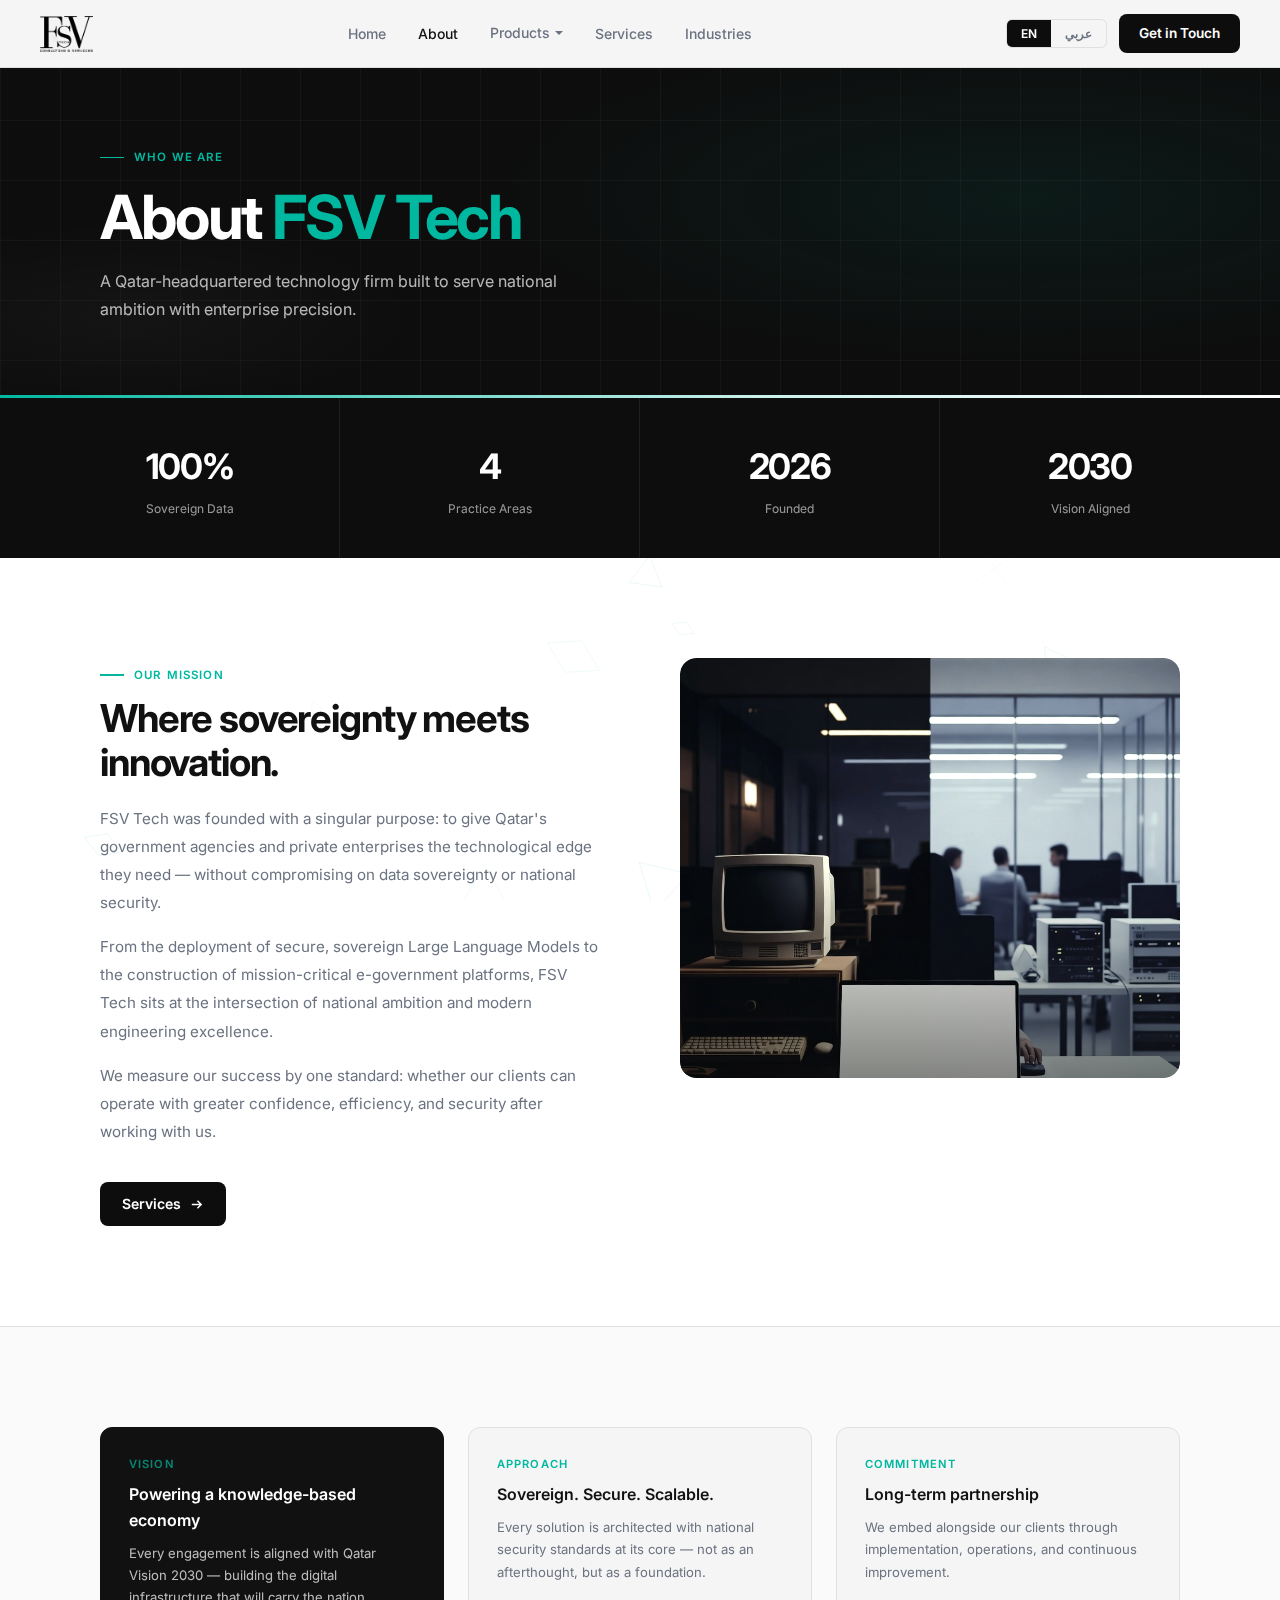
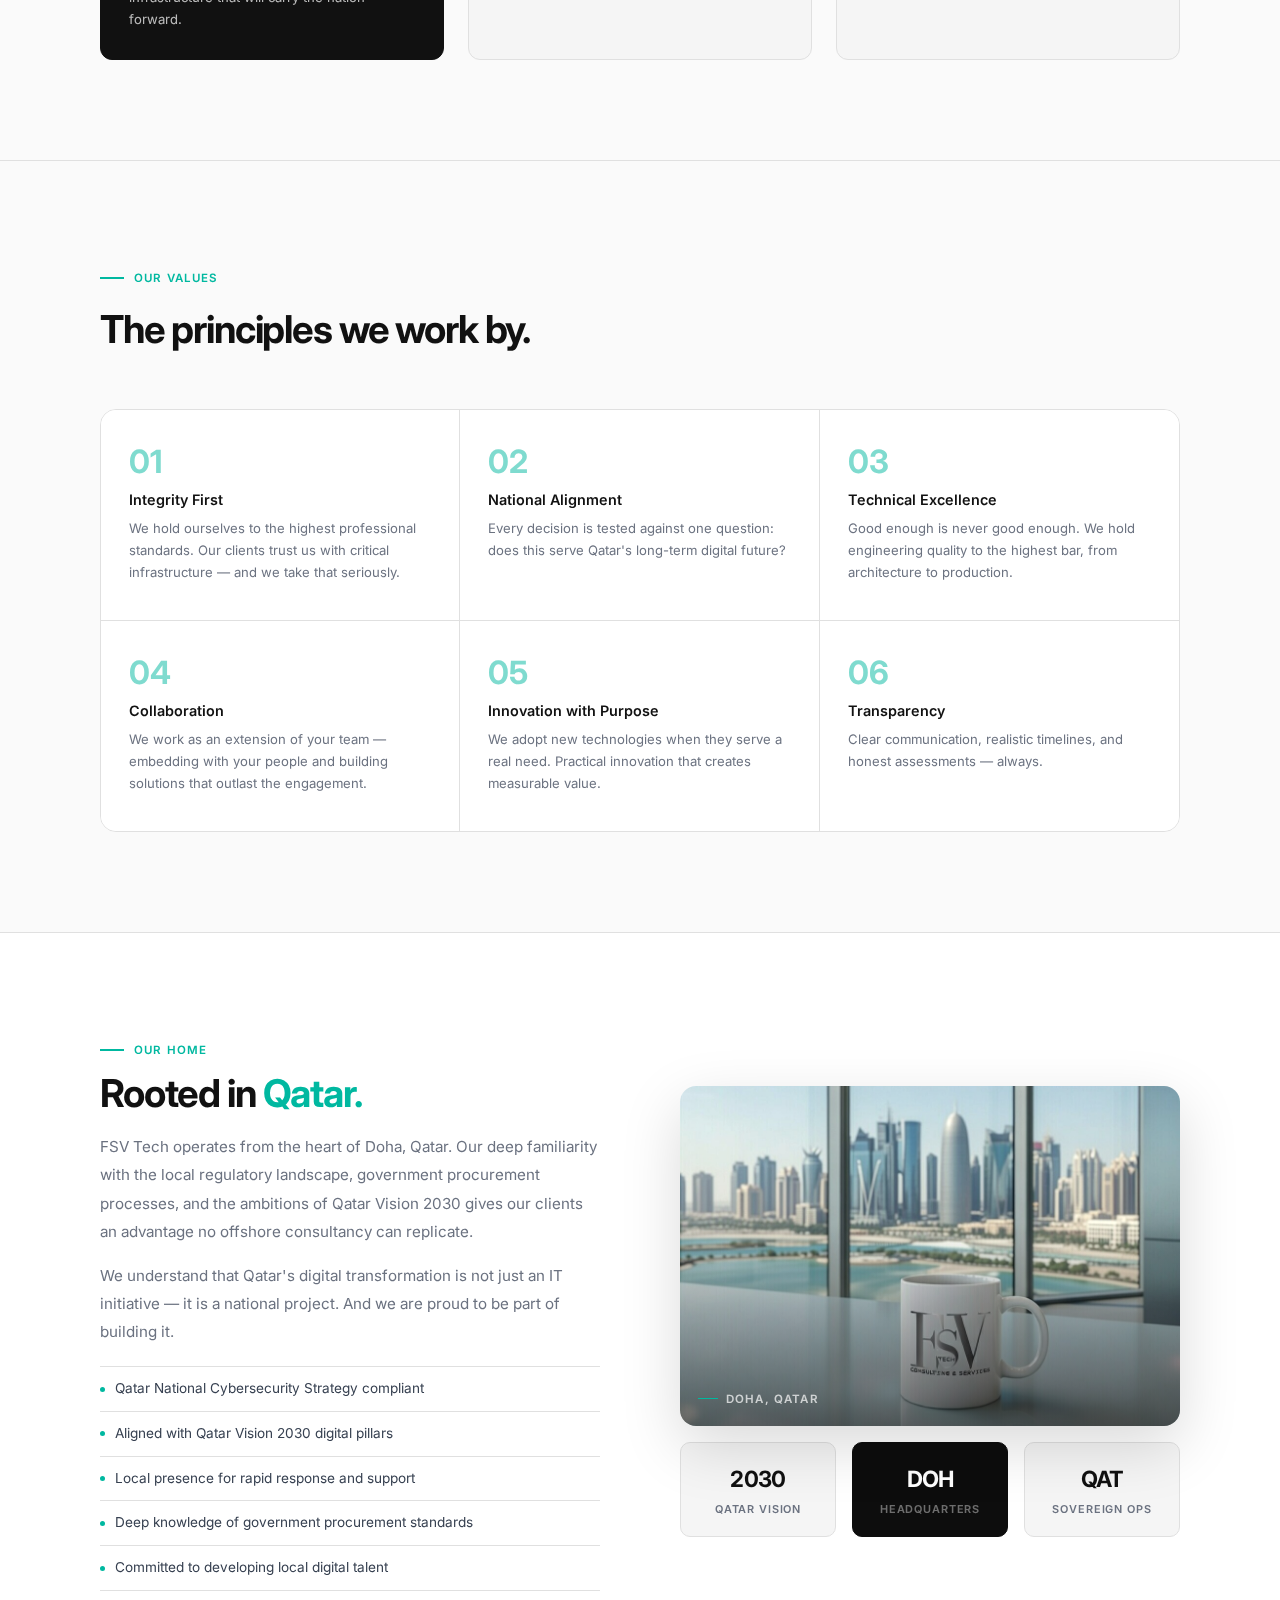
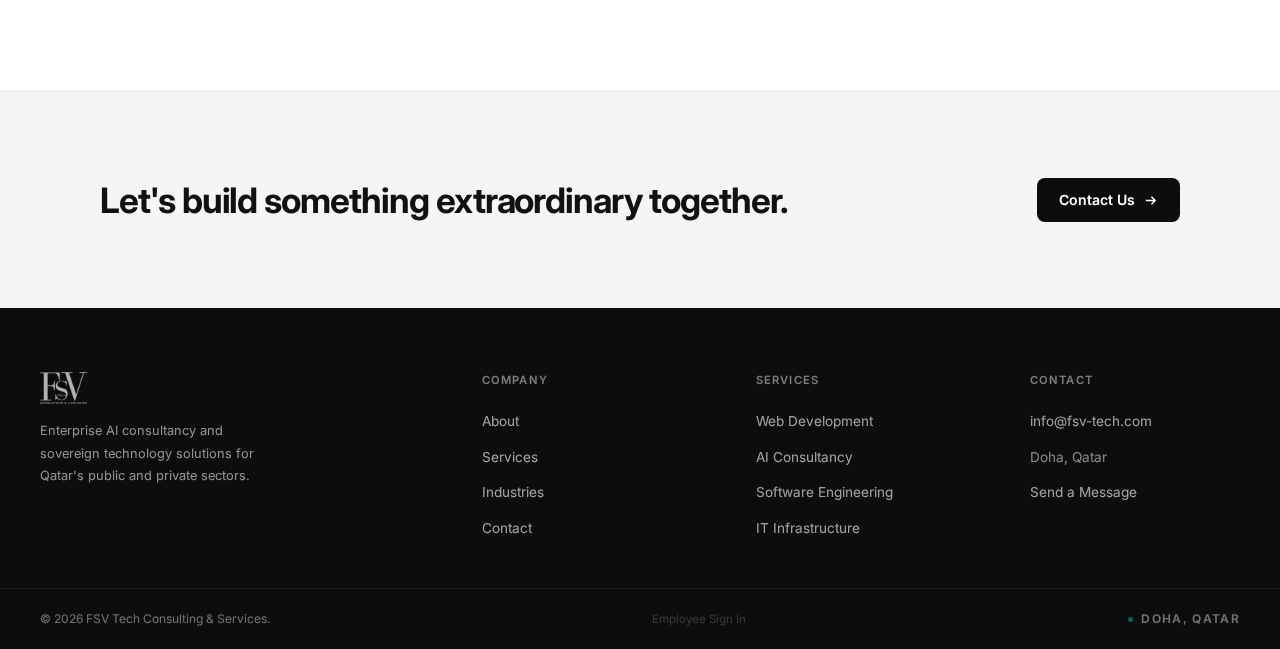
<file: about.html>
<!DOCTYPE html>
<html lang="en">
<head>
<meta charset="UTF-8"/>
<meta name="viewport" content="width=device-width, initial-scale=1.0"/>
<meta name="description" content="Learn about FSV Tech — a Qatar-headquartered technology firm delivering sovereign AI and enterprise solutions aligned with Qatar Vision 2030."/>
<meta name="robots" content="index, follow"/>
<link rel="icon" type="image/svg+xml" href="images/logo.svg"/>
<link rel="alternate icon" href="images/logo.png"/>
<meta property="og:type" content="website"/>
<meta property="og:title" content="About FSV Tech"/>
<meta property="og:description" content="Learn about FSV Tech — a Qatar-headquartered technology firm delivering sovereign AI and enterprise solutions aligned with Qatar Vision 2030."/>
<meta property="og:url" content="https://fsv-tech.github.io/fsv-tech/about.html"/>
<meta property="og:image" content="https://fsv-tech.github.io/fsv-tech/images/doha-skyline.jpg"/>
<meta property="og:site_name" content="FSV Tech"/>
<meta name="twitter:card" content="summary_large_image"/>
<meta name="twitter:title" content="About FSV Tech"/>
<meta name="twitter:description" content="Learn about FSV Tech — a Qatar-headquartered technology firm delivering sovereign AI and enterprise solutions aligned with Qatar Vision 2030."/>
<title>About — FSV Tech</title>
<link rel="stylesheet" href="style.css"/>
<style>
.about-grid { display: grid; grid-template-columns: 1fr 1fr; gap: 80px; align-items: start; }
.about-text p { font-size: 0.95rem; line-height: 1.85; color: var(--muted); margin-bottom: 16px; }
.about-cards { display: flex; flex-direction: column; gap: 8px; position: sticky; top: 88px; }
.a-card { background: var(--light); border: 1px solid var(--border); border-radius: 12px; padding: 28px; transition: background .5s ease, border-color .5s ease, color .5s ease; }

.a-card.accent { background: var(--ink); border-color: var(--ink); }
.a-card-ey { font-size: 0.7rem; font-weight: 600; letter-spacing: 0.1em; text-transform: uppercase; color: var(--teal); margin-bottom: 8px; }
.a-card.accent .a-card-ey { color: rgba(0,184,160,.7); }
.a-card h3 { font-size: 1rem; font-weight: 600; color: var(--ink); margin-bottom: 8px; }
.a-card.accent h3 { color: #fff; }
.a-card p { font-size: 0.82rem; line-height: 1.7; color: var(--muted); }
.a-card.accent p { color: rgba(255,255,255,.72); }

.val-grid { display: grid; grid-template-columns: repeat(3, 1fr); border: 1px solid var(--border); border-radius: 16px; overflow: hidden; margin-top: 3rem; }
.val-card { background: #fff; padding: 36px 28px; border-right: 1px solid var(--border); border-bottom: 1px solid var(--border); transition: background .2s; }

.val-card:nth-child(3n) { border-right: none; }
.val-card:nth-last-child(-n+3) { border-bottom: none; }
.val-n { font-size: 2rem; font-weight: 700; color: rgba(0,184,160,.5); line-height: 1; margin-bottom: 10px; }
.val-card h4 { font-size: 0.9rem; font-weight: 600; color: var(--ink); margin-bottom: 6px; }
.val-card p { font-size: 0.82rem; line-height: 1.7; color: var(--muted); }

.qatar-grid { display: grid; grid-template-columns: 1fr 1fr; gap: 80px; align-items: center; }
.qatar-text p { font-size: 0.95rem; line-height: 1.85; color: var(--muted); margin-bottom: 16px; }
.v-item { display: flex; align-items: center; gap: 10px; padding: 11px 0; border-bottom: 1px solid var(--border); font-size: 0.85rem; color: var(--body); }
.v-item:first-child { border-top: 1px solid var(--border); }
.v-dot { width: 5px; height: 5px; border-radius: 50%; background: var(--teal); flex-shrink: 0; }
.qatar-vis { display: flex; flex-direction: column; gap: 8px; }
.qatar-stats { display: grid; grid-template-columns: repeat(3,1fr); gap: 8px; }
.qs-box { background: var(--light); border: 1px solid var(--border); border-radius: 10px; padding: 22px; text-align: center; }
.qs-box.accent { background: var(--ink); border-color: var(--ink); }
.qs-num { font-size: 1.6rem; font-weight: 700; color: var(--ink); letter-spacing: -0.03em; }
.qs-box.accent .qs-num { color: #fff; }
.qs-lbl { font-size: 0.7rem; font-weight: 600; letter-spacing: 0.08em; text-transform: uppercase; color: var(--subtle); margin-top: 4px; }
.qs-box.accent .qs-lbl { color: rgba(255,255,255,.4); }
.qatar-flag { height: 140px; border-radius: 10px; overflow: hidden; border: 1px solid var(--border); display: flex; }
.qf-white { width: 30%; background: var(--light); }
.qf-maroon { flex: 1; background: var(--ink); display: flex; align-items: center; justify-content: center; }
.qf-ar { font-size: 2.5rem; color: rgba(0,184,160,.2); font-family: var(--sans-ar); }

.cta-row { background: var(--light); border-top: 1px solid var(--border); padding: 80px 0; }
.cta-row-inner { max-width: var(--max); margin: 0 auto; padding: 0 40px; display: flex; align-items: center; justify-content: space-between; gap: 40px; flex-wrap: wrap; }
.cta-row h2 { font-size: clamp(1.6rem,3vw,2.2rem); font-weight: 700; color: var(--ink); letter-spacing: -0.03em; }

@media(max-width: 960px) {
  .about-grid, .qatar-grid { grid-template-columns: 1fr; gap: 40px; }
  .about-cards { position: static; }
  .pillars-grid { grid-template-columns: 1fr !important; }
  .val-grid { grid-template-columns: 1fr 1fr; }
  .cta-row { padding: 56px 0; }
  .cta-row-inner { flex-direction: column; align-items: flex-start; padding: 0 20px; gap: 24px; }
  .cta-row-inner .btn { width: 100%; justify-content: center; }
  .qatar-flag { height: auto; min-height: 100px; }
  .qatar-stats { grid-template-columns: repeat(3,1fr) !important; gap: 6px !important; }
}
@media(max-width: 560px) {
  .val-grid { grid-template-columns: 1fr; }
  .val-card { padding: 24px 20px; }
  .qatar-stats { grid-template-columns: 1fr !important; }
  .a-card { padding: 20px; }
}

/* ABOUT IMAGE STYLES */
.about-hero-img {
  position: relative; overflow: hidden; height: 420px;
  border-radius: 16px; flex-shrink: 0;
}
.about-hero-img img {
  width: 100%; height: 100%; object-fit: cover; object-position: center;
  border-radius: 16px;
  filter: grayscale(20%) contrast(1.05);
  transition: transform .6s ease, filter .6s ease;
}
.about-hero-img:hover img { transform: scale(1.03); filter: grayscale(0%) contrast(1.05); }
.about-hero-img::after {
  content: ''; position: absolute; inset: 0; border-radius: 16px;
  background: linear-gradient(180deg, transparent 50%, rgba(10,10,10,.5) 100%);
  pointer-events: none;
}
.qatar-img-box {
  position: relative; border-radius: 16px; overflow: hidden;
  box-shadow: 0 20px 60px rgba(0,0,0,.15);
}
.qatar-img-box img {
  width: 100%; height: 340px; object-fit: cover; object-position: center 35%;
  display: block;
  filter: grayscale(15%) contrast(1.05);
  transition: transform .6s ease;
}
.qatar-img-box:hover img { transform: scale(1.03); }
.qatar-img-box::after {
  content: ''; position: absolute; inset: 0;
  background: linear-gradient(180deg, transparent 40%, rgba(10,10,10,.6) 100%);
  pointer-events: none;
}
.qatar-img-label {
  position: absolute; bottom: 18px; left: 18px; z-index: 2;
  font-size: 0.72rem; font-weight: 600; letter-spacing: 0.1em; text-transform: uppercase;
  color: rgba(255,255,255,.7);
  display: flex; align-items: center; gap: 8px;
}
.qatar-img-label::before { content: ''; width: 20px; height: 1px; background: var(--teal); }


</style>
<link rel="canonical" href="https://fsv-tech.github.io/fsv-tech/about.html"/>
</head>
<body>
<canvas id="bg-geo"></canvas>
<script>
(function(){
  const cv = document.getElementById('bg-geo');
  const cx = cv.getContext('2d');
  let W, H;

  // Detect if page is dark or light
  const isDark = () => document.body && getComputedStyle(document.body).backgroundColor.includes('13,13,13') || 
    document.body.style.background === '#0d0d0d';

  function resize(){ W = cv.width = window.innerWidth; H = cv.height = window.innerHeight; }
  window.addEventListener('resize', resize); resize();

  // Shape types: triangle, line, diamond, cross
  const SHAPES = 28;
  const shapes = Array.from({length: SHAPES}, (_, i) => ({
    type: i % 4,           // 0=tri, 1=line, 2=diamond, 3=cross
    x: Math.random() * W,
    y: Math.random() * H,
    size: 8 + Math.random() * 22,
    vx: (Math.random() - 0.5) * 0.22,
    vy: (Math.random() - 0.5) * 0.22,
    rot: Math.random() * Math.PI * 2,
    vrot: (Math.random() - 0.5) * 0.004,
    alpha: 0.04 + Math.random() * 0.07
  }));

  function drawTri(x, y, s, a){
    cx.beginPath();
    cx.moveTo(x, y - s);
    cx.lineTo(x + s * 0.866, y + s * 0.5);
    cx.lineTo(x - s * 0.866, y + s * 0.5);
    cx.closePath();
    cx.strokeStyle = `rgba(0,184,160,${a})`;
    cx.lineWidth = 0.8;
    cx.stroke();
  }
  function drawLine(x, y, s, rot, a){
    cx.beginPath();
    cx.moveTo(x - Math.cos(rot)*s*1.4, y - Math.sin(rot)*s*1.4);
    cx.lineTo(x + Math.cos(rot)*s*1.4, y + Math.sin(rot)*s*1.4);
    cx.strokeStyle = `rgba(0,184,160,${a * 0.7})`;
    cx.lineWidth = 0.7;
    cx.stroke();
  }
  function drawDiamond(x, y, s, a){
    cx.beginPath();
    cx.moveTo(x, y - s);
    cx.lineTo(x + s * 0.6, y);
    cx.lineTo(x, y + s);
    cx.lineTo(x - s * 0.6, y);
    cx.closePath();
    cx.strokeStyle = `rgba(0,184,160,${a})`;
    cx.lineWidth = 0.8;
    cx.stroke();
  }
  function drawCross(x, y, s, a){
    cx.strokeStyle = `rgba(0,184,160,${a * 0.6})`;
    cx.lineWidth = 0.7;
    cx.beginPath(); cx.moveTo(x - s, y); cx.lineTo(x + s, y); cx.stroke();
    cx.beginPath(); cx.moveTo(x, y - s); cx.lineTo(x, y + s); cx.stroke();
  }

  function frame(){
    cx.clearRect(0, 0, W, H);
    for(const s of shapes){
      cx.save();
      cx.translate(s.x, s.y);
      cx.rotate(s.rot);
      switch(s.type){
        case 0: drawTri(0, 0, s.size, s.alpha); break;
        case 1: drawLine(0, 0, s.size, 0, s.alpha); break;
        case 2: drawDiamond(0, 0, s.size, s.alpha); break;
        case 3: drawCross(0, 0, s.size, s.alpha); break;
      }
      cx.restore();
      s.x += s.vx; s.y += s.vy; s.rot += s.vrot;
      if(s.x < -40) s.x = W + 40; else if(s.x > W + 40) s.x = -40;
      if(s.y < -40) s.y = H + 40; else if(s.y > H + 40) s.y = -40;
    }
    requestAnimationFrame(frame);
  }
  frame();
})();
</script>


<a href="#main-content" class="skip-link">Skip to main content</a>
<nav id="nav">
  <div class="nav-inner">
    <a href="home.html" class="nav-logo"><img src="images/logo.png" alt="FSV Tech"/></a>
    <ul class="nav-links">
      <li><a href="home.html" data-t="nav_home">Home</a></li>
      <li><a href="about.html" data-t="nav_about">About</a></li>
      <li class="nav-has-dropdown">
        <a href="products.html" data-t="nav_products">Products</a>
        <div class="nav-dropdown">
          <div class="nav-dropdown-inner">
            <a href="products.html"><span class="nav-dropdown-dot"></span><span>Products Overview</span></a>
            <a href="partner-portal.html"><span class="nav-dropdown-dot"></span><span data-t="pp_nav_item">FSV Partner Portal</span></a>
          </div>
        </div>
      </li>
      <li><a href="services.html" data-t="nav_services">Services</a></li>
      <li><a href="industries.html" data-t="nav_industries">Industries</a></li>
    </ul>
    <div class="nav-right">
      <div class="lang-toggle">
        <button class="lang-btn active" data-lang="en">EN</button>
        <button class="lang-btn" data-lang="ar">عربي</button>
      </div>
      <a href="contact.html" class="nav-cta" data-t="nav_cta">Get in Touch</a>
    </div>
    <button class="hamburger" id="hamburger" aria-label="Toggle navigation menu" aria-expanded="false"><span></span><span></span><span></span></button>
  </div>
</nav>
<div class="mobile-menu" id="mobileMenu">
  <a href="home.html" data-t="nav_home">Home</a>
  <a href="about.html" data-t="nav_about">About</a>
  <a href="products.html" data-t="nav_products">Products</a>
  <a href="partner-portal.html" class="mob-sub" data-t="pp_nav_item">FSV Partner Portal</a>
  <a href="services.html" data-t="nav_services">Services</a>
  <a href="industries.html" data-t="nav_industries">Industries</a>
  <a href="contact.html" class="mob-cta" data-t="nav_cta">Get in Touch</a>
  <div class="mobile-lang">
    <button class="mob-lang-btn active" data-lang="en">English</button>
    <button class="mob-lang-btn" data-lang="ar">عربي</button>
  </div>
</div>
</div>

</div>

<div class="page-banner" id="main-content">
  <div class="wrap">
    <div class="eyebrow" style="margin-bottom:18px"><span data-t="about_banner_ey">Who We Are</span></div>
    <h1><span class="h1-prefix" data-t="about_banner_h">About </span><em>FSV Tech</em></h1>
    <p><span data-t="about_banner_p">A Qatar-headquartered technology firm built to serve national ambition with enterprise precision.</span></p>
  </div>
</div>

<!-- TEAL ACCENT LINE -->
<div style="height:3px;background:linear-gradient(90deg,var(--teal) 0%,rgba(0,184,160,.2) 60%,transparent 100%);"></div>

<!-- VISUAL STATS ROW -->
<div class="stat-strip">
  <div class="stat-strip-inner">
    <div class="stat-item"><div class="stat-num" data-t="num_100pct">100<span>%</span></div><div class="stat-lbl" data-t="home_stat1_l">Sovereign Data</div></div>
    <div class="stat-item"><div class="stat-num" data-t="num_4">4</div><div class="stat-lbl" data-t="home_stat2_l">Practice Areas</div></div>
    <div class="stat-item"><div class="stat-num" data-t="num_2026">2026</div><div class="stat-lbl" data-t="home_stat3_l">Founded</div></div>
    <div class="stat-item"><div class="stat-num" data-t="num_2030">2030</div><div class="stat-lbl" data-t="home_stat4_l">Vision Aligned</div></div>
  </div>
</div>

<section class="section">
  <div class="wrap">
    <div class="about-grid">
      <div class="about-text fade">
        <div class="eyebrow" style="margin-bottom:12px"><span data-t="about_s1_ey">Our Mission</span></div>
        <h2 style="font-size:clamp(1.8rem,3vw,2.4rem);font-weight:700;color:var(--ink);letter-spacing:-0.03em;margin-bottom:20px;line-height:1.15;"><span data-t="about_s1_h">Where sovereignty meets innovation.</span></h2>
        <p><span data-t="about_s1_p1">FSV Tech was founded with a singular purpose: to give Qatar's government agencies and private enterprises the technological edge they need — without compromising on data sovereignty or national security.</span></p>
        <p><span data-t="about_s1_p2">From the deployment of secure, sovereign Large Language Models to the construction of mission-critical e-government platforms, FSV Tech sits at the intersection of national ambition and modern engineering excellence.</span></p>
        <p><span data-t="about_s1_p3">We measure our success by one standard: whether our clients can operate with greater confidence, efficiency, and security after working with us.</span></p>
        <a href="services.html" class="btn btn-primary" style="margin-top:20px"><span data-t="nav_services">Services</span><svg viewBox="0 0 16 16" fill="none" stroke="currentColor" stroke-width="1.5"><path d="M3 8h10M9 4l4 4-4 4"/></svg></a>
      </div>
      <div class="about-cards fade d2">
        <div class="about-hero-img">
          <img loading="lazy" src="images/team-office.jpg" alt="FSV Tech Team in Doha"/>
        </div>
      </div>
    </div>
  </div>
</section>

<!-- VISION / APPROACH / COMMITMENT CARDS -->
<section class="section" style="background:var(--lighter);border-top:1px solid var(--border);">
  <div class="wrap">
    <div class="pillars-grid" style="display:grid;grid-template-columns:repeat(3,1fr);gap:24px;">
      <div class="a-card accent fade d1">
        <div class="a-card-ey" data-t="about_c1_ey">Vision</div>
        <h3><span data-t="about_c1_h">Powering a knowledge-based economy</span></h3>
        <p><span data-t="about_c1_p">Every engagement is aligned with Qatar Vision 2030 — building the digital infrastructure that will carry the nation forward.</span></p>
      </div>
      <div class="a-card fade d2">
        <div class="a-card-ey" data-t="about_c2_ey">Approach</div>
        <h3><span data-t="about_c2_h">Sovereign. Secure. Scalable.</span></h3>
        <p><span data-t="about_c2_p">Every solution is architected with national security standards at its core — not as an afterthought, but as a foundation.</span></p>
      </div>
      <div class="a-card fade d3">
        <div class="a-card-ey" data-t="about_c3_ey">Commitment</div>
        <h3><span data-t="about_c3_h">Long-term partnership</span></h3>
        <p><span data-t="about_c3_p">We embed alongside our clients through implementation, operations, and continuous improvement.</span></p>
      </div>
    </div>
  </div>
</section>

<section class="section" style="background:var(--lighter);border-top:1px solid var(--border);">
  <div class="wrap">
    <div class="fade" style="margin-bottom:8px">
      <div class="eyebrow" style="margin-bottom:12px"><span data-t="about_val_ey">Our Values</span></div>
      <h2 style="font-size:clamp(1.8rem,3vw,2.4rem);font-weight:700;color:var(--ink);letter-spacing:-0.03em;"><span data-t="about_val_h">The principles we work by.</span></h2>
    </div>
    <div class="val-grid fade d1">
      <div class="val-card"><div class="val-n" data-t="num_01">01</div><h4><span data-t="about_v1_t">Integrity First</span></h4><p><span data-t="about_v1_d">We hold ourselves to the highest professional standards. Our clients trust us with critical infrastructure — and we take that seriously.</span></p></div>
      <div class="val-card"><div class="val-n" data-t="num_02">02</div><h4><span data-t="about_v2_t">National Alignment</span></h4><p><span data-t="about_v2_d">Every decision is tested against one question: does this serve Qatar's long-term digital future?</span></p></div>
      <div class="val-card"><div class="val-n" data-t="num_03">03</div><h4><span data-t="about_v3_t">Technical Excellence</span></h4><p><span data-t="about_v3_d">Good enough is never good enough. We hold engineering quality to the highest bar, from architecture to production.</span></p></div>
      <div class="val-card"><div class="val-n" data-t="num_04">04</div><h4><span data-t="about_v4_t">Collaboration</span></h4><p><span data-t="about_v4_d">We work as an extension of your team — embedding with your people and building solutions that outlast the engagement.</span></p></div>
      <div class="val-card"><div class="val-n" data-t="num_05">05</div><h4><span data-t="about_v5_t">Innovation with Purpose</span></h4><p><span data-t="about_v5_d">We adopt new technologies when they serve a real need. Practical innovation that creates measurable value.</span></p></div>
      <div class="val-card"><div class="val-n" data-t="num_06">06</div><h4><span data-t="about_v6_t">Transparency</span></h4><p><span data-t="about_v6_d">Clear communication, realistic timelines, and honest assessments — always.</span></p></div>
    </div>
  </div>
</section>

<section class="section" style="border-top:1px solid var(--border);">
  <div class="wrap">
    <div class="qatar-grid">
      <div class="qatar-text fade">
        <div class="eyebrow" style="margin-bottom:12px"><span data-t="about_qatar_ey">Our Home</span></div>
        <h2 style="font-size:clamp(1.8rem,3vw,2.4rem);font-weight:700;color:var(--ink);letter-spacing:-0.03em;margin-bottom:18px;line-height:1.15;"><span data-t="about_qatar_h">Rooted in</span> <em style="font-style:normal;color:var(--teal);" data-t="about_qatar_em">Qatar.</em></h2>
        <p><span data-t="about_qatar_p1">FSV Tech operates from the heart of Doha, Qatar. Our deep familiarity with the local regulatory landscape, government procurement processes, and the ambitions of Qatar Vision 2030 gives our clients an advantage no offshore consultancy can replicate.</span></p>
        <p><span data-t="about_qatar_p2">We understand that Qatar's digital transformation is not just an IT initiative — it is a national project. And we are proud to be part of building it.</span></p>
        <div style="margin-top:20px">
          <div class="v-item"><span class="v-dot"></span><span data-t="about_vl1">Qatar National Cybersecurity Strategy compliant</span></div>
          <div class="v-item"><span class="v-dot"></span><span data-t="about_vl2">Aligned with Qatar Vision 2030 digital pillars</span></div>
          <div class="v-item"><span class="v-dot"></span><span data-t="about_vl3">Local presence for rapid response and support</span></div>
          <div class="v-item"><span class="v-dot"></span><span data-t="about_vl4">Deep knowledge of government procurement standards</span></div>
          <div class="v-item"><span class="v-dot"></span><span data-t="about_vl5">Committed to developing local digital talent</span></div>
        </div>
      </div>
      <div class="fade d2">
        <div class="qatar-img-box">
          <img loading="lazy" src="images/doha-skyline.jpg" alt="Doha, Qatar — FSV Tech Headquarters"/>
          <div class="qatar-img-label">Doha, Qatar</div>
        </div>
        <div class="qatar-stats" style="display:grid;grid-template-columns:repeat(3,1fr);gap:16px;margin-top:16px;">
          <div class="qs-box" style="background:var(--light);border:1px solid var(--border);border-radius:10px;padding:18px;text-align:center;"><div class="qs-num" style="font-size:1.4rem;font-weight:700;color:var(--ink);letter-spacing:-0.03em;" data-t="about_qs1_n">2030</div><div class="qs-lbl" style="font-size:0.68rem;font-weight:600;letter-spacing:0.08em;text-transform:uppercase;color:var(--grey);margin-top:4px;" data-t="about_qs1_l">Qatar Vision</div></div>
          <div class="qs-box" style="background:var(--black);border:1px solid var(--black);border-radius:10px;padding:18px;text-align:center;"><div class="qs-num" style="font-size:1.4rem;font-weight:700;color:#fff;letter-spacing:-0.03em;" data-t="about_qs2_n">DOH</div><div class="qs-lbl" style="font-size:0.68rem;font-weight:600;letter-spacing:0.08em;text-transform:uppercase;color:rgba(255,255,255,.4);margin-top:4px;" data-t="about_qs2_l">Headquarters</div></div>
          <div class="qs-box" style="background:var(--light);border:1px solid var(--border);border-radius:10px;padding:18px;text-align:center;"><div class="qs-num" style="font-size:1.4rem;font-weight:700;color:var(--ink);letter-spacing:-0.03em;" data-t="about_qs3_n">QAT</div><div class="qs-lbl" style="font-size:0.68rem;font-weight:600;letter-spacing:0.08em;text-transform:uppercase;color:var(--grey);margin-top:4px;" data-t="about_qs3_l">Sovereign Ops</div></div>
        </div>
      </div>
    </div>
  </div>
</section>

<div class="cta-row">
  <div class="cta-row-inner fade">
    <h2><span data-t="about_cta_h">Let's build something extraordinary together.</span></h2>
    <a href="contact.html" class="btn btn-primary"><span data-t="about_cta_b">Contact Us</span><svg viewBox="0 0 16 16" fill="none" stroke="currentColor" stroke-width="1.5"><path d="M3 8h10M9 4l4 4-4 4"/></svg></a>
  </div>
</div>

<footer>
  <div class="footer-grid">
    <div class="footer-brand"><img src="images/logo.png" alt="FSV Tech"/><p><span data-t="footer_tagline">Enterprise AI consultancy and sovereign technology solutions for Qatar's public and private sectors.</span></p></div>
    <div class="footer-col"><h5 data-t="footer_col1_h">Company</h5><ul><li><a href="about.html" data-t="nav_about">About</a></li><li><a href="services.html" data-t="nav_services">Services</a></li><li><a href="industries.html" data-t="nav_industries">Industries</a></li><li><a href="contact.html" data-t="nav_contact">Contact</a></li></ul></div>
    <div class="footer-col footer-nav-col"><h5 data-t="footer_col2_h">Services</h5><ul><li><a href="services.html#web" data-t="home_s2_0_title">Web Development</a></li><li><a href="services.html#ai" data-t="home_s2_1_title">AI Consultancy</a></li><li><a href="services.html#software" data-t="home_s2_2_title">Software Engineering</a></li><li><a href="services.html#infra" data-t="home_s2_3_title">IT Infrastructure</a></li></ul></div>
    <div class="footer-col"><h5 data-t="footer_col3_h">Contact</h5><ul><li><a href="/cdn-cgi/l/email-protection#4a23242c250a2c393c673e2f292264292527" data-t="con_mail_v"><span class="__cf_email__" data-cfemail="aac3c4ccc5eaccd9dc87decfc9c284c9c5c7">[email&#160;protected]</span></a></li><li><span data-t="footer_location">Doha, Qatar</span></li><li><a href="contact.html" data-t="footer_msg">Send a Message</a></li></ul></div>
  </div>
  <div class="footer-bottom">
    <span data-t="footer_copy">&#169; 2026 FSV Tech Consulting &amp; Services.</span>
    <a href="signin.html" style="font-size:0.72rem;color:rgba(255,255,255,0.18);text-decoration:none;transition:color .2s;" onmouseover="this.style.color='rgba(255,255,255,0.45)'" onmouseout="this.style.color='rgba(255,255,255,0.18)'">Employee Sign In</a><div class="qatar-mark"><span class="qatar-pip"></span><span data-t="footer_location">Doha, Qatar</span></div>
  </div>
</footer>
<script src="main.js"></script>
<script>
// Auto-cycle Vision/Approach/Commitment cards
(function(){
  const cards = document.querySelectorAll('.pillars-grid .a-card');
  if(!cards.length) return;
  let current = 0;
  function activate(i){
    cards.forEach((c,idx)=>{
      const on = idx === i;
      c.classList.toggle('accent', on);
      const ey = c.querySelector('.a-card-ey');
      const h3 = c.querySelector('h3');
      const p  = c.querySelector('p');
      if(ey) ey.style.color = on ? 'rgba(0,184,160,.7)' : '';
      if(h3) h3.style.color = on ? '#fff' : '';
      if(p)  p.style.color  = on ? 'rgba(255,255,255,.72)' : '';
    });
    current = i;
  }
  setInterval(()=>{ activate((current+1) % cards.length); }, 2800);
})();
</script>
</body>
</html>
</file>
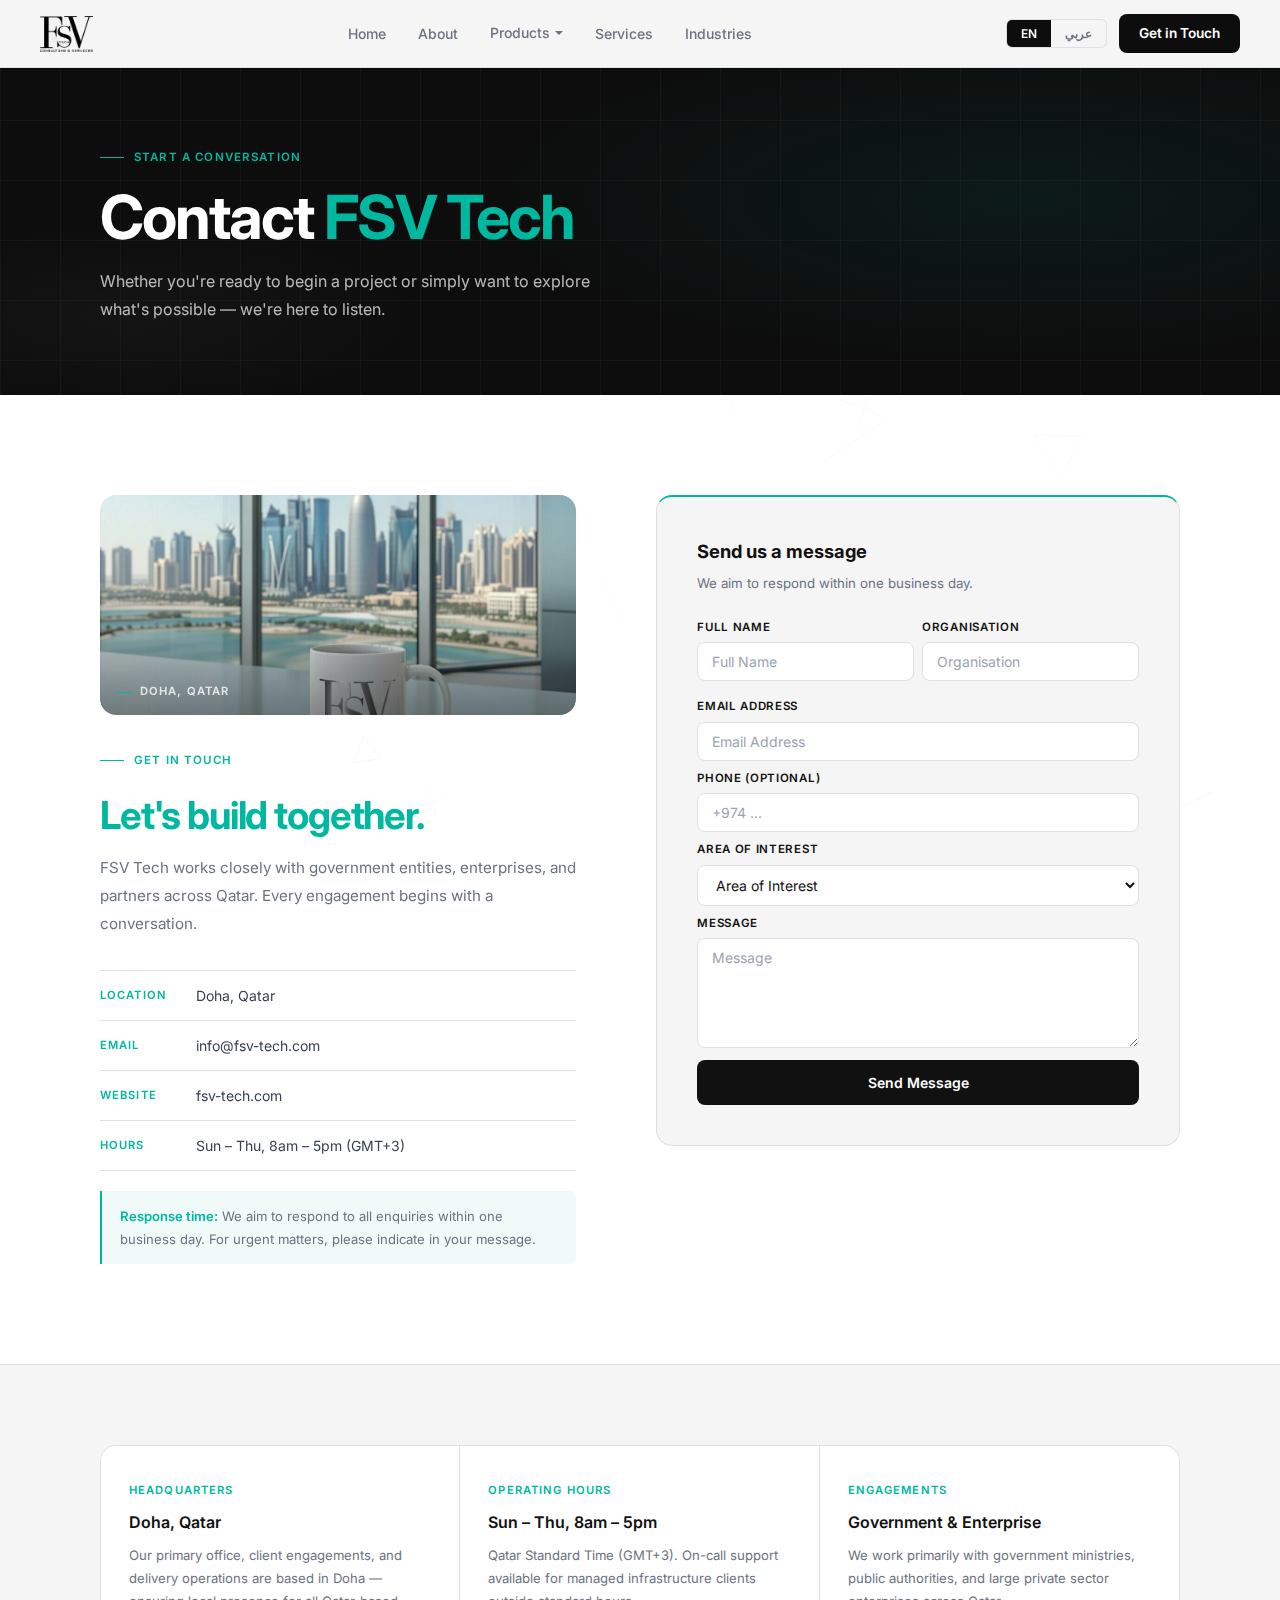
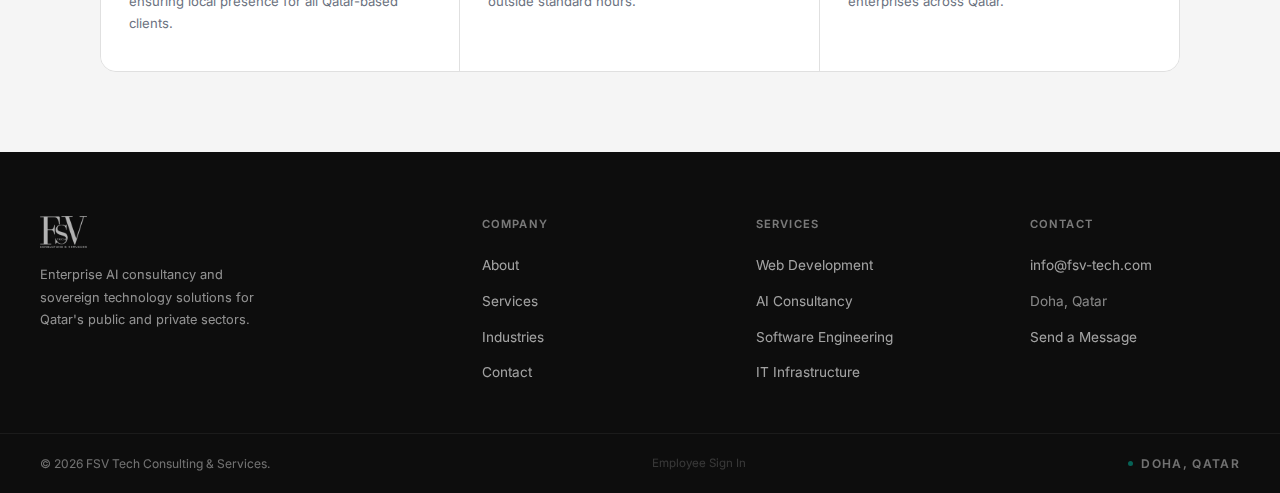
<file: contact.html>
<!DOCTYPE html>
<html lang="en">
<head>
<meta charset="UTF-8"/>
<meta name="viewport" content="width=device-width, initial-scale=1.0"/>
<meta name="description" content="Get in touch with FSV Tech in Doha, Qatar. Contact us for AI consultancy, software engineering, web development, or IT infrastructure inquiries."/>
<meta name="robots" content="index, follow"/>
<link rel="icon" type="image/svg+xml" href="images/logo.svg"/>
<link rel="alternate icon" href="images/logo.png"/>
<meta property="og:type" content="website"/>
<meta property="og:title" content="Contact — FSV Tech"/>
<meta property="og:description" content="Get in touch with FSV Tech in Doha, Qatar. Contact us for AI consultancy, software engineering, web development, or IT infrastructure inquiries."/>
<meta property="og:url" content="https://fsv-tech.github.io/fsv-tech/contact.html"/>
<meta property="og:image" content="https://fsv-tech.github.io/fsv-tech/images/doha-skyline.jpg"/>
<meta property="og:site_name" content="FSV Tech"/>
<meta name="twitter:card" content="summary_large_image"/>
<meta name="twitter:title" content="Contact — FSV Tech"/>
<meta name="twitter:description" content="Get in touch with FSV Tech in Doha, Qatar. Contact us for AI consultancy, software engineering, web development, or IT infrastructure inquiries."/>
<title>Contact — FSV Tech</title>
<link rel="stylesheet" href="style.css"/>
<style>
.con-layout { display: grid; grid-template-columns: 1fr 1.1fr; gap: 80px; align-items: start; }
.con-h { font-size: clamp(1.8rem, 3vw, 2.4rem); font-weight: 700; color: var(--ink); letter-spacing: -0.03em; margin: 12px 0 18px; line-height: 1.1; }
.con-h em { font-style: normal; color: var(--teal); }
.con-p { font-size: 0.95rem; line-height: 1.85; color: var(--muted); margin-bottom: 2rem; }

.detail-row { display: flex; align-items: flex-start; gap: 16px; padding: 14px 0; border-bottom: 1px solid var(--border); }
.detail-row:first-child { border-top: 1px solid var(--border); }
.d-label { font-size: 0.7rem; font-weight: 600; letter-spacing: 0.1em; text-transform: uppercase; color: var(--teal); min-width: 80px; margin-top: 2px; }
.d-val { font-size: 0.875rem; color: var(--body); line-height: 1.5; }
.d-val a { color: var(--body); transition: color .15s; }
.d-val a:hover { color: var(--teal); }

.notice { background: rgba(0,184,160,.06); border-left: 2px solid var(--teal); padding: 14px 18px; margin-top: 20px; border-radius: 0 6px 6px 0; }
body.ar .notice { border-left: none; border-right: 2px solid var(--teal); border-radius: 6px 0 0 6px; }
.notice p { font-size: 0.82rem; line-height: 1.7; color: var(--muted); }
.notice strong { color: var(--teal); font-weight: 600; }

.form-box { background: var(--light); border: 1px solid var(--border); border-radius: 16px; padding: 40px; position: sticky; top: 88px; border-top: 2px solid var(--teal); }
.form-box h3 { font-size: 1.15rem; font-weight: 700; color: var(--ink); margin-bottom: 6px; }
.form-box > p { font-size: 0.83rem; color: var(--muted); margin-bottom: 24px; }
.f-row { display: grid; grid-template-columns: 1fr 1fr; gap: 8px; margin-bottom: 8px; }
.f-group { display: flex; flex-direction: column; margin-bottom: 8px; }
.f-group label { font-size: 0.72rem; font-weight: 600; letter-spacing: 0.06em; text-transform: uppercase; color: var(--ink); margin-bottom: 6px; }
.f-group input, .f-group select, .f-group textarea {
  background: #fff; border: 1px solid var(--border); border-radius: 8px;
  color: var(--ink); font-family: var(--sans); font-size: 0.875rem;
  padding: 10px 14px; outline: none; width: 100%;
  transition: border-color .2s;
}
.f-group input:focus, .f-group select:focus, .f-group textarea:focus { border-color: var(--teal); }
.f-group input::placeholder, .f-group textarea::placeholder { color: var(--subtle); }
.f-group textarea { min-height: 110px; resize: vertical; }
.f-group select option { background: #fff; color: var(--ink); }
.submit-btn {
  width: 100%; background: var(--ink); color: #fff; border: none;
  font-family: var(--sans); font-size: 0.875rem; font-weight: 600;
  padding: 14px; border-radius: 8px; margin-top: 4px;
  cursor: pointer; transition: opacity .2s;
}
.submit-btn:hover { opacity: .8; }

.office-row { background: var(--light); border-top: 1px solid var(--border); }
.office-inner { max-width: var(--max); margin: 0 auto; padding: 80px 40px; }
.o-grid { display: grid; grid-template-columns: repeat(3,1fr); border: 1px solid var(--border); border-radius: 16px; overflow: hidden; }
.o-box { background: #fff; padding: 36px 28px; border-right: 1px solid var(--border); }
.o-box:last-child { border-right: none; }
.o-lbl { font-size: 0.7rem; font-weight: 600; letter-spacing: 0.1em; text-transform: uppercase; color: var(--teal); margin-bottom: 10px; }
.o-box h4 { font-size: 1rem; font-weight: 600; color: var(--ink); margin-bottom: 8px; }
.o-box p { font-size: 0.82rem; line-height: 1.75; color: var(--muted); }

@media(max-width: 960px) {
  .con-layout { grid-template-columns: 1fr; gap: 40px; }
  .form-box { position: static; padding: 28px 24px; }
  .f-row { grid-template-columns: 1fr; }
  .o-grid { grid-template-columns: 1fr; }
  .o-box { border-right: none; border-bottom: 1px solid var(--border); }
  .o-box:last-child { border-bottom: none; }
  .office-inner { padding: 56px 24px; }
}

.con-img-wrap {
  position: relative; border-radius: 16px; overflow: hidden; margin-bottom: 28px;
}
.con-img-wrap img {
  width: 100%; height: 220px; object-fit: cover; object-position: center 30%;
  display: block; filter: grayscale(10%) contrast(1.05);
  transition: transform .5s ease;
}
.con-img-wrap:hover img { transform: scale(1.03); }
.con-img-wrap::after {
  content: ''; position: absolute; inset: 0;
  background: linear-gradient(180deg, transparent 40%, rgba(10,10,10,.45) 100%);
  border-radius: 16px; pointer-events: none;
}
.con-img-label {
  position: absolute; bottom: 14px; left: 16px; z-index: 2;
  font-size: 0.7rem; font-weight: 600; letter-spacing: 0.1em; text-transform: uppercase;
  color: rgba(255,255,255,.8); display: flex; align-items: center; gap: 8px;
}
.con-img-label::before { content: ''; width: 16px; height: 1.5px; background: var(--teal); }


</style>
<link rel="canonical" href="https://fsv-tech.github.io/fsv-tech/contact.html"/>
</head>
<body>
<canvas id="bg-geo"></canvas>
<script>
(function(){
  const cv = document.getElementById('bg-geo');
  const cx = cv.getContext('2d');
  let W, H;

  // Detect if page is dark or light
  const isDark = () => document.body && getComputedStyle(document.body).backgroundColor.includes('13,13,13') || 
    document.body.style.background === '#0d0d0d';

  function resize(){ W = cv.width = window.innerWidth; H = cv.height = window.innerHeight; }
  window.addEventListener('resize', resize); resize();

  // Shape types: triangle, line, diamond, cross
  const SHAPES = 28;
  const shapes = Array.from({length: SHAPES}, (_, i) => ({
    type: i % 4,           // 0=tri, 1=line, 2=diamond, 3=cross
    x: Math.random() * W,
    y: Math.random() * H,
    size: 8 + Math.random() * 22,
    vx: (Math.random() - 0.5) * 0.22,
    vy: (Math.random() - 0.5) * 0.22,
    rot: Math.random() * Math.PI * 2,
    vrot: (Math.random() - 0.5) * 0.004,
    alpha: 0.04 + Math.random() * 0.07
  }));

  function drawTri(x, y, s, a){
    cx.beginPath();
    cx.moveTo(x, y - s);
    cx.lineTo(x + s * 0.866, y + s * 0.5);
    cx.lineTo(x - s * 0.866, y + s * 0.5);
    cx.closePath();
    cx.strokeStyle = `rgba(0,184,160,${a})`;
    cx.lineWidth = 0.8;
    cx.stroke();
  }
  function drawLine(x, y, s, rot, a){
    cx.beginPath();
    cx.moveTo(x - Math.cos(rot)*s*1.4, y - Math.sin(rot)*s*1.4);
    cx.lineTo(x + Math.cos(rot)*s*1.4, y + Math.sin(rot)*s*1.4);
    cx.strokeStyle = `rgba(0,184,160,${a * 0.7})`;
    cx.lineWidth = 0.7;
    cx.stroke();
  }
  function drawDiamond(x, y, s, a){
    cx.beginPath();
    cx.moveTo(x, y - s);
    cx.lineTo(x + s * 0.6, y);
    cx.lineTo(x, y + s);
    cx.lineTo(x - s * 0.6, y);
    cx.closePath();
    cx.strokeStyle = `rgba(0,184,160,${a})`;
    cx.lineWidth = 0.8;
    cx.stroke();
  }
  function drawCross(x, y, s, a){
    cx.strokeStyle = `rgba(0,184,160,${a * 0.6})`;
    cx.lineWidth = 0.7;
    cx.beginPath(); cx.moveTo(x - s, y); cx.lineTo(x + s, y); cx.stroke();
    cx.beginPath(); cx.moveTo(x, y - s); cx.lineTo(x, y + s); cx.stroke();
  }

  function frame(){
    cx.clearRect(0, 0, W, H);
    for(const s of shapes){
      cx.save();
      cx.translate(s.x, s.y);
      cx.rotate(s.rot);
      switch(s.type){
        case 0: drawTri(0, 0, s.size, s.alpha); break;
        case 1: drawLine(0, 0, s.size, 0, s.alpha); break;
        case 2: drawDiamond(0, 0, s.size, s.alpha); break;
        case 3: drawCross(0, 0, s.size, s.alpha); break;
      }
      cx.restore();
      s.x += s.vx; s.y += s.vy; s.rot += s.vrot;
      if(s.x < -40) s.x = W + 40; else if(s.x > W + 40) s.x = -40;
      if(s.y < -40) s.y = H + 40; else if(s.y > H + 40) s.y = -40;
    }
    requestAnimationFrame(frame);
  }
  frame();
})();
</script>


<a href="#main-content" class="skip-link">Skip to main content</a>
<nav id="nav">
  <div class="nav-inner">
    <a href="home.html" class="nav-logo"><img src="images/logo.png" alt="FSV Tech"/></a>
    <ul class="nav-links">
      <li><a href="home.html" data-t="nav_home">Home</a></li>
      <li><a href="about.html" data-t="nav_about">About</a></li>
      <li class="nav-has-dropdown">
        <a href="products.html" data-t="nav_products">Products</a>
        <div class="nav-dropdown">
          <div class="nav-dropdown-inner">
            <a href="products.html"><span class="nav-dropdown-dot"></span><span>Products Overview</span></a>
            <a href="partner-portal.html"><span class="nav-dropdown-dot"></span><span data-t="pp_nav_item">FSV Partner Portal</span></a>
          </div>
        </div>
      </li>
      <li><a href="services.html" data-t="nav_services">Services</a></li>
      <li><a href="industries.html" data-t="nav_industries">Industries</a></li>
    </ul>
    <div class="nav-right">
      <div class="lang-toggle">
        <button class="lang-btn active" data-lang="en">EN</button>
        <button class="lang-btn" data-lang="ar">عربي</button>
      </div>
      <a href="contact.html" class="nav-cta" data-t="nav_cta">Get in Touch</a>
    </div>
    <button class="hamburger" id="hamburger" aria-label="Toggle navigation menu" aria-expanded="false"><span></span><span></span><span></span></button>
  </div>
</nav>
<div class="mobile-menu" id="mobileMenu">
  <a href="home.html" data-t="nav_home">Home</a>
  <a href="about.html" data-t="nav_about">About</a>
  <a href="products.html" data-t="nav_products">Products</a>
  <a href="partner-portal.html" class="mob-sub" data-t="pp_nav_item">FSV Partner Portal</a>
  <a href="services.html" data-t="nav_services">Services</a>
  <a href="industries.html" data-t="nav_industries">Industries</a>
  <a href="contact.html" class="mob-cta" data-t="nav_cta">Get in Touch</a>
  <div class="mobile-lang">
    <button class="mob-lang-btn active" data-lang="en">English</button>
    <button class="mob-lang-btn" data-lang="ar">عربي</button>
  </div>
</div>
</div>

</div>

<div class="page-banner" id="main-content">
  <div class="wrap">
    <div class="eyebrow" style="margin-bottom:18px"><span data-t="con_banner_ey">Start a Conversation</span></div>
    <h1><span data-t="con_banner_h">Contact </span><em>FSV Tech</em></h1>
    <p><span data-t="con_banner_p">Whether you're ready to begin a project or simply want to explore what's possible — we're here to listen.</span></p>
  </div>
</div>

<section class="section">
  <div class="wrap">
    <div class="con-layout">
      <div class="fade">
        <div class="con-img-wrap">
          <img loading="lazy" src="images/doha-skyline.jpg" alt="Doha Skyline — FSV Tech Headquarters"/>
          <div class="con-img-label">Doha, Qatar</div>
        </div>
        <div class="eyebrow" style="margin-bottom:12px"><span data-t="con_ey">Get In Touch</span></div>
        <h2 class="con-h"><em data-t="con_h">Let's build together.</em></h2>
        <p class="con-p"><span data-t="con_p">FSV Tech works closely with government entities, enterprises, and partners across Qatar. Every engagement begins with a conversation.</span></p>
        <div>
          <div class="detail-row"><span class="d-label" data-t="con_loc_l">Location</span><span class="d-val" data-t="con_loc_v">Doha, Qatar</span></div>
          <div class="detail-row"><span class="d-label" data-t="con_mail_l">Email</span><span class="d-val"><a href="/cdn-cgi/l/email-protection#97fef9f1f8d7f1e4e1bae3f2f4ffb9f4f8fa" data-t="con_mail_v"><span class="__cf_email__" data-cfemail="acc5c2cac3eccadfda81d8c9cfc482cfc3c1">[email&#160;protected]</span></a></span></div>
          <div class="detail-row"><span class="d-label" data-t="con_web_l">Website</span><span class="d-val"><a href="https://fsv-tech.com" data-t="con_web_v">fsv-tech.com</a></span></div>
          <div class="detail-row"><span class="d-label" data-t="con_hours_l">Hours</span><span class="d-val" data-t="con_hours_v">Sun – Thu, 8am – 5pm (GMT+3)</span></div>
        </div>
        <div class="notice">
          <p data-t-html="con_notice"><strong>Response time:</strong> We aim to respond to all enquiries within one business day. For urgent matters, please indicate in your message.</p>
        </div>
      </div>
      <div class="fade d2">
        <div class="form-box">
          <h3><span data-t="con_form_h">Send us a message</span></h3>
          <p><span data-t="con_form_p">We aim to respond within one business day.</span></p>
          <form id="contactForm">
            <div class="f-row">
              <div class="f-group"><label data-t="con_f_name">Full Name</label><input type="text" data-t-placeholder="con_f_name" placeholder="Your full name" autocomplete="name" required/></div>
              <div class="f-group"><label data-t="con_f_org">Organisation</label><input type="text" data-t-placeholder="con_f_org" placeholder="Your organisation" autocomplete="organization"/></div>
            </div>
            <div class="f-group"><label data-t="con_f_email">Email Address</label><input type="email" data-t-placeholder="con_f_email" placeholder="your@email.com" autocomplete="email" required/></div>
            <div class="f-group"><label data-t="con_f_phone">Phone (Optional)</label><input type="tel" placeholder="+974 ..." autocomplete="tel"/></div>
            <div class="f-group">
              <label data-t="con_f_service">Area of Interest</label>
              <select class="service-select">
                <option value="" disabled selected>Select a service area</option>
                <option>Web Development</option>
                <option>AI Consultancy &amp; LLM Deployment</option>
                <option>Software Engineering</option>
                <option>IT Infrastructure Management</option>
                <option>General Inquiry</option>
                <option>Partnership Opportunity</option>
              </select>
            </div>
            <div class="f-group"><label data-t="con_f_msg">Message</label><textarea data-t-placeholder="con_f_msg" placeholder="Tell us about your project or requirements..." required></textarea></div>
            <button type="submit" class="submit-btn" data-t="con_f_submit">Send Message</button>
          </form>
        </div>
      </div>
    </div>
  </div>
</section>

<div class="office-row">
  <div class="office-inner">
    <div class="o-grid fade">
      <div class="o-box"><div class="o-lbl" data-t="con_o1_lbl">Headquarters</div><h4><span data-t="con_o1_h">Doha, Qatar</span></h4><p><span data-t="con_o1_p">Our primary office, client engagements, and delivery operations are based in Doha — ensuring local presence for all Qatar-based clients.</span></p></div>
      <div class="o-box"><div class="o-lbl" data-t="con_o2_lbl">Operating Hours</div><h4><span data-t="con_o2_h">Sun – Thu, 8am – 5pm</span></h4><p><span data-t="con_o2_p">Qatar Standard Time (GMT+3). On-call support available for managed infrastructure clients outside standard hours.</span></p></div>
      <div class="o-box"><div class="o-lbl" data-t="con_o3_lbl">Engagements</div><h4><span data-t="con_o3_h">Government &amp; Enterprise</span></h4><p><span data-t="con_o3_p">We work primarily with government ministries, public authorities, and large private sector enterprises across Qatar.</span></p></div>
    </div>
  </div>
</div>

<footer>
  <div class="footer-grid">
    <div class="footer-brand"><img src="images/logo.png" alt="FSV Tech"/><p><span data-t="footer_tagline">Enterprise AI consultancy and sovereign technology solutions for Qatar's public and private sectors.</span></p></div>
    <div class="footer-col"><h5 data-t="footer_col1_h">Company</h5><ul><li><a href="about.html" data-t="nav_about">About</a></li><li><a href="services.html" data-t="nav_services">Services</a></li><li><a href="industries.html" data-t="nav_industries">Industries</a></li><li><a href="contact.html" data-t="nav_contact">Contact</a></li></ul></div>
    <div class="footer-col footer-nav-col"><h5 data-t="footer_col2_h">Services</h5><ul><li><a href="services.html#web" data-t="home_s2_0_title">Web Development</a></li><li><a href="services.html#ai" data-t="home_s2_1_title">AI Consultancy</a></li><li><a href="services.html#software" data-t="home_s2_2_title">Software Engineering</a></li><li><a href="services.html#infra" data-t="home_s2_3_title">IT Infrastructure</a></li></ul></div>
    <div class="footer-col"><h5 data-t="footer_col3_h">Contact</h5><ul><li><a href="/cdn-cgi/l/email-protection#4a23242c250a2c393c673e2f292264292527" data-t="con_mail_v"><span class="__cf_email__" data-cfemail="aac3c4ccc5eaccd9dc87decfc9c284c9c5c7">[email&#160;protected]</span></a></li><li><span data-t="footer_location">Doha, Qatar</span></li><li><a href="contact.html" data-t="footer_msg">Send a Message</a></li></ul></div>
  </div>
  <div class="footer-bottom">
    <span data-t="footer_copy">&#169; 2026 FSV Tech Consulting &amp; Services.</span>
    <a href="signin.html" style="font-size:0.72rem;color:rgba(255,255,255,0.18);text-decoration:none;transition:color .2s;" onmouseover="this.style.color='rgba(255,255,255,0.45)'" onmouseout="this.style.color='rgba(255,255,255,0.18)'">Employee Sign In</a><div class="qatar-mark"><span class="qatar-pip"></span><span data-t="footer_location">Doha, Qatar</span></div>
  </div>
</footer>
<script src="main.js"></script>
</body>
</html>
</file>
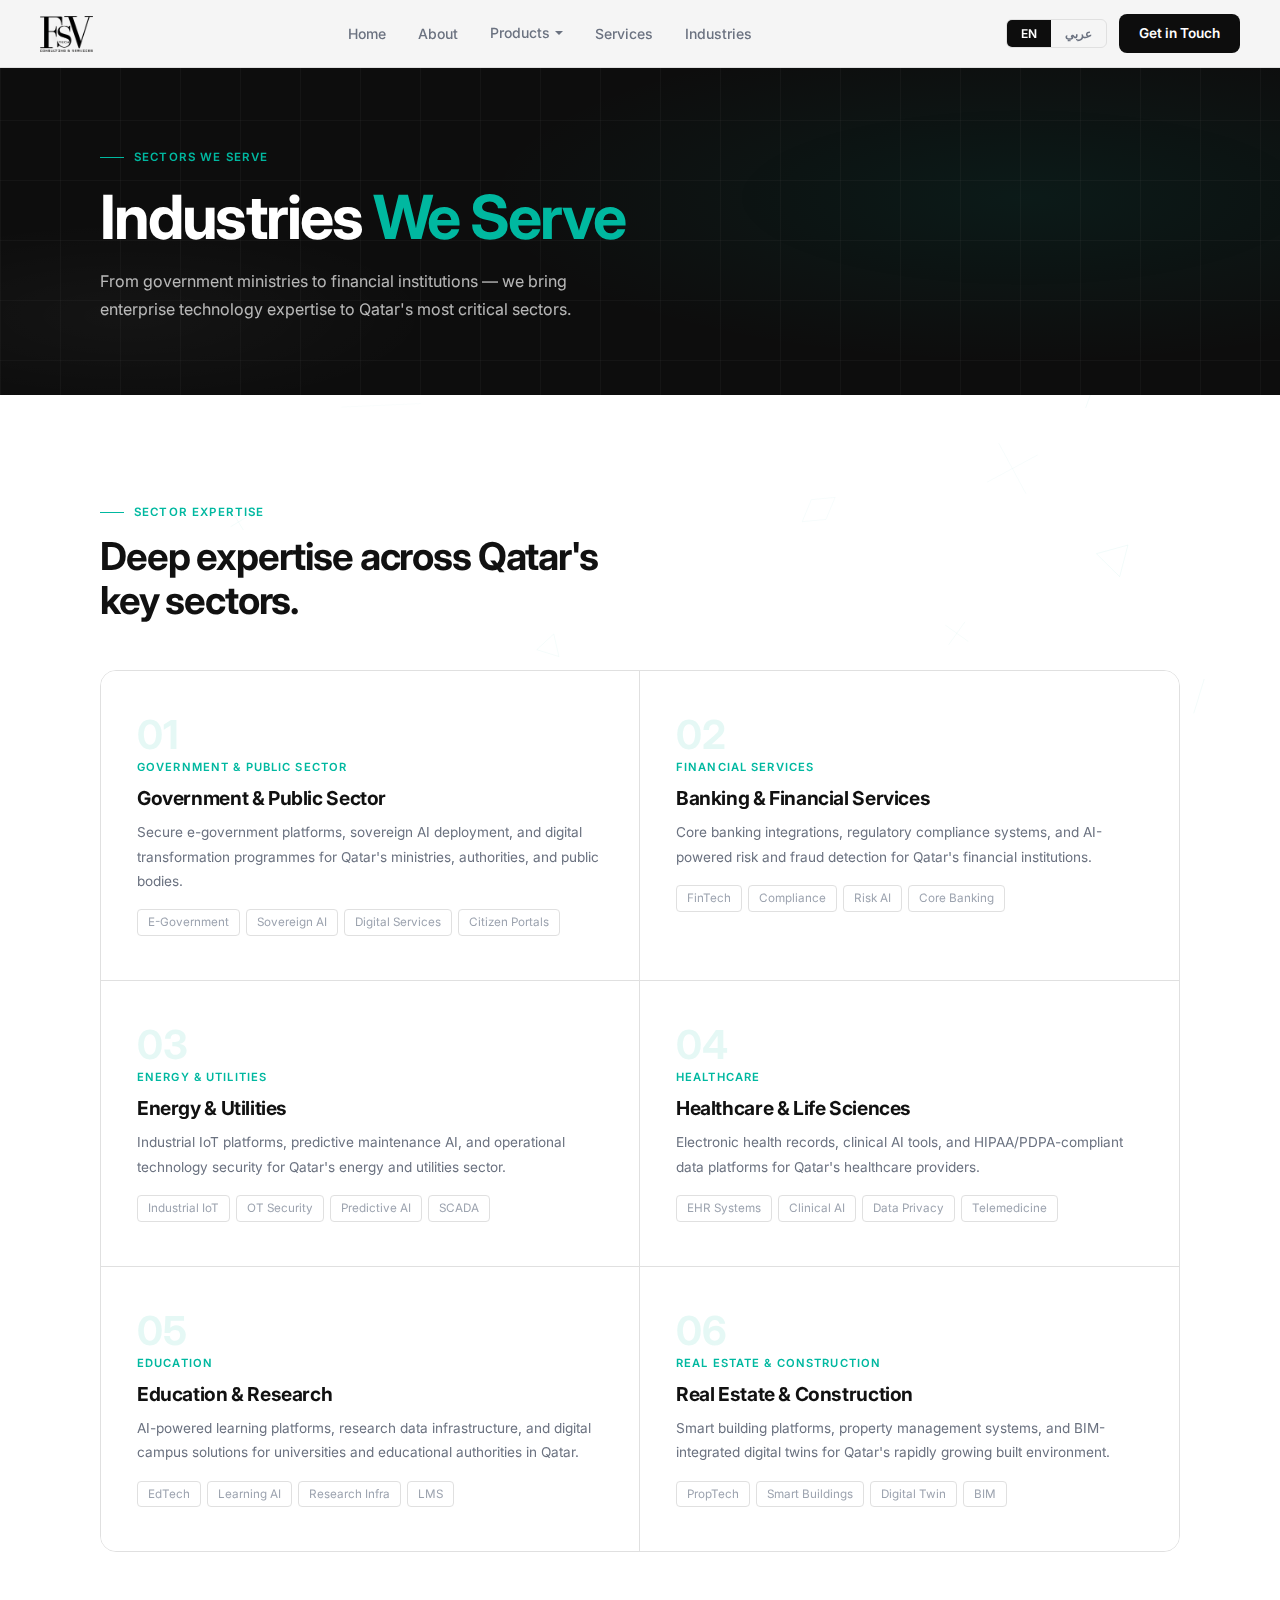
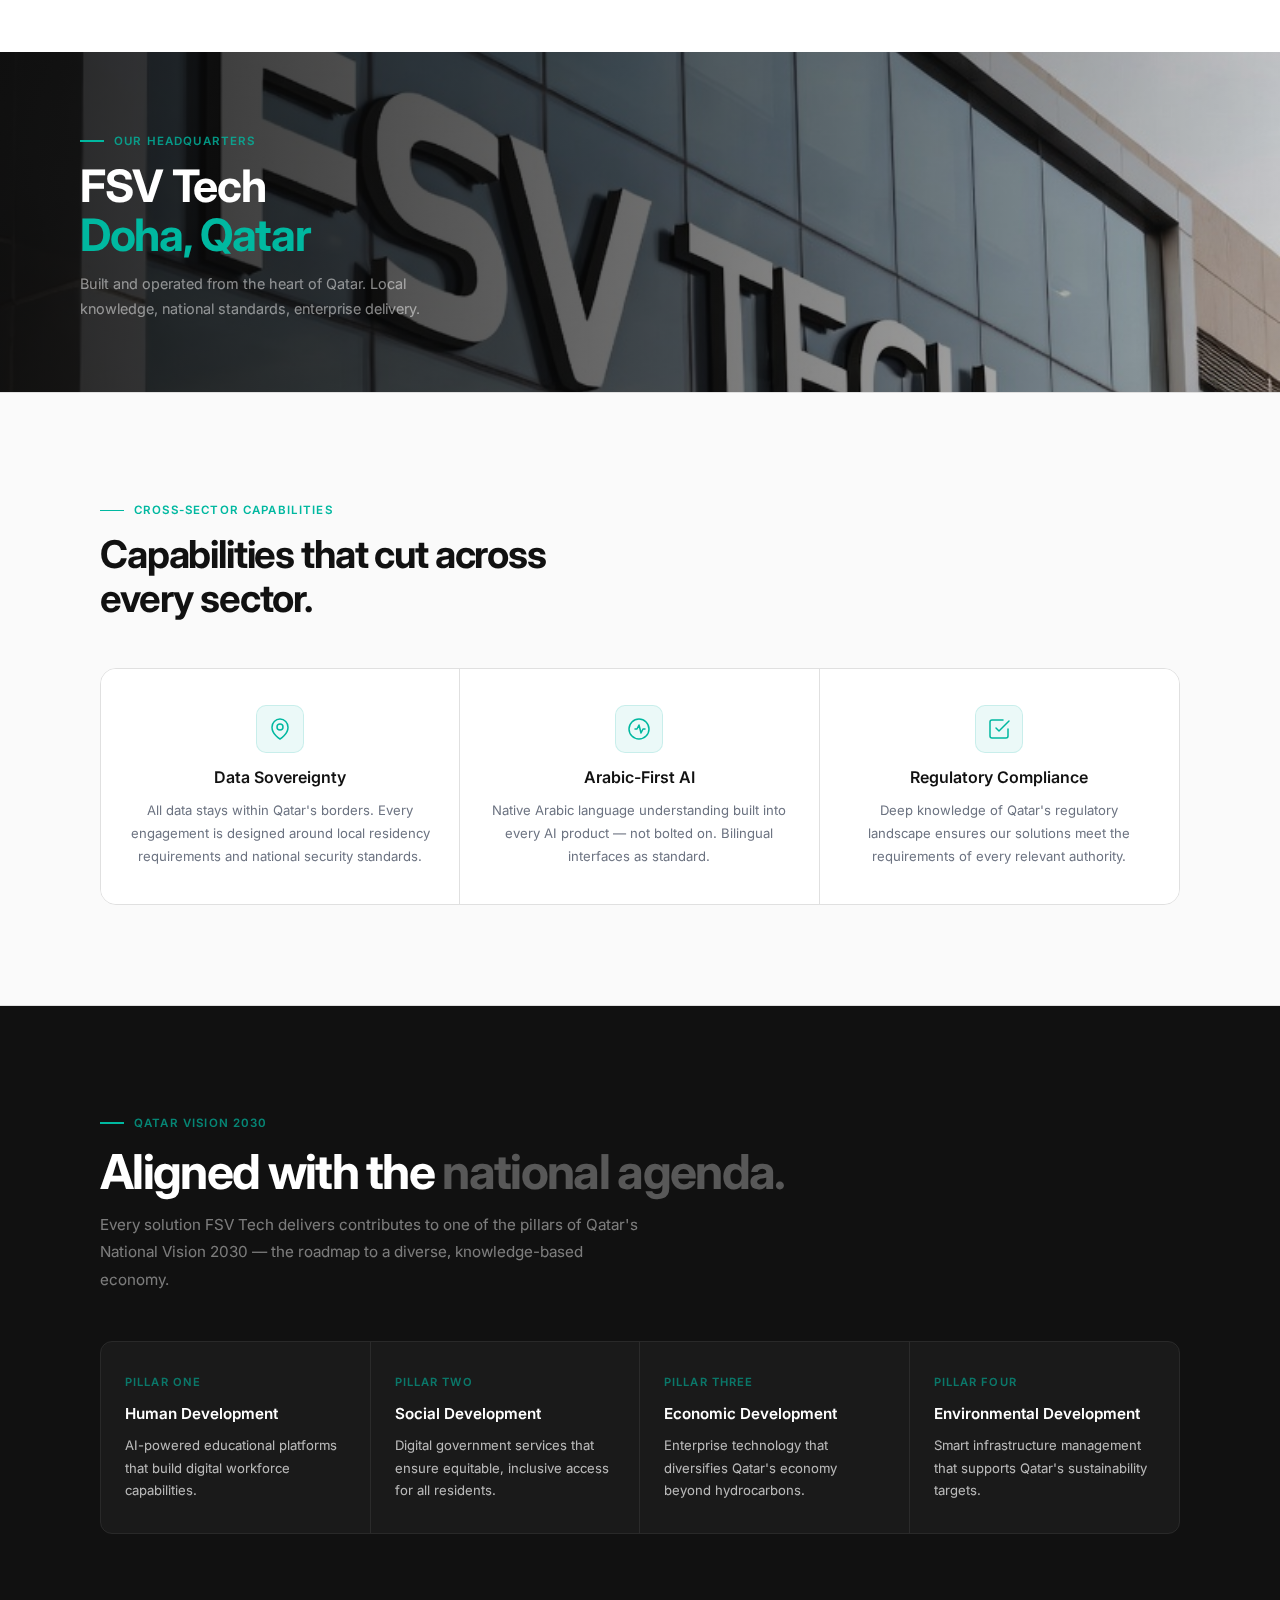
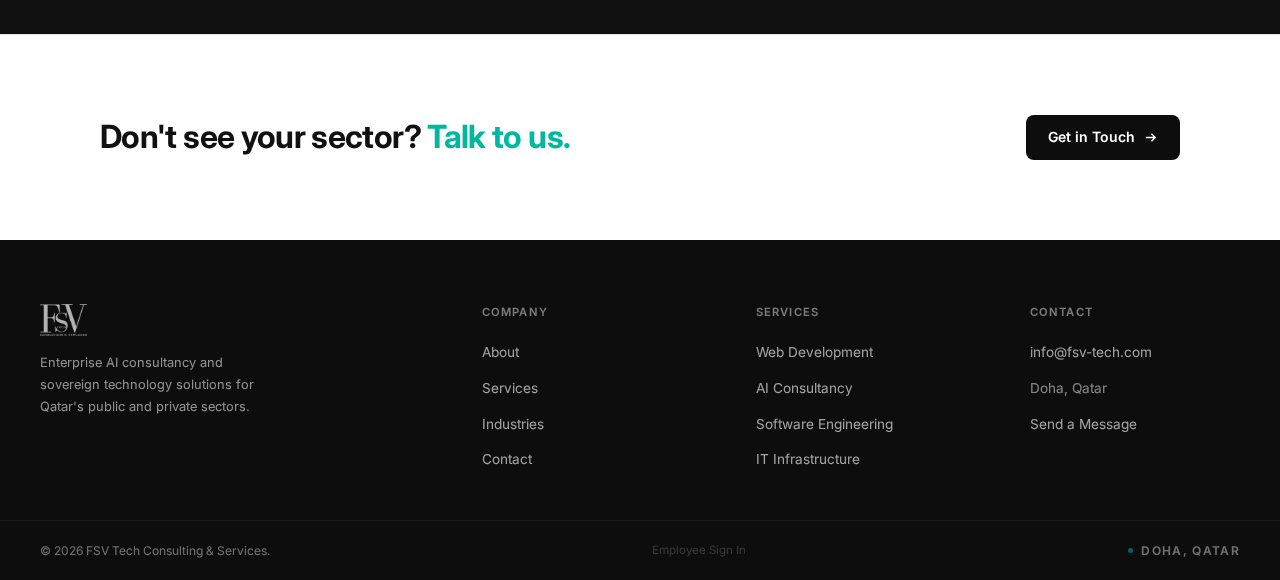
<file: industries.html>
<!DOCTYPE html>
<html lang="en">
<head>
<meta charset="UTF-8"/>
<meta name="viewport" content="width=device-width, initial-scale=1.0"/>
<meta name="description" content="FSV Tech serves Qatar's government, financial services, energy, healthcare, education, and real estate sectors with enterprise technology solutions."/>
<meta name="robots" content="index, follow"/>
<link rel="icon" type="image/svg+xml" href="images/logo.svg"/>
<link rel="alternate icon" href="images/logo.png"/>
<meta property="og:type" content="website"/>
<meta property="og:title" content="Industries — FSV Tech"/>
<meta property="og:description" content="FSV Tech serves Qatar's government, financial services, energy, healthcare, education, and real estate sectors with enterprise technology solutions."/>
<meta property="og:url" content="https://fsv-tech.github.io/fsv-tech/industries.html"/>
<meta property="og:image" content="https://fsv-tech.github.io/fsv-tech/images/doha-skyline.jpg"/>
<meta property="og:site_name" content="FSV Tech"/>
<meta name="twitter:card" content="summary_large_image"/>
<meta name="twitter:title" content="Industries — FSV Tech"/>
<meta name="twitter:description" content="FSV Tech serves Qatar's government, financial services, energy, healthcare, education, and real estate sectors with enterprise technology solutions."/>
<title>Industries — FSV Tech</title>
<link rel="stylesheet" href="style.css"/>
<style>
.ind-grid { display: grid; grid-template-columns: 1fr 1fr; border: 1px solid var(--border); border-radius: 16px; overflow: hidden; margin-top: 3rem; }
.ind-card { background: #fff; padding: 44px 36px; border-right: 1px solid var(--border); border-bottom: 1px solid var(--border); position: relative; overflow: hidden; transition: background .2s; }

.ind-card:nth-child(2n) { border-right: none; }
.ind-card:nth-last-child(-n+2) { border-bottom: none; }
.ind-num { font-size: 2.5rem; font-weight: 700; color: rgba(0,184,160,.1); line-height: 1; margin-bottom: 4px; }
.ind-ey { font-size: 0.7rem; font-weight: 600; letter-spacing: 0.1em; text-transform: uppercase; color: var(--teal); margin-bottom: 10px; }
.ind-card h3 { font-size: 1.2rem; font-weight: 700; color: var(--ink); margin-bottom: 10px; line-height: 1.2; letter-spacing: -0.02em; }
.ind-card p { font-size: 0.85rem; line-height: 1.8; color: var(--muted); margin-bottom: 16px; }
.chip-wrap { display: flex; flex-wrap: wrap; gap: 6px; }
.chip { font-size: 0.73rem; color: var(--subtle); border: 1px solid var(--border); padding: 3px 10px; border-radius: 4px; transition: color .15s, border-color .15s; }
.ind-card:hover .chip { color: var(--muted); border-color: #c4c9d4; }

.cross-grid { display: grid; grid-template-columns: repeat(3, 1fr); border: 1px solid var(--border); border-radius: 16px; overflow: hidden; margin-top: 3rem; }
.cross-card { background: #fff; padding: 36px 28px; text-align: center; border-right: 1px solid var(--border); transition: background .2s; }
.cross-card:last-child { border-right: none; }

.cross-ic { display: flex; align-items: center; justify-content: center; width: 48px; height: 48px; margin: 0 auto 12px; background: rgba(0,184,160,0.08); border: 1px solid rgba(0,184,160,0.15); border-radius: 10px; color: var(--teal); }
.cross-card h4 { font-size: 1rem; font-weight: 600; color: var(--ink); margin-bottom: 8px; }
.cross-card p { font-size: 0.82rem; line-height: 1.75; color: var(--muted); }

.vision-section { background: var(--ink); border-top: 1px solid var(--border); padding: 100px 0; }
.vision-h { font-size: clamp(1.8rem, 4vw, 3rem); font-weight: 700; color: #fff; line-height: 1.1; margin-bottom: 12px; letter-spacing: -0.035em; }
.vision-h em { font-style: normal; color: rgba(255,255,255,.3); }
.vision-sub { font-size: 0.95rem; color: rgba(255,255,255,.45); max-width: 540px; margin-bottom: 3rem; line-height: 1.8; }
.pillars { display: grid; grid-template-columns: repeat(4, 1fr); border: 1px solid rgba(255,255,255,.1); border-radius: 12px; overflow: hidden; }
.pillar { background: rgba(255,255,255,.04); padding: 32px 24px; border-right: 1px solid rgba(255,255,255,.08); transition: background .2s; }
.pillar:last-child { border-right: none; }

.p-lbl { font-size: 0.7rem; font-weight: 600; letter-spacing: 0.1em; text-transform: uppercase; color: rgba(0,184,160,.6); margin-bottom: 10px; }
.pillar h4 { font-size: 0.95rem; font-weight: 600; color: #fff; margin-bottom: 8px; }
.pillar p { font-size: 0.82rem; line-height: 1.7; color: rgba(255,255,255,.7); }

.ind-cta { border-top: 1px solid var(--border); padding: 80px 0; }
.ind-cta-inner { max-width: var(--max); margin: 0 auto; padding: 0 40px; display: flex; align-items: center; justify-content: space-between; gap: 32px; flex-wrap: wrap; }
.ind-cta h2 { font-size: clamp(1.4rem, 2.5vw, 2rem); font-weight: 700; color: var(--ink); line-height: 1.2; letter-spacing: -0.02em; }
.ind-cta h2 em { font-style: normal; color: var(--teal); }

@media(max-width: 960px) {
  .ind-grid { grid-template-columns: 1fr; }
  .ind-card { padding: 32px 24px; }
  .vision-section { padding: 64px 0; }
  .cross-card { padding: 28px 20px; }
  .ind-card { border-right: none; }
  .ind-card:nth-last-child(-n+2) { border-bottom: 1px solid var(--border); }
  .ind-card:last-child { border-bottom: none; }
  .pillars { grid-template-columns: 1fr 1fr; }
  .pillar:nth-child(2) { border-right: none; }
  .pillar:nth-child(1), .pillar:nth-child(2) { border-bottom: 1px solid rgba(255,255,255,.08); }
  .cross-grid { grid-template-columns: 1fr; }
  .cross-card { border-right: none; border-bottom: 1px solid var(--border); }
  .cross-card:last-child { border-bottom: none; }
  .ind-cta-inner { flex-direction: column; align-items: flex-start; padding: 0 24px; }
}
@media(max-width: 560px) { .pillars { grid-template-columns: 1fr; } }
body.ar .ind-banner-em { display: none; }

</style>
<link rel="canonical" href="https://fsv-tech.github.io/fsv-tech/industries.html"/>
</head>
<body>
<canvas id="bg-geo"></canvas>
<script>
(function(){
  const cv = document.getElementById('bg-geo');
  const cx = cv.getContext('2d');
  let W, H;

  // Detect if page is dark or light
  const isDark = () => document.body && getComputedStyle(document.body).backgroundColor.includes('13,13,13') || 
    document.body.style.background === '#0d0d0d';

  function resize(){ W = cv.width = window.innerWidth; H = cv.height = window.innerHeight; }
  window.addEventListener('resize', resize); resize();

  // Shape types: triangle, line, diamond, cross
  const SHAPES = 28;
  const shapes = Array.from({length: SHAPES}, (_, i) => ({
    type: i % 4,           // 0=tri, 1=line, 2=diamond, 3=cross
    x: Math.random() * W,
    y: Math.random() * H,
    size: 8 + Math.random() * 22,
    vx: (Math.random() - 0.5) * 0.22,
    vy: (Math.random() - 0.5) * 0.22,
    rot: Math.random() * Math.PI * 2,
    vrot: (Math.random() - 0.5) * 0.004,
    alpha: 0.04 + Math.random() * 0.07
  }));

  function drawTri(x, y, s, a){
    cx.beginPath();
    cx.moveTo(x, y - s);
    cx.lineTo(x + s * 0.866, y + s * 0.5);
    cx.lineTo(x - s * 0.866, y + s * 0.5);
    cx.closePath();
    cx.strokeStyle = `rgba(0,184,160,${a})`;
    cx.lineWidth = 0.8;
    cx.stroke();
  }
  function drawLine(x, y, s, rot, a){
    cx.beginPath();
    cx.moveTo(x - Math.cos(rot)*s*1.4, y - Math.sin(rot)*s*1.4);
    cx.lineTo(x + Math.cos(rot)*s*1.4, y + Math.sin(rot)*s*1.4);
    cx.strokeStyle = `rgba(0,184,160,${a * 0.7})`;
    cx.lineWidth = 0.7;
    cx.stroke();
  }
  function drawDiamond(x, y, s, a){
    cx.beginPath();
    cx.moveTo(x, y - s);
    cx.lineTo(x + s * 0.6, y);
    cx.lineTo(x, y + s);
    cx.lineTo(x - s * 0.6, y);
    cx.closePath();
    cx.strokeStyle = `rgba(0,184,160,${a})`;
    cx.lineWidth = 0.8;
    cx.stroke();
  }
  function drawCross(x, y, s, a){
    cx.strokeStyle = `rgba(0,184,160,${a * 0.6})`;
    cx.lineWidth = 0.7;
    cx.beginPath(); cx.moveTo(x - s, y); cx.lineTo(x + s, y); cx.stroke();
    cx.beginPath(); cx.moveTo(x, y - s); cx.lineTo(x, y + s); cx.stroke();
  }

  function frame(){
    cx.clearRect(0, 0, W, H);
    for(const s of shapes){
      cx.save();
      cx.translate(s.x, s.y);
      cx.rotate(s.rot);
      switch(s.type){
        case 0: drawTri(0, 0, s.size, s.alpha); break;
        case 1: drawLine(0, 0, s.size, 0, s.alpha); break;
        case 2: drawDiamond(0, 0, s.size, s.alpha); break;
        case 3: drawCross(0, 0, s.size, s.alpha); break;
      }
      cx.restore();
      s.x += s.vx; s.y += s.vy; s.rot += s.vrot;
      if(s.x < -40) s.x = W + 40; else if(s.x > W + 40) s.x = -40;
      if(s.y < -40) s.y = H + 40; else if(s.y > H + 40) s.y = -40;
    }
    requestAnimationFrame(frame);
  }
  frame();
})();
</script>


<a href="#main-content" class="skip-link">Skip to main content</a>
<nav id="nav">
  <div class="nav-inner">
    <a href="/home" class="nav-logo"><img src="images/logo.png" alt="FSV Tech"/></a>
    <ul class="nav-links">
      <li><a href="/home" data-t="nav_home">Home</a></li>
      <li><a href="/about" data-t="nav_about">About</a></li>
      <li class="nav-has-dropdown">
        <a href="/products" data-t="nav_products">Products</a>
        <div class="nav-dropdown">
          <div class="nav-dropdown-inner">
            <a href="/products"><span class="nav-dropdown-dot"></span><span>Products Overview</span></a>
            <a href="/partner-portal"><span class="nav-dropdown-dot"></span><span data-t="pp_nav_item">FSV Partner Portal</span></a>
            <a href="/nova-ai"><span class="nav-dropdown-dot"></span><span>Nova AI</span></a>
          </div>
        </div>
      </li>
      <li><a href="/services" data-t="nav_services">Services</a></li>
      <li><a href="/industries" data-t="nav_industries">Industries</a></li>
    </ul>
    <div class="nav-right">
      <div class="lang-toggle">
        <button class="lang-btn active" data-lang="en">EN</button>
        <button class="lang-btn" data-lang="ar">عربي</button>
      </div>
      <a href="/contact" class="nav-cta" data-t="nav_cta">Get in Touch</a>
    </div>
    <button class="hamburger" id="hamburger" aria-label="Toggle navigation menu" aria-expanded="false"><span></span><span></span><span></span></button>
  </div>
</nav>
<div class="mobile-menu" id="mobileMenu">
  <a href="/home" data-t="nav_home">Home</a>
  <a href="/about" data-t="nav_about">About</a>
  <a href="/products" data-t="nav_products">Products</a>
  <a href="/partner-portal" class="mob-sub" data-t="pp_nav_item">FSV Partner Portal</a>
  <a href="/nova-ai" class="mob-sub">Nova AI</a>
  <a href="/services" data-t="nav_services">Services</a>
  <a href="/industries" data-t="nav_industries">Industries</a>
  <a href="/contact" class="mob-cta" data-t="nav_cta">Get in Touch</a>
  <div class="mobile-lang">
    <button class="mob-lang-btn active" data-lang="en">English</button>
    <button class="mob-lang-btn" data-lang="ar">عربي</button>
  </div>
</div>
</div>

</div>

<div class="page-banner" id="main-content">
  <div class="wrap">
    <div class="eyebrow" style="margin-bottom:18px"><span data-t="ind_banner_ey">Sectors We Serve</span></div>
    <h1><span data-t="ind_banner_h">Industries </span><em class="ind-banner-em" data-t="ind_banner_h_em">We Serve</em></h1>
    <p><span data-t="ind_banner_p">From government ministries to financial institutions — we bring enterprise technology expertise to Qatar's most critical sectors.</span></p>
  </div>
</div>

<section class="section">
  <div class="wrap">
    <div class="fade">
      <div class="eyebrow" style="margin-bottom:12px"><span data-t="ind_s1_ey">Sector Expertise</span></div>
      <h2 style="font-size:clamp(1.8rem,3vw,2.4rem);font-weight:700;color:var(--ink);letter-spacing:-0.03em;max-width:540px;line-height:1.15;"><span data-t="ind_s1_h">Deep expertise across Qatar's key sectors.</span></h2>
    </div>
    <div class="ind-grid fade d1">
      <div class="ind-card">
        <div class="ind-num">01</div>
        <div class="ind-ey" data-t="ind_1_ey">Government & Public Sector</div>
        <h3><span data-t="ind_1_h">Government & Public Sector</span></h3>
        <p><span data-t="ind_1_p">Secure e-government platforms, sovereign AI deployment, and digital transformation programmes for Qatar's ministries, authorities, and public bodies.</span></p>
        <div class="chip-wrap"><span class="chip">E-Government</span><span class="chip">Sovereign AI</span><span class="chip">Digital Services</span><span class="chip">Citizen Portals</span></div>
      </div>
      <div class="ind-card">
        <div class="ind-num">02</div>
        <div class="ind-ey" data-t="ind_2_ey">Financial Services</div>
        <h3><span data-t="ind_2_h">Banking & Financial Services</span></h3>
        <p><span data-t="ind_2_p">Core banking integrations, regulatory compliance systems, and AI-powered risk and fraud detection for Qatar's financial institutions.</span></p>
        <div class="chip-wrap"><span class="chip">FinTech</span><span class="chip">Compliance</span><span class="chip">Risk AI</span><span class="chip">Core Banking</span></div>
      </div>
      <div class="ind-card">
        <div class="ind-num">03</div>
        <div class="ind-ey" data-t="ind_3_ey">Energy & Utilities</div>
        <h3><span data-t="ind_3_h">Energy & Utilities</span></h3>
        <p><span data-t="ind_3_p">Industrial IoT platforms, predictive maintenance AI, and operational technology security for Qatar's energy and utilities sector.</span></p>
        <div class="chip-wrap"><span class="chip">Industrial IoT</span><span class="chip">OT Security</span><span class="chip">Predictive AI</span><span class="chip">SCADA</span></div>
      </div>
      <div class="ind-card">
        <div class="ind-num">04</div>
        <div class="ind-ey" data-t="ind_4_ey">Healthcare</div>
        <h3><span data-t="ind_4_h">Healthcare & Life Sciences</span></h3>
        <p><span data-t="ind_4_p">Electronic health records, clinical AI tools, and HIPAA/PDPA-compliant data platforms for Qatar's healthcare providers and insurers.</span></p>
        <div class="chip-wrap"><span class="chip">EHR Systems</span><span class="chip">Clinical AI</span><span class="chip">Data Privacy</span><span class="chip">Telemedicine</span></div>
      </div>
      <div class="ind-card">
        <div class="ind-num">05</div>
        <div class="ind-ey" data-t="ind_5_ey">Education</div>
        <h3><span data-t="ind_5_h">Education & Research</span></h3>
        <p><span data-t="ind_5_p">AI-powered learning platforms, research data infrastructure, and digital campus solutions for universities and educational authorities in Qatar.</span></p>
        <div class="chip-wrap"><span class="chip">EdTech</span><span class="chip">Learning AI</span><span class="chip">Research Infra</span><span class="chip">LMS</span></div>
      </div>
      <div class="ind-card">
        <div class="ind-num">06</div>
        <div class="ind-ey" data-t="ind_6_ey">Real Estate & Construction</div>
        <h3><span data-t="ind_6_h">Real Estate & Construction</span></h3>
        <p><span data-t="ind_6_p">Smart building platforms, property management systems, and BIM-integrated digital twins for Qatar's rapidly growing built environment.</span></p>
        <div class="chip-wrap"><span class="chip">PropTech</span><span class="chip">Smart Buildings</span><span class="chip">Digital Twin</span><span class="chip">BIM</span></div>
      </div>
    </div>
  </div>
</section>

<!-- OFFICE IMAGE BAND -->
<div style="position:relative;overflow:hidden;height:340px;">
  <div style="position:absolute;inset:0;background-image:url('images/office-building.jpg');background-size:cover;background-position:center 45%;"></div>
  <div style="position:absolute;inset:0;background:linear-gradient(90deg,rgba(10,10,10,.88) 0%,rgba(10,10,10,.6) 50%,rgba(10,10,10,.2) 100%);"></div>
  <div style="position:relative;z-index:2;max-width:var(--max);margin:0 auto;padding:0 20px;height:100%;display:flex;align-items:center;">
    <div>
      <div class="eyebrow fade" style="margin-bottom:12px;color:rgba(0,184,160,.8)"><span data-t="ind_hq_ey">Our Headquarters</span></div>
      <h2 class="fade" style="font-size:clamp(1.8rem,3.5vw,3rem);font-weight:700;color:#fff;letter-spacing:-0.03em;line-height:1.1;margin-bottom:10px;">FSV Tech<br><em style="font-style:normal;color:var(--teal);">Doha, Qatar</em></h2>
      <p class="fade" style="font-size:0.9rem;color:rgba(255,255,255,.5);max-width:340px;line-height:1.75;"><span data-t="ind_hq_p">Built and operated from the heart of Qatar. Local knowledge, national standards, enterprise delivery.</span></p>
    </div>
  </div>
</div>


<section class="section" style="background:var(--lighter);border-top:1px solid var(--border);">
  <div class="wrap">
    <div class="fade">
      <div class="eyebrow" style="margin-bottom:12px"><span data-t="ind_cross_ey">Cross-Sector Capabilities</span></div>
      <h2 style="font-size:clamp(1.8rem,3vw,2.4rem);font-weight:700;color:var(--ink);letter-spacing:-0.03em;max-width:480px;line-height:1.15;"><span data-t="ind_cross_h">Capabilities that cut across every sector.</span></h2>
    </div>
    <div class="cross-grid fade d1">
      <div class="cross-card"><span class="cross-ic"><svg viewBox="0 0 24 24" fill="none" stroke="currentColor" stroke-width="1.5" width="24" height="24"><path d="M12 22s-8-4.5-8-11.8A8 8 0 0112 2a8 8 0 018 8.2c0 7.3-8 11.8-8 11.8z" stroke="var(--teal)"/><circle cx="12" cy="10" r="3" stroke="var(--teal)"/></svg></span><h4><span data-t="ind_x1_h">Data Sovereignty</span></h4><p><span data-t="ind_x1_p">All data stays within Qatar's borders. Every engagement is designed around local residency requirements and national security standards.</span></p></div>
      <div class="cross-card"><span class="cross-ic"><svg viewBox="0 0 24 24" fill="none" stroke="currentColor" stroke-width="1.5" width="24" height="24"><path d="M12 2C6.48 2 2 6.48 2 12s4.48 10 10 10 10-4.48 10-10S17.52 2 12 2z" stroke="var(--teal)"/><path d="M8 12h2l2-4 2 8 2-4h2" stroke="var(--teal)" stroke-linecap="round" stroke-linejoin="round"/></svg></span><h4><span data-t="ind_x2_h">Arabic-First AI</span></h4><p><span data-t="ind_x2_p">Native Arabic language understanding built into every AI product — not bolted on. Bilingual interfaces as standard.</span></p></div>
      <div class="cross-card"><span class="cross-ic"><svg viewBox="0 0 24 24" fill="none" stroke="currentColor" stroke-width="1.5" width="24" height="24"><path d="M9 11l3 3L22 4" stroke="var(--teal)" stroke-linecap="round" stroke-linejoin="round"/><path d="M21 12v7a2 2 0 01-2 2H5a2 2 0 01-2-2V5a2 2 0 012-2h11" stroke="var(--teal)" stroke-linecap="round"/></svg></span><h4><span data-t="ind_x3_h">Regulatory Compliance</span></h4><p><span data-t="ind_x3_p">Deep knowledge of Qatar's regulatory landscape ensures our solutions meet the requirements of every relevant authority.</span></p></div>
    </div>
  </div>
</section>

<section class="vision-section">
  <div class="wrap">
    <div class="fade">
      <div class="eyebrow" style="margin-bottom:14px;color:rgba(0,184,160,.7)"><span data-t="ind_vq_ey">Qatar Vision 2030</span></div>
      <h2 class="vision-h"><span data-t="ind_vq_h">Aligned with the</span> <em data-t="ind_vq_h_em">national agenda.</em></h2>
      <p class="vision-sub"><span data-t="ind_vq_p">Every solution FSV Tech delivers contributes to one of the pillars of Qatar's National Vision 2030 — the roadmap to a diverse, knowledge-based economy.</span></p>
    </div>
    <div class="pillars fade d1">
      <div class="pillar"><div class="p-lbl" data-t="ind_p1_lbl">Pillar One</div><h4><span data-t="ind_p1_h">Human Development</span></h4><p><span data-t="ind_p1_p">AI-powered educational platforms that build Qatar's human capital and digital workforce.</span></p></div>
      <div class="pillar"><div class="p-lbl" data-t="ind_p2_lbl">Pillar Two</div><h4><span data-t="ind_p2_h">Social Development</span></h4><p><span data-t="ind_p2_p">Digital government services that ensure equitable, inclusive access for all residents.</span></p></div>
      <div class="pillar"><div class="p-lbl" data-t="ind_p3_lbl">Pillar Three</div><h4><span data-t="ind_p3_h">Economic Development</span></h4><p><span data-t="ind_p3_p">Enterprise technology that diversifies Qatar's economy beyond hydrocarbons.</span></p></div>
      <div class="pillar"><div class="p-lbl" data-t="ind_p4_lbl">Pillar Four</div><h4><span data-t="ind_p4_h">Environmental Development</span></h4><p><span data-t="ind_p4_p">Smart infrastructure management that supports Qatar's sustainability targets.</span></p></div>
    </div>
  </div>
</section>

<div class="ind-cta">
  <div class="ind-cta-inner fade">
    <h2><span data-t="ind_no_sector_h">Don't see your sector?</span> <em data-t="ind_no_sector_em">Talk to us.</em></h2>
    <a href="/contact" class="btn btn-primary">Get in Touch<svg viewBox="0 0 16 16" fill="none" stroke="currentColor" stroke-width="1.5"><path d="M3 8h10M9 4l4 4-4 4"/></svg></a>
  </div>
</div>

<footer>
  <div class="footer-grid">
    <div class="footer-brand"><img src="images/logo.png" alt="FSV Tech"/><p><span data-t="footer_tagline">Enterprise AI consultancy and sovereign technology solutions for Qatar's public and private sectors.</span></p></div>
    <div class="footer-col"><h5 data-t="footer_col1_h">Company</h5><ul><li><a href="/about" data-t="nav_about">About</a></li><li><a href="/services" data-t="nav_services">Services</a></li><li><a href="/industries" data-t="nav_industries">Industries</a></li><li><a href="/contact" data-t="nav_contact">Contact</a></li></ul></div>
    <div class="footer-col footer-nav-col"><h5 data-t="footer_col2_h">Services</h5><ul><li><a href="services.html#web" data-t="home_s2_0_title">Web Development</a></li><li><a href="services.html#ai" data-t="home_s2_1_title">AI Consultancy</a></li><li><a href="services.html#software" data-t="home_s2_2_title">Software Engineering</a></li><li><a href="services.html#infra" data-t="home_s2_3_title">IT Infrastructure</a></li></ul></div>
    <div class="footer-col"><h5 data-t="footer_col3_h">Contact</h5><ul><li><a href="/cdn-cgi/l/email-protection#4a23242c250a2c393c673e2f292264292527" data-t="con_mail_v"><span class="__cf_email__" data-cfemail="aac3c4ccc5eaccd9dc87decfc9c284c9c5c7">[email&#160;protected]</span></a></li><li><span data-t="footer_location">Doha, Qatar</span></li><li><a href="/contact" data-t="footer_msg">Send a Message</a></li></ul></div>
  </div>
  <div class="footer-bottom">
    <span data-t="footer_copy">&#169; 2026 FSV Tech Consulting &amp; Services.</span>
    <a href="/signin" style="font-size:0.72rem;color:rgba(255,255,255,0.18);text-decoration:none;transition:color .2s;" onmouseover="this.style.color='rgba(255,255,255,0.45)'" onmouseout="this.style.color='rgba(255,255,255,0.18)'">Employee Sign In</a><div class="qatar-mark"><span class="qatar-pip"></span><span data-t="footer_location">Doha, Qatar</span></div>
  </div>
</footer>
<script src="main.js"></script>
</body>
</html>
</file>
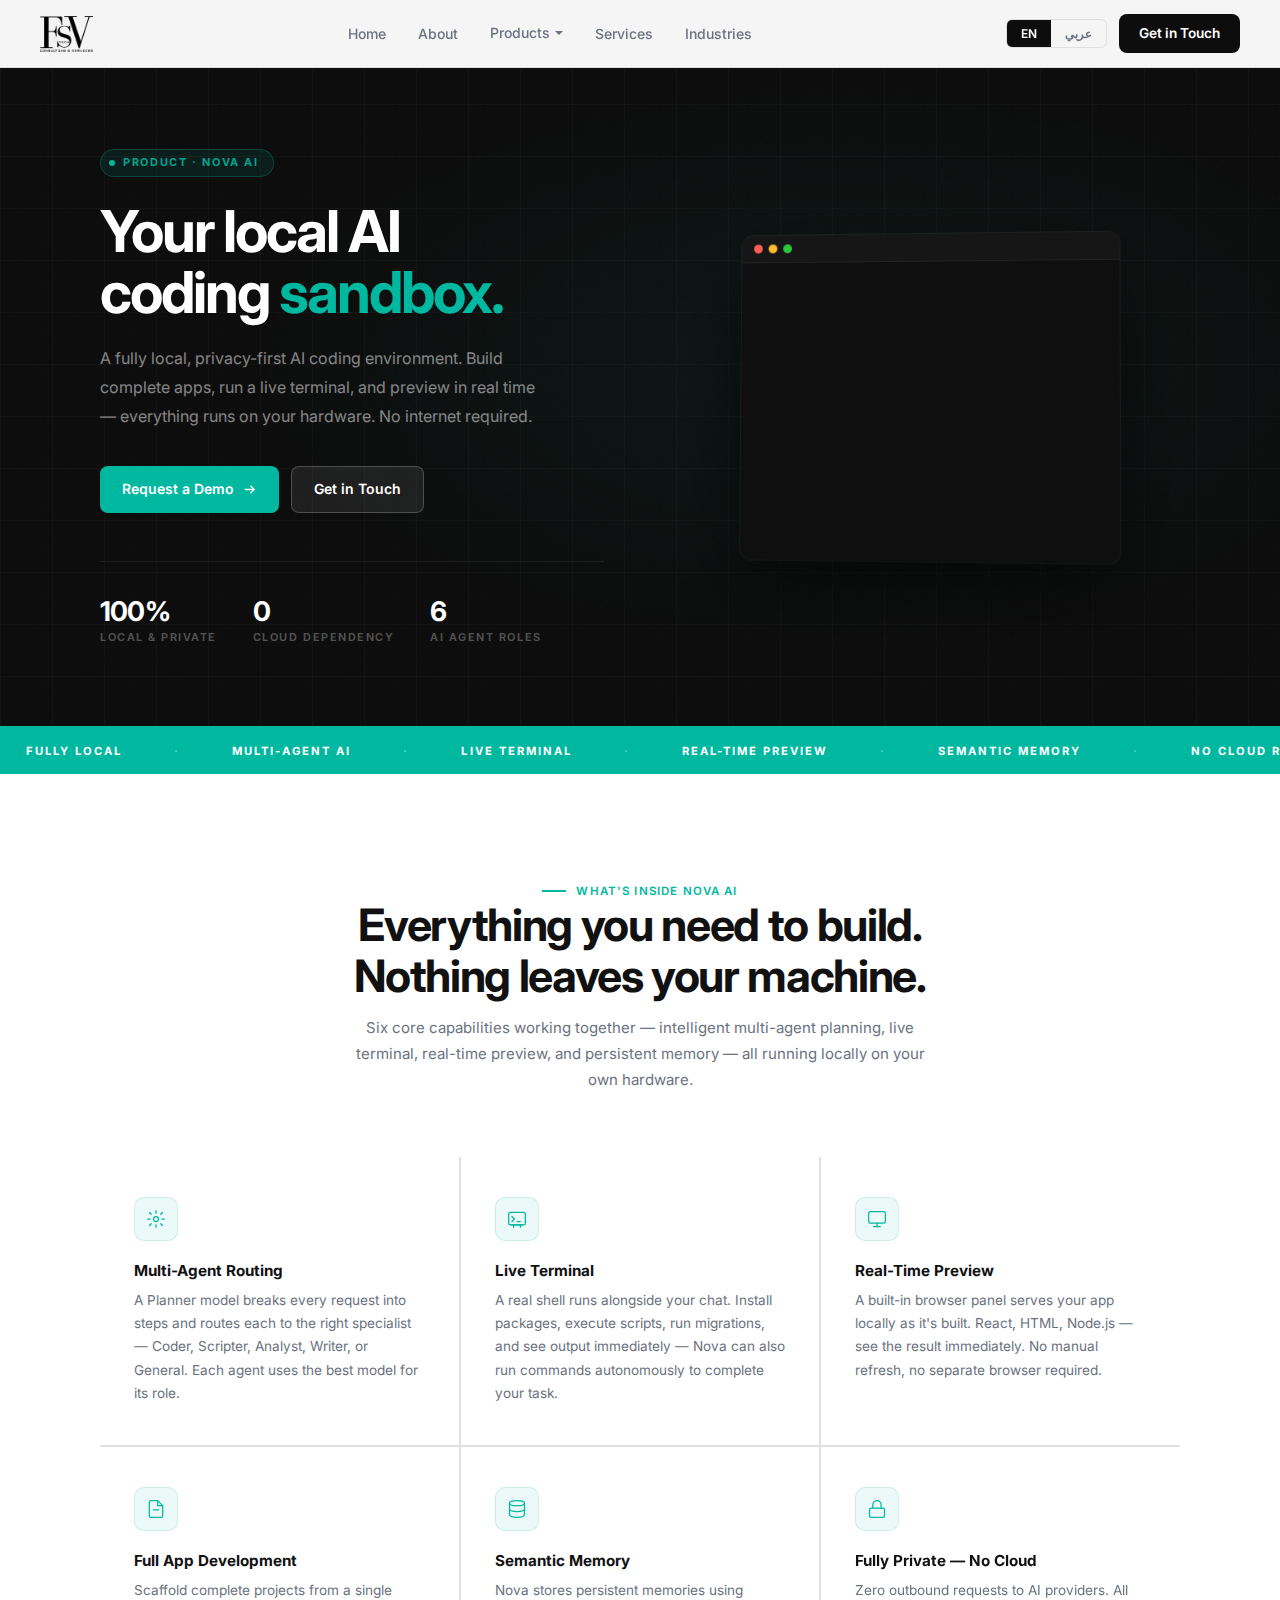
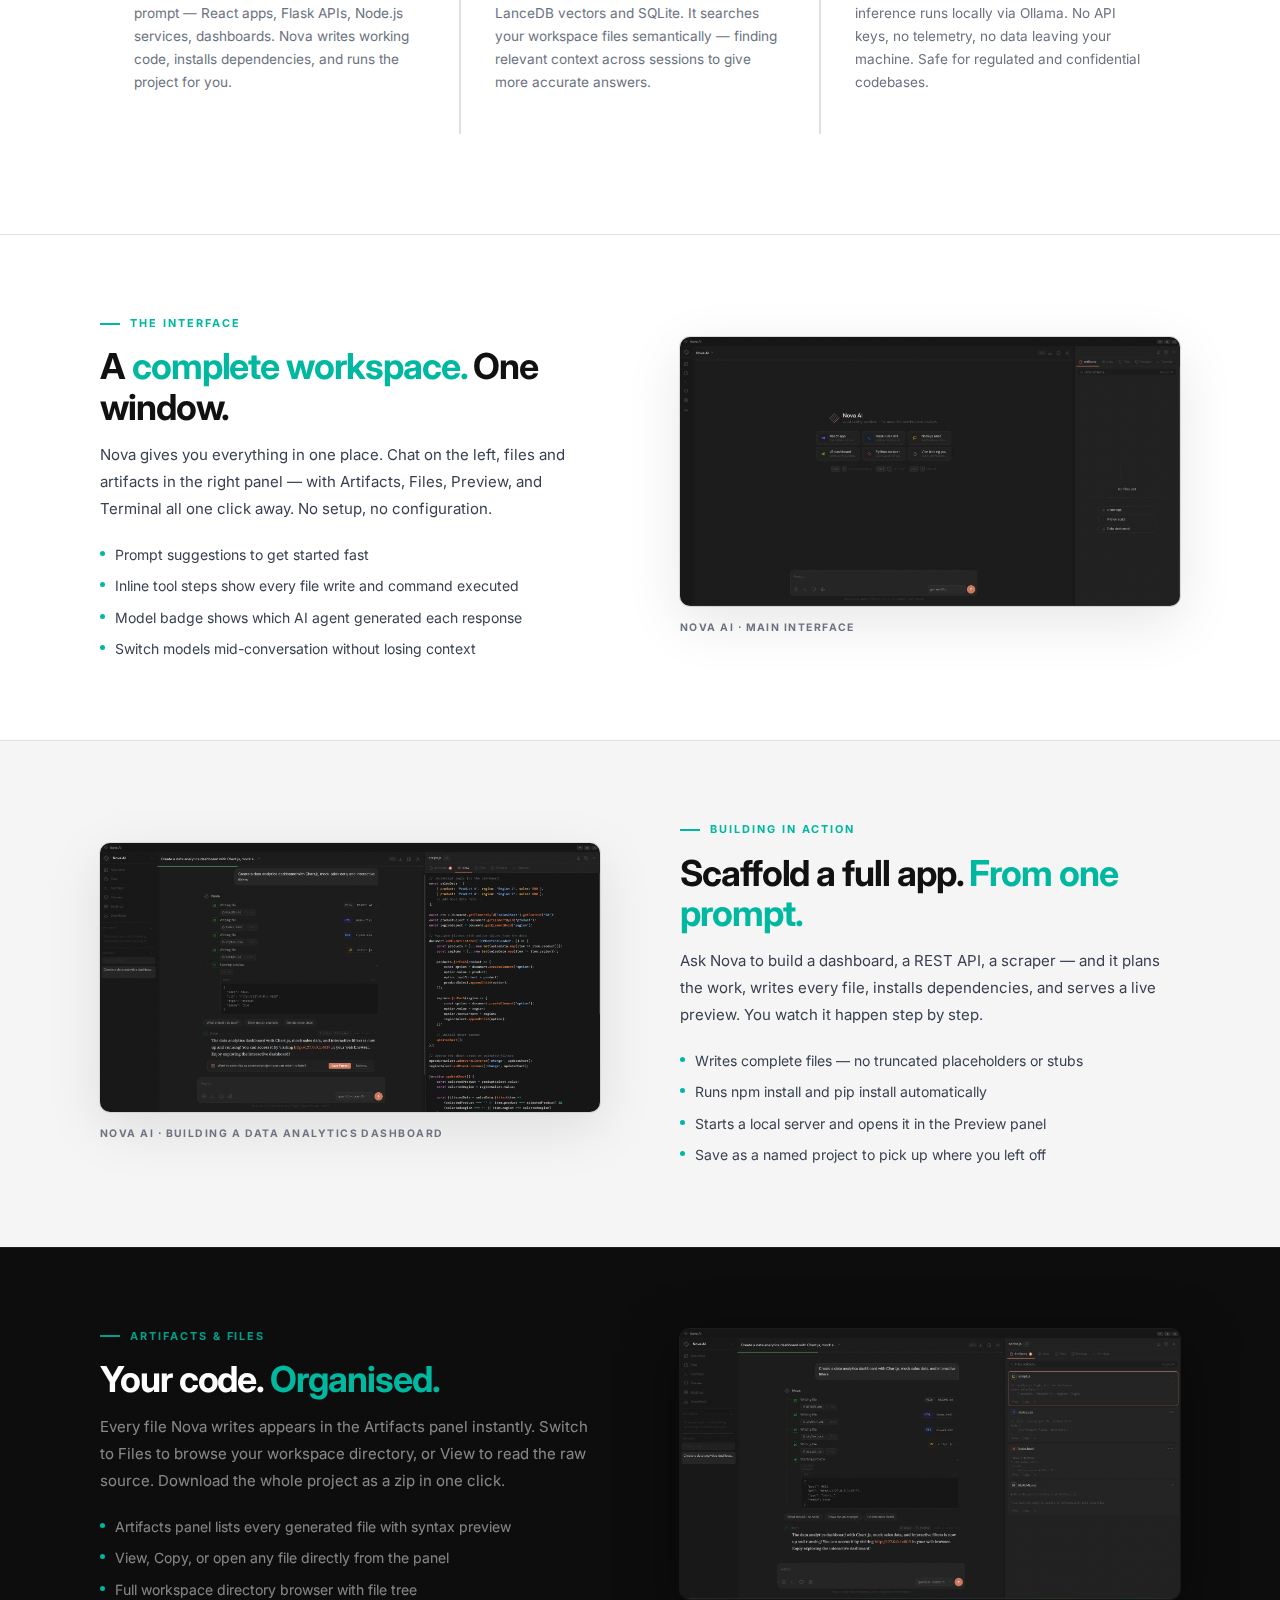
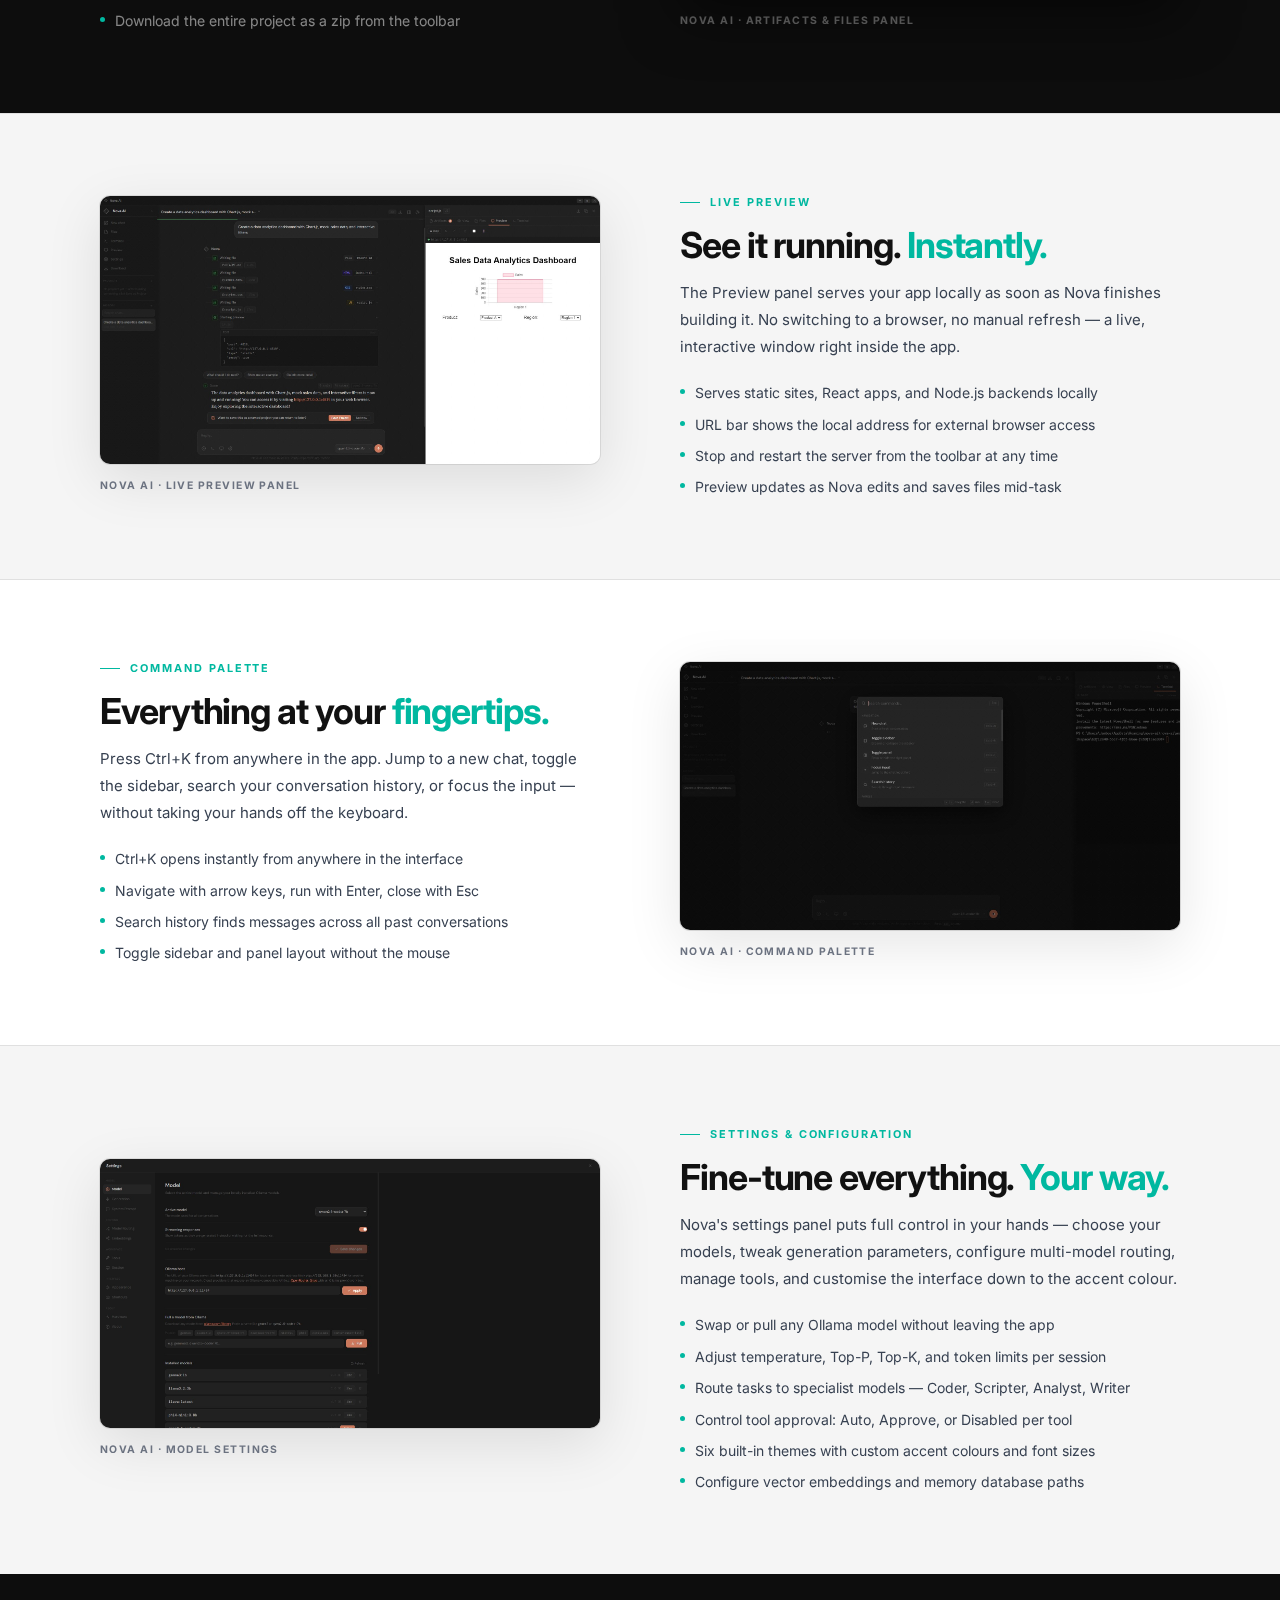
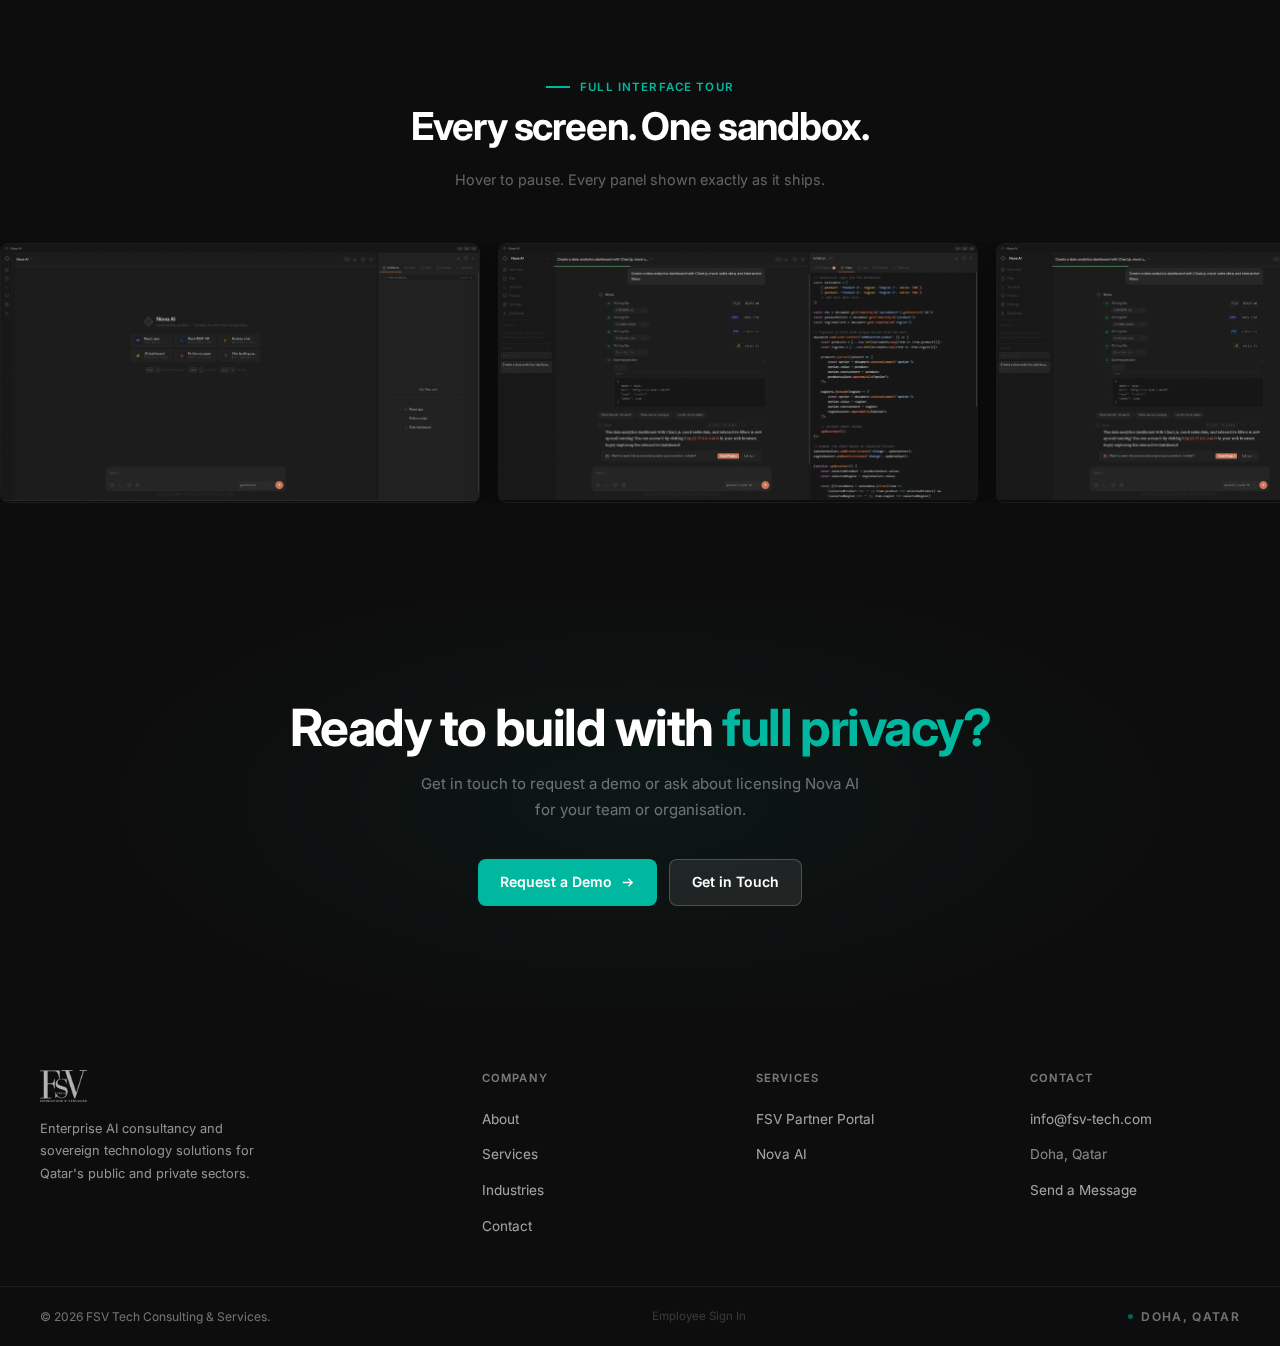
<file: nova-ai.html>
<!DOCTYPE html>
<html lang="en">
<head>
<meta charset="UTF-8"/>
<meta name="viewport" content="width=device-width, initial-scale=1.0"/>
<meta name="description" content="Nova AI — A fully local, privacy-first AI coding sandbox by FSV Tech. Build full apps, run a live terminal, preview in real time. No internet required."/>
<meta name="robots" content="index, follow"/>
<link rel="icon" type="image/svg+xml" href="images/logo.svg"/>
<link rel="alternate icon" href="images/logo.png"/>
<meta property="og:type" content="website"/>
<meta property="og:title" content="Nova AI — FSV Tech"/>
<meta property="og:description" content="A fully local, privacy-first AI coding sandbox. Build full apps, run a live terminal, preview in real time. No internet required."/>
<meta property="og:url" content="https://fsv-tech.com/nova-ai"/>
<meta property="og:site_name" content="FSV Tech"/>
<title>Nova AI — FSV Tech</title>
<link rel="stylesheet" href="style.css"/>
<style>
/* ── Banner — mirrors .portal-banner exactly ── */
.nova-banner {
  padding: calc(var(--nav-h) + 80px) 0 80px;
  background: var(--black); position: relative; overflow: hidden;
}
.nova-banner::before {
  content: ''; position: absolute; inset: 0;
  background: radial-gradient(ellipse 65% 55% at 65% 50%, rgba(0,184,160,.07) 0%, transparent 70%);
}
.nova-banner-grid {
  position: absolute; inset: 0;
  background-image: linear-gradient(rgba(255,255,255,.022) 1px, transparent 1px),
                    linear-gradient(90deg, rgba(255,255,255,.022) 1px, transparent 1px);
  background-size: 52px 52px;
}
/* Diamond texture overlay — matches splash.html */
.nova-banner-tex {
  position: absolute; inset: 0; pointer-events: none; opacity: 0.018;
  background-image: url("data:image/svg+xml,%3Csvg xmlns='http://www.w3.org/2000/svg' width='44' height='44'%3E%3Cpath d='M22 3 L41 22 L22 41 L3 22 Z' fill='none' stroke='%23fff' stroke-width='0.8'/%3E%3Cpath d='M22 12 L32 22 L22 32 L12 22 Z' fill='none' stroke='%23fff' stroke-width='0.5'/%3E%3C/svg%3E");
  background-size: 44px 44px;
}
.nova-banner-inner {
  position: relative; z-index: 2;
  display: grid; grid-template-columns: 1fr 1fr; gap: 72px; align-items: center;
}
.nova-badge {
  display: inline-flex; align-items: center; gap: 8px;
  background: rgba(0,184,160,.1); border: 1px solid rgba(0,184,160,.25);
  border-radius: 20px; padding: 4px 14px 4px 8px; margin-bottom: 24px;
}
.nova-badge-dot { width: 6px; height: 6px; border-radius: 50%; background: var(--teal); animation: ppulse 2s infinite; }
@keyframes ppulse { 0%,100%{opacity:1;transform:scale(1);} 50%{opacity:.4;transform:scale(1.5);} }
.nova-badge span { font-size: 0.68rem; font-weight: 700; letter-spacing: .15em; text-transform: uppercase; color: rgba(0,184,160,.9); }
.nova-banner h1 { font-size: clamp(2.8rem,4.5vw,4.2rem); font-weight: 700; line-height: 1.07; letter-spacing: -.035em; color: #fff; margin-bottom: 20px; }
.nova-banner h1 em { font-style: normal; color: var(--teal); }
.nova-sub { font-size: 1rem; color: rgba(255,255,255,.5); line-height: 1.8; max-width: 440px; margin-bottom: 36px; }
.banner-actions { display: flex; gap: 12px; flex-wrap: wrap; }
.btn-hero-ghost { background: rgba(255,255,255,.08); color: #fff; border: 1px solid rgba(255,255,255,.2); }
.btn-hero-ghost:hover { background: rgba(255,255,255,.16); border-color: rgba(255,255,255,.4); }
.nova-stats { display: flex; gap: 36px; margin-top: 48px; padding-top: 36px; border-top: 1px solid rgba(255,255,255,.08); }
.ns-n { font-size: 1.7rem; font-weight: 700; color: #fff; letter-spacing: -.03em; line-height: 1; }
.ns-l { font-size: 0.68rem; font-weight: 600; letter-spacing: .14em; text-transform: uppercase; color: rgba(255,255,255,.3); margin-top: 4px; }

/* ── Splash window (hero right col) — exact replica of splash.html ── */
.nova-splash-col { display: flex; align-items: center; justify-content: center; }
.nova-splash-outer {
  width: 100%; max-width: 380px;
  border-radius: 12px; overflow: hidden;
  box-shadow: 0 32px 80px rgba(0,0,0,.55), 0 0 0 1px rgba(255,255,255,.07);
  transform: perspective(1200px) rotateY(-5deg) rotateX(2deg);
  transition: transform .6s ease;
}
.nova-splash-outer:hover { transform: perspective(1200px) rotateY(-1deg) rotateX(0); }
.splash-titlebar {
  height: 28px; background: #161616;
  display: flex; align-items: center; padding: 0 12px; gap: 6px;
  border-bottom: 1px solid rgba(255,255,255,.06);
}
.splash-titlebar span { width: 9px; height: 9px; border-radius: 50%; }
.splash-titlebar span:nth-child(1){background:#ff5f57;}
.splash-titlebar span:nth-child(2){background:#febc2e;}
.splash-titlebar span:nth-child(3){background:#28c840;}
.splash-body {
  background: #0f0f10;
  height: 300px;
  display: flex; flex-direction: column; align-items: center; justify-content: center; gap: 18px;
  position: relative; overflow: hidden;
}
.splash-body::before {
  content: ''; position: absolute; inset: 0; pointer-events: none; opacity: 0.025;
  background-image: url("data:image/svg+xml,%3Csvg xmlns='http://www.w3.org/2000/svg' width='44' height='44'%3E%3Cpath d='M22 3 L41 22 L22 41 L3 22 Z' fill='none' stroke='%23888' stroke-width='0.8'/%3E%3Cpath d='M22 12 L32 22 L22 32 L12 22 Z' fill='none' stroke='%23888' stroke-width='0.5'/%3E%3C/svg%3E");
  background-size: 44px 44px;
}
.splash-logo-wrap {
  width: 72px; height: 72px;
  opacity: 0; animation: sLogoEnter 0.9s cubic-bezier(0.22,1,0.36,1) 0.2s forwards;
}
@keyframes sLogoEnter { from{opacity:0;transform:scale(0.75) rotate(-8deg);} to{opacity:1;transform:scale(1) rotate(0deg);} }
.splash-logo-wrap svg { width:100%; height:100%; animation:sSpin 18s linear 1.4s infinite; transform-origin:center; }
@keyframes sSpin { from{transform:rotate(0deg);} to{transform:rotate(360deg);} }
.s-ring { stroke-dasharray:300; stroke-dashoffset:300; transform-origin:24px 24px; }
.s-ring-outer { animation: sDrawRing .9s cubic-bezier(.4,0,.2,1) .5s forwards, sBreathe 3s ease-in-out 1.8s infinite; }
.s-ring-mid   { animation: sDrawRing .7s cubic-bezier(.4,0,.2,1) .7s forwards, sBreatheMid 3s ease-in-out 2.1s infinite; }
.s-ring-inner { animation: sDrawRing .5s cubic-bezier(.4,0,.2,1) .9s forwards, sBreatheInner 3s ease-in-out 2.4s infinite; }
@keyframes sDrawRing { to{stroke-dashoffset:0;} }
@keyframes sBreathe      { 0%,100%{opacity:.45;transform:scale(1);}  50%{opacity:.7;transform:scale(1.03);} }
@keyframes sBreatheMid   { 0%,100%{opacity:.35;transform:scale(1);} 50%{opacity:.55;transform:scale(1.045);} }
@keyframes sBreatheInner { 0%,100%{opacity:.25;transform:scale(1);} 50%{opacity:.45;transform:scale(1.06);} }
.splash-wordmark { font-size:12px; font-weight:400; letter-spacing:5px; text-transform:uppercase; color:#4a4a54; opacity:0; animation:sSlideUp .7s ease .9s forwards; }
.splash-status   { font-size:10px; color:#2e2e38; letter-spacing:0.3px; opacity:0; animation:sSlideUp .7s ease 1.1s forwards; }
.splash-bar-wrap { width:90px; height:1px; background:#191920; border-radius:1px; overflow:hidden; opacity:0; animation:sSlideUp .7s ease 1.2s forwards; }
.splash-bar      { height:100%; background:#383844; border-radius:1px; animation:sLoad 2.4s cubic-bezier(.4,0,.2,1) 1.4s infinite; }
@keyframes sLoad { 0%{width:0%;margin-left:0%;} 50%{width:55%;margin-left:22%;} 100%{width:0%;margin-left:100%;} }
@keyframes sSlideUp { from{opacity:0;transform:translateY(6px);} to{opacity:1;transform:translateY(0);} }

/* ── Marquee ── */
.marquee-strip { background:var(--teal); padding:11px 0; overflow:hidden; white-space:nowrap; }
.marquee-track { display:inline-flex; animation:mscroll 32s linear infinite; }
.marquee-track span { font-size:0.7rem; font-weight:700; letter-spacing:.18em; text-transform:uppercase; color:#fff; padding:0 26px; }
.marquee-track span.sep { color:rgba(255,255,255,.4); }
@keyframes mscroll { from{transform:translateX(0);} to{transform:translateX(-50%);} }

/* ── Feature grid ── */
.feat-intro { text-align:center; max-width:580px; margin:0 auto 64px; }
.feat-intro h2 { font-size:clamp(2rem,3.5vw,2.8rem); font-weight:700; color:var(--ink); line-height:1.12; letter-spacing:-.03em; margin-bottom:14px; }
.feat-intro p { font-size:0.9375rem; color:var(--grey); line-height:1.75; }
.feat-grid { display:grid; grid-template-columns:repeat(3,1fr); gap:2px; background:var(--border); }
.feat-card { background:#fff; padding:40px 34px; transition:background .2s; }
.feat-icon { width:44px; height:44px; border-radius:10px; background:rgba(0,184,160,.08); border:1px solid rgba(0,184,160,.16); display:flex; align-items:center; justify-content:center; margin-bottom:20px; }
.feat-icon svg { width:20px; height:20px; stroke:var(--teal); fill:none; stroke-linecap:round; stroke-linejoin:round; stroke-width:1.5; }
.feat-card h3 { font-size:0.95rem; font-weight:700; color:var(--ink); margin-bottom:8px; line-height:1.3; }
.feat-card p  { font-size:0.85rem; color:var(--grey); line-height:1.7; }

/* ── Showcase rows ── */
.showcase { padding:80px 0; border-top:1px solid var(--border); }
.showcase.alt { background:var(--light); }
.showcase.dark-bg { background:var(--black); border-color:rgba(255,255,255,.07); }
.showcase-inner { display:grid; grid-template-columns:1fr 1fr; gap:80px; align-items:center; }
.showcase-inner.flip { direction:rtl; }
.showcase-inner.flip > * { direction:ltr; }
.sc-eyebrow { display:flex; align-items:center; gap:10px; font-size:0.68rem; font-weight:700; letter-spacing:.18em; text-transform:uppercase; color:var(--teal); margin-bottom:14px; }
.sc-eyebrow::before { content:''; width:20px; height:1.5px; background:var(--teal); flex-shrink:0; }
.showcase-inner h2 { font-size:clamp(1.8rem,2.8vw,2.3rem); font-weight:700; color:var(--ink); line-height:1.12; letter-spacing:-.03em; margin-bottom:14px; }
.showcase-inner h2 em { font-style:normal; color:var(--teal); }
.showcase-inner > div > p { font-size:0.9375rem; color:var(--body); line-height:1.8; margin-bottom:22px; }
.sc-bullets { list-style:none; display:flex; flex-direction:column; gap:9px; }
.sc-bullets li { display:flex; align-items:flex-start; gap:10px; font-size:0.875rem; color:var(--body); }
.sc-bullets li::before { content:''; flex-shrink:0; margin-top:7px; width:5px; height:5px; border-radius:50%; background:var(--teal); }
.sc-frame { border-radius:10px; overflow:hidden; box-shadow:0 16px 56px rgba(0,0,0,.1),0 0 0 1px var(--border); }
.sc-frame img { width:100%; display:block; }
.sc-label { display:inline-block; margin-top:14px; font-size:0.65rem; font-weight:700; letter-spacing:.14em; text-transform:uppercase; color:var(--grey); }
/* Dark showcase overrides */
.showcase.dark-bg .sc-eyebrow { color:rgba(0,184,160,.85); }
.showcase.dark-bg .sc-eyebrow::before { background:rgba(0,184,160,.85); }
.showcase.dark-bg .showcase-inner h2 { color:#fff; }
.showcase.dark-bg .showcase-inner > div > p,
.showcase.dark-bg .sc-bullets li { color:rgba(255,255,255,.5); }
.showcase.dark-bg .sc-frame { box-shadow:0 16px 56px rgba(0,0,0,.5),0 0 0 1px rgba(255,255,255,.08); }
.showcase.dark-bg .sc-label { color:rgba(255,255,255,.3); }

/* ── Gallery ── */
.gallery-section { background:var(--black); padding:96px 0; overflow:hidden; }
.gallery-header { text-align:center; margin-bottom:52px; }
.gallery-header .eyebrow { justify-content:center; }
.gallery-header h2 { font-size:clamp(1.8rem,3vw,2.6rem); font-weight:700; color:#fff; letter-spacing:-.03em; margin-bottom:10px; }
.gallery-header p { font-size:0.9rem; color:rgba(255,255,255,.35); }
.gallery-track-outer { overflow:hidden; }
.nova-gallery-track { display:flex; gap:18px; animation:ngscroll 30s linear infinite; }
.nova-gallery-track:hover { animation-play-state:paused; }
.gallery-item { flex:0 0 480px; border-radius:8px; overflow:hidden; border:1px solid rgba(255,255,255,.06); box-shadow:0 6px 28px rgba(0,0,0,.35); }
.gallery-item img { width:100%; display:block; }
@keyframes ngscroll { from{transform:translateX(0);} to{transform:translateX(calc(-480px * 5 - 90px));} }

/* ── CTA ── */
.nova-cta { padding:100px 0; background:var(--black); position:relative; overflow:hidden; text-align:center; }
.nova-cta::before { content:''; position:absolute; inset:0; background:radial-gradient(ellipse 60% 80% at 50% 50%,rgba(0,184,160,.06) 0%,transparent 70%); }
.nova-cta-inner { position:relative; z-index:2; }
.nova-cta h2 { font-size:clamp(2.2rem,4vw,3.2rem); font-weight:700; color:#fff; letter-spacing:-.03em; line-height:1.1; margin-bottom:16px; }
.nova-cta h2 em { font-style:normal; color:var(--teal); }
.nova-cta p { font-size:0.9375rem; color:rgba(255,255,255,.4); max-width:460px; margin:0 auto 36px; line-height:1.75; }
.nova-cta-actions { display:flex; gap:12px; justify-content:center; flex-wrap:wrap; }

/* ── Responsive ── */
@media(max-width:960px){
  .nova-banner { padding:calc(var(--nav-h) + 52px) 0 52px; }
  .nova-banner-inner,
  .showcase-inner,
  .showcase-inner.flip { grid-template-columns:1fr; direction:ltr; gap:32px; }
  .showcase-inner.flip > div:first-child { order:0; }
  .showcase-inner.flip > div:last-child  { order:1; }
  .showcase { padding:56px 0; }
  .gallery-section { padding:64px 0; }
  .nova-cta { padding:64px 0; }
  .feat-card { padding:28px 24px; }
  .gallery-item { flex:0 0 320px; }
  .nova-stats { flex-wrap:wrap; gap:24px; }
  .nova-splash-outer { transform:none !important; order:-1; }
  .feat-grid { grid-template-columns:1fr 1fr; }
  .nova-banner-inner > div.nova-splash-col { display:none; }
  .banner-actions .btn { min-height:48px; }
}
@media(max-width:600px){
  .nova-banner { padding:calc(var(--nav-h) + 36px) 0 40px; }
  .feat-grid { grid-template-columns:1fr; }
  .nova-stats { display:grid; grid-template-columns:1fr 1fr; gap:16px; }
  .gallery-item { flex:0 0 260px; }
  .nova-cta h2 { font-size:clamp(1.6rem,7vw,2.2rem); }
  .nova-banner h1 { font-size:clamp(2rem,8vw,2.8rem); }
  .nova-sub { font-size:0.9rem; }
  .banner-actions { flex-direction:column; align-items:stretch; }
  .banner-actions .btn { width:100%; justify-content:center; }
  .nova-cta-actions { flex-direction:column; align-items:center; }
  .nova-cta-actions .btn { width:100%; max-width:320px; justify-content:center; }
}
</style>
<link rel="canonical" href="/nova-ai"/>
</head>
<body>
<canvas id="bg-geo"></canvas>
<script>
(function(){
  const cv=document.getElementById('bg-geo'),cx=cv.getContext('2d');let W,H;
  function resize(){W=cv.width=window.innerWidth;H=cv.height=window.innerHeight;}
  window.addEventListener('resize',resize);resize();
  const shapes=Array.from({length:28},(_,i)=>({type:i%4,x:Math.random()*W,y:Math.random()*H,size:8+Math.random()*22,vx:(Math.random()-.5)*.22,vy:(Math.random()-.5)*.22,rot:Math.random()*Math.PI*2,vrot:(Math.random()-.5)*.004,alpha:.04+Math.random()*.07}));
  function frame(){cx.clearRect(0,0,W,H);for(const s of shapes){cx.save();cx.translate(s.x,s.y);cx.rotate(s.rot);cx.strokeStyle=`rgba(0,184,160,${s.alpha})`;cx.lineWidth=0.7;if(s.type===0){cx.beginPath();cx.moveTo(0,-s.size);cx.lineTo(s.size*.866,s.size*.5);cx.lineTo(-s.size*.866,s.size*.5);cx.closePath();cx.stroke();}else if(s.type===1){cx.beginPath();cx.moveTo(-s.size*1.2,0);cx.lineTo(s.size*1.2,0);cx.stroke();}else if(s.type===2){cx.beginPath();cx.moveTo(0,-s.size);cx.lineTo(s.size*.6,0);cx.lineTo(0,s.size);cx.lineTo(-s.size*.6,0);cx.closePath();cx.stroke();}else{cx.beginPath();cx.moveTo(-s.size,0);cx.lineTo(s.size,0);cx.stroke();cx.beginPath();cx.moveTo(0,-s.size);cx.lineTo(0,s.size);cx.stroke();}cx.restore();s.x+=s.vx;s.y+=s.vy;s.rot+=s.vrot;if(s.x<-40)s.x=W+40;else if(s.x>W+40)s.x=-40;if(s.y<-40)s.y=H+40;else if(s.y>H+40)s.y=-40;}requestAnimationFrame(frame);}
  frame();
})();
</script>

<a href="#main-content" class="skip-link">Skip to main content</a>

<nav id="nav">
  <div class="nav-inner">
    <a href="/home" class="nav-logo"><img src="images/logo.png" alt="FSV Tech"/></a>
    <ul class="nav-links">
      <li><a href="/home" data-t="nav_home">Home</a></li>
      <li><a href="/about" data-t="nav_about">About</a></li>
      <li class="nav-has-dropdown">
        <a href="/products" data-t="nav_products">Products</a>
        <div class="nav-dropdown">
          <div class="nav-dropdown-inner">
            <a href="/products"><span class="nav-dropdown-dot"></span><span>Products Overview</span></a>
            <a href="/partner-portal"><span class="nav-dropdown-dot"></span><span data-t="pp_nav_item">FSV Partner Portal</span></a>
            <a href="/nova-ai"><span class="nav-dropdown-dot"></span><span>Nova AI</span></a>
          </div>
        </div>
      </li>
      <li><a href="/services" data-t="nav_services">Services</a></li>
      <li><a href="/industries" data-t="nav_industries">Industries</a></li>
    </ul>
    <div class="nav-right">
      <div class="lang-toggle">
        <button class="lang-btn active" data-lang="en">EN</button>
        <button class="lang-btn" data-lang="ar">عربي</button>
      </div>
      <a href="/contact" class="nav-cta" data-t="nav_cta">Get in Touch</a>
    </div>
    <button class="hamburger" id="hamburger" aria-label="Toggle navigation menu" aria-expanded="false"><span></span><span></span><span></span></button>
  </div>
</nav>
<div class="mobile-menu" id="mobileMenu">
  <a href="/home" data-t="nav_home">Home</a>
  <a href="/about" data-t="nav_about">About</a>
  <a href="/products" data-t="nav_products">Products</a>
  <a href="/partner-portal" class="mob-sub" data-t="pp_nav_item">FSV Partner Portal</a>
  <a href="/nova-ai" class="mob-sub">Nova AI</a>
  <a href="/services" data-t="nav_services">Services</a>
  <a href="/industries" data-t="nav_industries">Industries</a>
  <a href="/contact" class="mob-cta" data-t="nav_cta">Get in Touch</a>
  <div class="mobile-lang">
    <button class="mob-lang-btn active" data-lang="en">English</button>
    <button class="mob-lang-btn" data-lang="ar">عربي</button>
  </div>
</div>

<!-- ── BANNER ── -->
<section class="nova-banner" id="main-content">
  <div class="nova-banner-grid"></div>
  <div class="nova-banner-tex"></div>
  <div class="wrap">
    <div class="nova-banner-inner">

      <!-- Left: copy -->
      <div>
        <div class="nova-badge"><span class="nova-badge-dot"></span><span data-t="nova_badge">Product · Nova AI</span></div>
        <h1 data-t="nova_h1">Your local AI<br>coding <em>sandbox.</em></h1>
        <p class="nova-sub" data-t="nova_sub">A fully local, privacy-first AI coding environment. Build complete apps, run a live terminal, and preview in real time — everything runs on your hardware. No internet required.</p>
        <div class="banner-actions">
          <a href="/contact?subject=Nova+AI+Demo" class="btn btn-teal"><span data-t="nova_cta1">Request a Demo</span> <svg viewBox="0 0 16 16" fill="none" stroke="currentColor" stroke-width="1.5" width="14" height="14"><path d="M3 8h10M9 4l4 4-4 4"/></svg></a>
          <a href="/contact" class="btn btn-hero-ghost"><span data-t="nova_cta2">Get in Touch</span></a>
        </div>
        <div class="nova-stats">
          <div><div class="ns-n">100%</div><div class="ns-l" data-t="nova_stat1">Local &amp; Private</div></div>
          <div><div class="ns-n">0</div><div class="ns-l" data-t="nova_stat2">Cloud Dependency</div></div>
          <div><div class="ns-n">6</div><div class="ns-l" data-t="nova_stat3">AI Agent Roles</div></div>
        </div>
      </div>

      <!-- Right: animated splash window — exact replica of splash.html -->
      <div class="nova-splash-col fade">
        <div class="nova-splash-outer">
          <div class="splash-titlebar">
            <span></span><span></span><span></span>
          </div>
          <div class="splash-body">
            <div class="splash-logo-wrap">
              <svg viewBox="0 0 48 48" fill="none" xmlns="http://www.w3.org/2000/svg">
                <path class="s-ring s-ring-outer" d="M24 3 L45 24 L24 45 L3 24 Z" stroke="#777" stroke-width="1.4" stroke-linejoin="round"/>
                <path class="s-ring s-ring-mid"   d="M24 11 L37 24 L24 37 L11 24 Z" stroke="#555" stroke-width="1.1" stroke-linejoin="round"/>
                <path class="s-ring s-ring-inner" d="M24 19 L29 24 L24 29 L19 24 Z" stroke="#444" stroke-width="0.9" stroke-linejoin="round"/>
              </svg>
            </div>
            <div class="splash-wordmark">Nova AI</div>
            <div class="splash-status">Starting…</div>
            <div class="splash-bar-wrap"><div class="splash-bar"></div></div>
          </div>
        </div>
      </div>

    </div>
  </div>
</section>

<!-- ── MARQUEE ── -->
<div class="marquee-strip" aria-hidden="true">
  <div class="marquee-track">
    <span>Fully Local</span><span class="sep">·</span>
    <span>Multi-Agent AI</span><span class="sep">·</span>
    <span>Live Terminal</span><span class="sep">·</span>
    <span>Real-Time Preview</span><span class="sep">·</span>
    <span>Semantic Memory</span><span class="sep">·</span>
    <span>No Cloud Required</span><span class="sep">·</span>
    <span>Ollama Powered</span><span class="sep">·</span>
    <span>Data Sovereignty</span><span class="sep">·</span>
    <span>Fully Local</span><span class="sep">·</span>
    <span>Multi-Agent AI</span><span class="sep">·</span>
    <span>Live Terminal</span><span class="sep">·</span>
    <span>Real-Time Preview</span><span class="sep">·</span>
    <span>Semantic Memory</span><span class="sep">·</span>
    <span>No Cloud Required</span><span class="sep">·</span>
    <span>Ollama Powered</span><span class="sep">·</span>
    <span>Data Sovereignty</span><span class="sep">·</span>
  </div>
</div>

<!-- ── FEATURE CARDS ── -->
<section class="section" style="background:#fff;">
  <div class="wrap">
    <div class="feat-intro fade">
      <div class="eyebrow" data-t="nova_feat_ey">What's Inside Nova AI</div>
      <h2 data-t="nova_feat_h">Everything you need to build. Nothing leaves your machine.</h2>
      <p data-t="nova_feat_p">Six core capabilities working together — intelligent multi-agent planning, live terminal, real-time preview, and persistent memory — all running locally on your own hardware.</p>
    </div>
    <div class="feat-grid">
      <div class="feat-card fade">
        <div class="feat-icon"><svg viewBox="0 0 24 24"><circle cx="12" cy="12" r="3"/><path d="M12 2v3M12 19v3M4.22 4.22l2.12 2.12M17.66 17.66l2.12 2.12M2 12h3M19 12h3M4.22 19.78l2.12-2.12M17.66 6.34l2.12-2.12"/></svg></div>
        <h3 data-t="nova_f1_h">Multi-Agent Routing</h3>
        <p data-t="nova_f1_p">A Planner model breaks every request into steps and routes each to the right specialist — Coder, Scripter, Analyst, Writer, or General. Each agent uses the best model for its role.</p>
      </div>
      <div class="feat-card fade d1">
        <div class="feat-icon"><svg viewBox="0 0 24 24"><rect x="2" y="4" width="20" height="15" rx="2"/><path d="M8 19v3M16 19v3M5 19h14"/><path d="M6 9l3 3-3 3M12 15h4"/></svg></div>
        <h3 data-t="nova_f2_h">Live Terminal</h3>
        <p data-t="nova_f2_p">A real shell runs alongside your chat. Install packages, execute scripts, run migrations, and see output immediately — Nova can also run commands autonomously to complete your task.</p>
      </div>
      <div class="feat-card fade d2">
        <div class="feat-icon"><svg viewBox="0 0 24 24"><rect x="2" y="3" width="20" height="14" rx="2"/><path d="M8 21h8M12 17v4"/></svg></div>
        <h3 data-t="nova_f3_h">Real-Time Preview</h3>
        <p data-t="nova_f3_p">A built-in browser panel serves your app locally as it's built. React, HTML, Node.js — see the result immediately. No manual refresh, no separate browser required.</p>
      </div>
      <div class="feat-card fade">
        <div class="feat-icon"><svg viewBox="0 0 24 24"><path d="M14 2H6a2 2 0 00-2 2v16a2 2 0 002 2h12a2 2 0 002-2V8z"/><polyline points="14 2 14 8 20 8"/><line x1="9" y1="13" x2="15" y2="13"/></svg></div>
        <h3 data-t="nova_f4_h">Full App Development</h3>
        <p data-t="nova_f4_p">Scaffold complete projects from a single prompt — React apps, Flask APIs, Node.js services, dashboards. Nova writes working code, installs dependencies, and runs the project for you.</p>
      </div>
      <div class="feat-card fade d1">
        <div class="feat-icon"><svg viewBox="0 0 24 24"><ellipse cx="12" cy="5" rx="9" ry="3"/><path d="M21 12c0 1.66-4 3-9 3s-9-1.34-9-3"/><path d="M3 5v14c0 1.66 4 3 9 3s9-1.34 9-3V5"/></svg></div>
        <h3 data-t="nova_f5_h">Semantic Memory</h3>
        <p data-t="nova_f5_p">Nova stores persistent memories using LanceDB vectors and SQLite. It searches your workspace files semantically — finding relevant context across sessions to give more accurate answers.</p>
      </div>
      <div class="feat-card fade d2">
        <div class="feat-icon"><svg viewBox="0 0 24 24"><rect x="3" y="11" width="18" height="11" rx="2"/><path d="M7 11V7a5 5 0 0110 0v4"/></svg></div>
        <h3 data-t="nova_f6_h">Fully Private — No Cloud</h3>
        <p data-t="nova_f6_p">Zero outbound requests to AI providers. All inference runs locally via Ollama. No API keys, no telemetry, no data leaving your machine. Safe for regulated and confidential codebases.</p>
      </div>
    </div>
  </div>
</section>

<!-- ── SHOWCASE 1: The Interface ── -->
<section class="showcase">
  <div class="wrap"><div class="showcase-inner">
    <div class="fade">
      <div class="sc-eyebrow" data-t="nova_sc1_ey">The Interface</div>
      <h2 data-t="nova_sc1_h">A <em>complete workspace.</em> One window.</h2>
      <p data-t="nova_sc1_p">Nova gives you everything in one place. Chat on the left, files and artifacts in the right panel — with Artifacts, Files, Preview, and Terminal all one click away. No setup, no configuration.</p>
      <ul class="sc-bullets">
        <li data-t="nova_sc1_b1">Prompt suggestions to get started fast</li>
        <li data-t="nova_sc1_b2">Inline tool steps show every file write and command executed</li>
        <li data-t="nova_sc1_b3">Model badge shows which AI agent generated each response</li>
        <li data-t="nova_sc1_b4">Switch models mid-conversation without losing context</li>
      </ul>
    </div>
    <div class="fade d1">
      <div class="sc-frame"><img src="images/nova-ai-main.png" alt="Nova AI main interface"/></div>
      <span class="sc-label">Nova AI · Main Interface</span>
    </div>
  </div></div>
</section>

<!-- ── SHOWCASE 2: Building in Action ── -->
<section class="showcase alt">
  <div class="wrap"><div class="showcase-inner flip">
    <div class="fade">
      <div class="sc-eyebrow" data-t="nova_sc2_ey">Building in Action</div>
      <h2 data-t="nova_sc2_h">Scaffold a full app. <em>From one prompt.</em></h2>
      <p data-t="nova_sc2_p">Ask Nova to build a dashboard, a REST API, a scraper — and it plans the work, writes every file, installs dependencies, and serves a live preview. You watch it happen step by step.</p>
      <ul class="sc-bullets">
        <li data-t="nova_sc2_b1">Writes complete files — no truncated placeholders or stubs</li>
        <li data-t="nova_sc2_b2">Runs npm install and pip install automatically</li>
        <li data-t="nova_sc2_b3">Starts a local server and opens it in the Preview panel</li>
        <li data-t="nova_sc2_b4">Save as a named project to pick up where you left off</li>
      </ul>
    </div>
    <div class="fade d1">
      <div class="sc-frame"><img src="images/nova-ai-1.png" alt="Nova AI building a data analytics dashboard"/></div>
      <span class="sc-label">Nova AI · Building a Data Analytics Dashboard</span>
    </div>
  </div></div>
</section>

<!-- ── SHOWCASE 3: Artifacts & Files (dark) ── -->
<section class="showcase dark-bg">
  <div class="wrap"><div class="showcase-inner">
    <div class="fade">
      <div class="sc-eyebrow" data-t="nova_sc3_ey">Artifacts &amp; Files</div>
      <h2 data-t="nova_sc3_h">Your code. <em>Organised.</em></h2>
      <p data-t="nova_sc3_p">Every file Nova writes appears in the Artifacts panel instantly. Switch to Files to browse your workspace directory, or View to read the raw source. Download the whole project as a zip in one click.</p>
      <ul class="sc-bullets">
        <li data-t="nova_sc3_b1">Artifacts panel lists every generated file with syntax preview</li>
        <li data-t="nova_sc3_b2">View, Copy, or open any file directly from the panel</li>
        <li data-t="nova_sc3_b3">Full workspace directory browser with file tree</li>
        <li data-t="nova_sc3_b4">Download the entire project as a zip from the toolbar</li>
      </ul>
    </div>
    <div class="fade d1">
      <div class="sc-frame"><img src="images/nova-ai-4.png" alt="Nova AI artifacts and files panel"/></div>
      <span class="sc-label">Nova AI · Artifacts &amp; Files Panel</span>
    </div>
  </div></div>
</section>

<!-- ── SHOWCASE 4: Live Preview ── -->
<section class="showcase alt">
  <div class="wrap"><div class="showcase-inner flip">
    <div class="fade">
      <div class="sc-eyebrow" data-t="nova_sc4_ey">Live Preview</div>
      <h2 data-t="nova_sc4_h">See it running. <em>Instantly.</em></h2>
      <p data-t="nova_sc4_p">The Preview panel serves your app locally as soon as Nova finishes building it. No switching to a browser, no manual refresh — a live, interactive window right inside the app.</p>
      <ul class="sc-bullets">
        <li data-t="nova_sc4_b1">Serves static sites, React apps, and Node.js backends locally</li>
        <li data-t="nova_sc4_b2">URL bar shows the local address for external browser access</li>
        <li data-t="nova_sc4_b3">Stop and restart the server from the toolbar at any time</li>
        <li data-t="nova_sc4_b4">Preview updates as Nova edits and saves files mid-task</li>
      </ul>
    </div>
    <div class="fade d1">
      <div class="sc-frame"><img src="images/nova-ai-2.png" alt="Nova AI live preview panel"/></div>
      <span class="sc-label">Nova AI · Live Preview Panel</span>
    </div>
  </div></div>
</section>

<!-- ── SHOWCASE 5: Command Palette ── -->
<section class="showcase">
  <div class="wrap"><div class="showcase-inner">
    <div class="fade">
      <div class="sc-eyebrow" data-t="nova_sc5_ey">Command Palette</div>
      <h2 data-t="nova_sc5_h">Everything at your <em>fingertips.</em></h2>
      <p data-t="nova_sc5_p">Press Ctrl+K from anywhere in the app. Jump to a new chat, toggle the sidebar, search your conversation history, or focus the input — without taking your hands off the keyboard.</p>
      <ul class="sc-bullets">
        <li data-t="nova_sc5_b1">Ctrl+K opens instantly from anywhere in the interface</li>
        <li data-t="nova_sc5_b2">Navigate with arrow keys, run with Enter, close with Esc</li>
        <li data-t="nova_sc5_b3">Search history finds messages across all past conversations</li>
        <li data-t="nova_sc5_b4">Toggle sidebar and panel layout without the mouse</li>
      </ul>
    </div>
    <div class="fade d1">
      <div class="sc-frame"><img src="images/nova-ai-commands.png" alt="Nova AI command palette"/></div>
      <span class="sc-label">Nova AI · Command Palette</span>
    </div>
  </div></div>
</section>

<!-- ── SHOWCASE 6: Settings ── -->
<section class="showcase alt">
  <div class="wrap"><div class="showcase-inner flip">
    <div class="fade">
      <div class="sc-eyebrow" data-t="nova_sc6_ey">Settings &amp; Configuration</div>
      <h2 data-t="nova_sc6_h">Fine-tune everything. <em>Your way.</em></h2>
      <p data-t="nova_sc6_p">Nova's settings panel puts full control in your hands — choose your models, tweak generation parameters, configure multi-model routing, manage tools, and customise the interface down to the accent colour.</p>
      <ul class="sc-bullets">
        <li data-t="nova_sc6_b1">Swap or pull any Ollama model without leaving the app</li>
        <li data-t="nova_sc6_b2">Adjust temperature, Top-P, Top-K, and token limits per session</li>
        <li data-t="nova_sc6_b3">Route tasks to specialist models — Coder, Scripter, Analyst, Writer</li>
        <li data-t="nova_sc6_b4">Control tool approval: Auto, Approve, or Disabled per tool</li>
        <li data-t="nova_sc6_b5">Six built-in themes with custom accent colours and font sizes</li>
        <li data-t="nova_sc6_b6">Configure vector embeddings and memory database paths</li>
      </ul>
    </div>
    <div class="fade d1">
      <div class="sc-frame"><img src="images/nova-ai-settings-model.png" alt="Nova AI model settings panel"/></div>
      <span class="sc-label">Nova AI · Model Settings</span>
    </div>
  </div></div>
</section>

<!-- ── GALLERY ── -->
<section class="gallery-section">
  <div class="wrap">
    <div class="gallery-header fade">
      <div class="eyebrow" data-t="nova_gallery_ey">Full Interface Tour</div>
      <h2 data-t="nova_gallery_h">Every screen. One sandbox.</h2>
      <p data-t="nova_gallery_p">Hover to pause. Every panel shown exactly as it ships.</p>
    </div>
  </div>
  <div class="gallery-track-outer">
    <div class="nova-gallery-track">
      <div class="gallery-item"><img src="images/nova-ai-main.png" alt="Main Interface"/></div>
      <div class="gallery-item"><img src="images/nova-ai-1.png" alt="Building in Action"/></div>
      <div class="gallery-item"><img src="images/nova-ai-2.png" alt="Live Preview"/></div>
      <div class="gallery-item"><img src="images/nova-ai-4.png" alt="Artifacts Panel"/></div>
      <div class="gallery-item"><img src="images/nova-ai-commands.png" alt="Command Palette"/></div>
      <div class="gallery-item"><img src="images/nova-ai-settings-model.png" alt="Model Settings"/></div>
      <div class="gallery-item"><img src="images/nova-ai-settings-generation.png" alt="Generation Settings"/></div>
      <div class="gallery-item"><img src="images/nova-ai-settings-routing.png" alt="Model Routing"/></div>
      <div class="gallery-item"><img src="images/nova-ai-settings-tools.png" alt="Tools Settings"/></div>
      <div class="gallery-item"><img src="images/nova-ai-settings-embeddings.png" alt="Embeddings Settings"/></div>
      <div class="gallery-item"><img src="images/nova-ai-settings-appearance.png" alt="Appearance Settings"/></div>
      <!-- Duplicate for seamless loop -->
      <div class="gallery-item"><img src="images/nova-ai-main.png" alt="Main Interface"/></div>
      <div class="gallery-item"><img src="images/nova-ai-1.png" alt="Building in Action"/></div>
      <div class="gallery-item"><img src="images/nova-ai-2.png" alt="Live Preview"/></div>
      <div class="gallery-item"><img src="images/nova-ai-4.png" alt="Artifacts Panel"/></div>
      <div class="gallery-item"><img src="images/nova-ai-commands.png" alt="Command Palette"/></div>
      <div class="gallery-item"><img src="images/nova-ai-settings-model.png" alt="Model Settings"/></div>
      <div class="gallery-item"><img src="images/nova-ai-settings-generation.png" alt="Generation Settings"/></div>
      <div class="gallery-item"><img src="images/nova-ai-settings-routing.png" alt="Model Routing"/></div>
      <div class="gallery-item"><img src="images/nova-ai-settings-tools.png" alt="Tools Settings"/></div>
      <div class="gallery-item"><img src="images/nova-ai-settings-embeddings.png" alt="Embeddings Settings"/></div>
      <div class="gallery-item"><img src="images/nova-ai-settings-appearance.png" alt="Appearance Settings"/></div>
    </div>
  </div>
</section>

<!-- ── CTA ── -->
<section class="nova-cta">
  <div class="wrap">
    <div class="nova-cta-inner fade">
      <h2 data-t="nova_cta_h">Ready to build with <em>full privacy?</em></h2>
      <p data-t="nova_cta_p">Get in touch to request a demo or ask about licensing Nova AI for your team or organisation.</p>
      <div class="nova-cta-actions">
        <a href="/contact?subject=Nova+AI+Demo" class="btn btn-teal"><span data-t="nova_cta1">Request a Demo</span> <svg viewBox="0 0 16 16" fill="none" stroke="currentColor" stroke-width="1.5" width="14" height="14"><path d="M3 8h10M9 4l4 4-4 4"/></svg></a>
        <a href="/contact" class="btn btn-hero-ghost"><span data-t="nova_cta2">Get in Touch</span></a>
      </div>
    </div>
  </div>
</section>

<!-- ── FOOTER ── -->
<footer>
  <div class="footer-grid">
    <div class="footer-brand"><img src="images/logo.png" alt="FSV Tech"/><p><span data-t="footer_tagline">Enterprise AI consultancy and sovereign technology solutions for Qatar's public and private sectors.</span></p></div>
    <div class="footer-col"><h5 data-t="footer_col1_h">Company</h5><ul><li><a href="/about" data-t="nav_about">About</a></li><li><a href="/services" data-t="nav_services">Services</a></li><li><a href="/industries" data-t="nav_industries">Industries</a></li><li><a href="/contact" data-t="nav_contact">Contact</a></li></ul></div>
    <div class="footer-col footer-nav-col"><h5 data-t="footer_col2_h">Products</h5><ul><li><a href="/partner-portal" data-t="pp_nav_item">FSV Partner Portal</a></li><li><a href="/nova-ai">Nova AI</a></li></ul></div>
    <div class="footer-col"><h5 data-t="footer_col3_h">Contact</h5><ul><li><a href="/cdn-cgi/l/email-protection#4a23242c250a2c393c673e2f292264292527" data-t="con_mail_v"><span class="__cf_email__" data-cfemail="aac3c4ccc5eaccd9dc87decfc9c284c9c5c7">[email&#160;protected]</span></a></li><li><span data-t="footer_location">Doha, Qatar</span></li><li><a href="/contact" data-t="footer_msg">Send a Message</a></li></ul></div>
  </div>
  <div class="footer-bottom">
    <span data-t="footer_copy">&#169; 2026 FSV Tech Consulting &amp; Services.</span>
    <a href="/signin" style="font-size:0.72rem;color:rgba(255,255,255,0.18);text-decoration:none;transition:color .2s;" onmouseover="this.style.color='rgba(255,255,255,0.45)'" onmouseout="this.style.color='rgba(255,255,255,0.18)'">Employee Sign In</a>
    <div class="qatar-mark"><span class="qatar-pip"></span><span data-t="footer_location">Doha, Qatar</span></div>
  </div>
</footer>
<script src="main.js"></script>
</body>
</html>
</file>
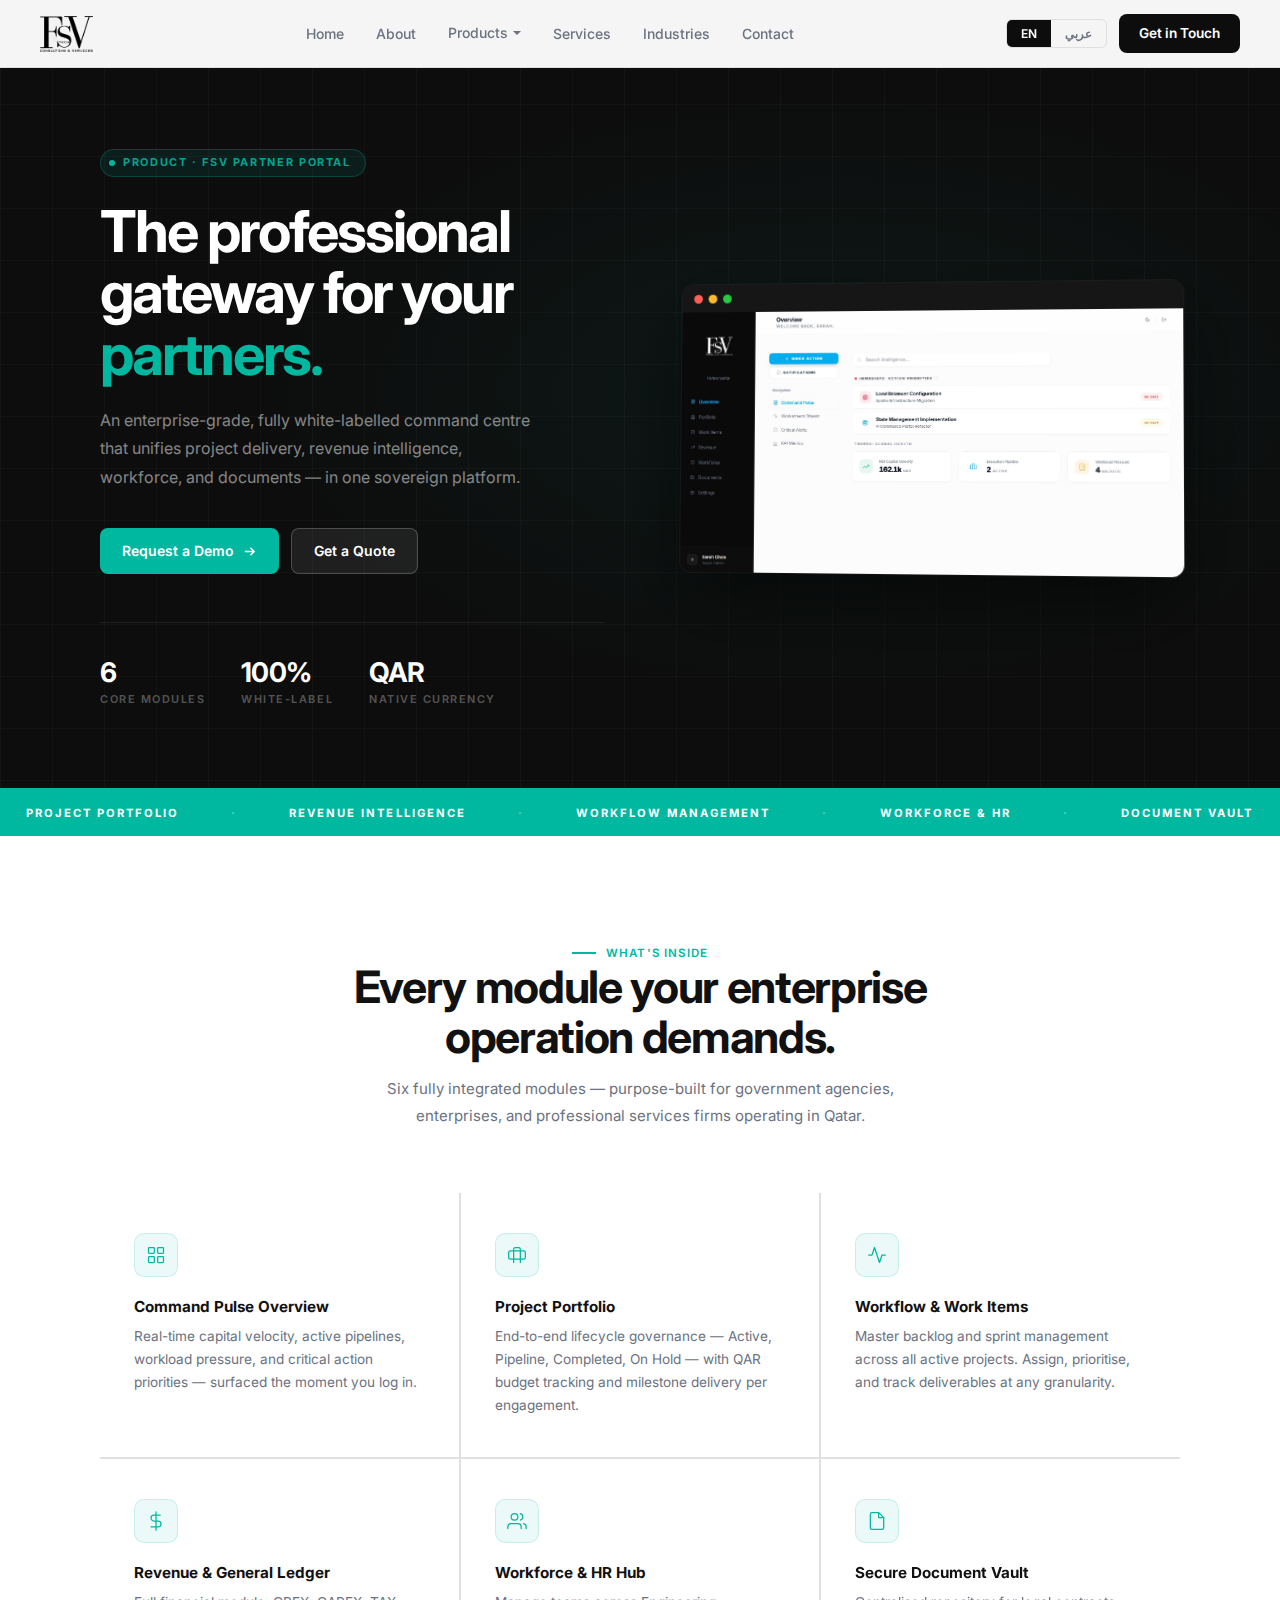
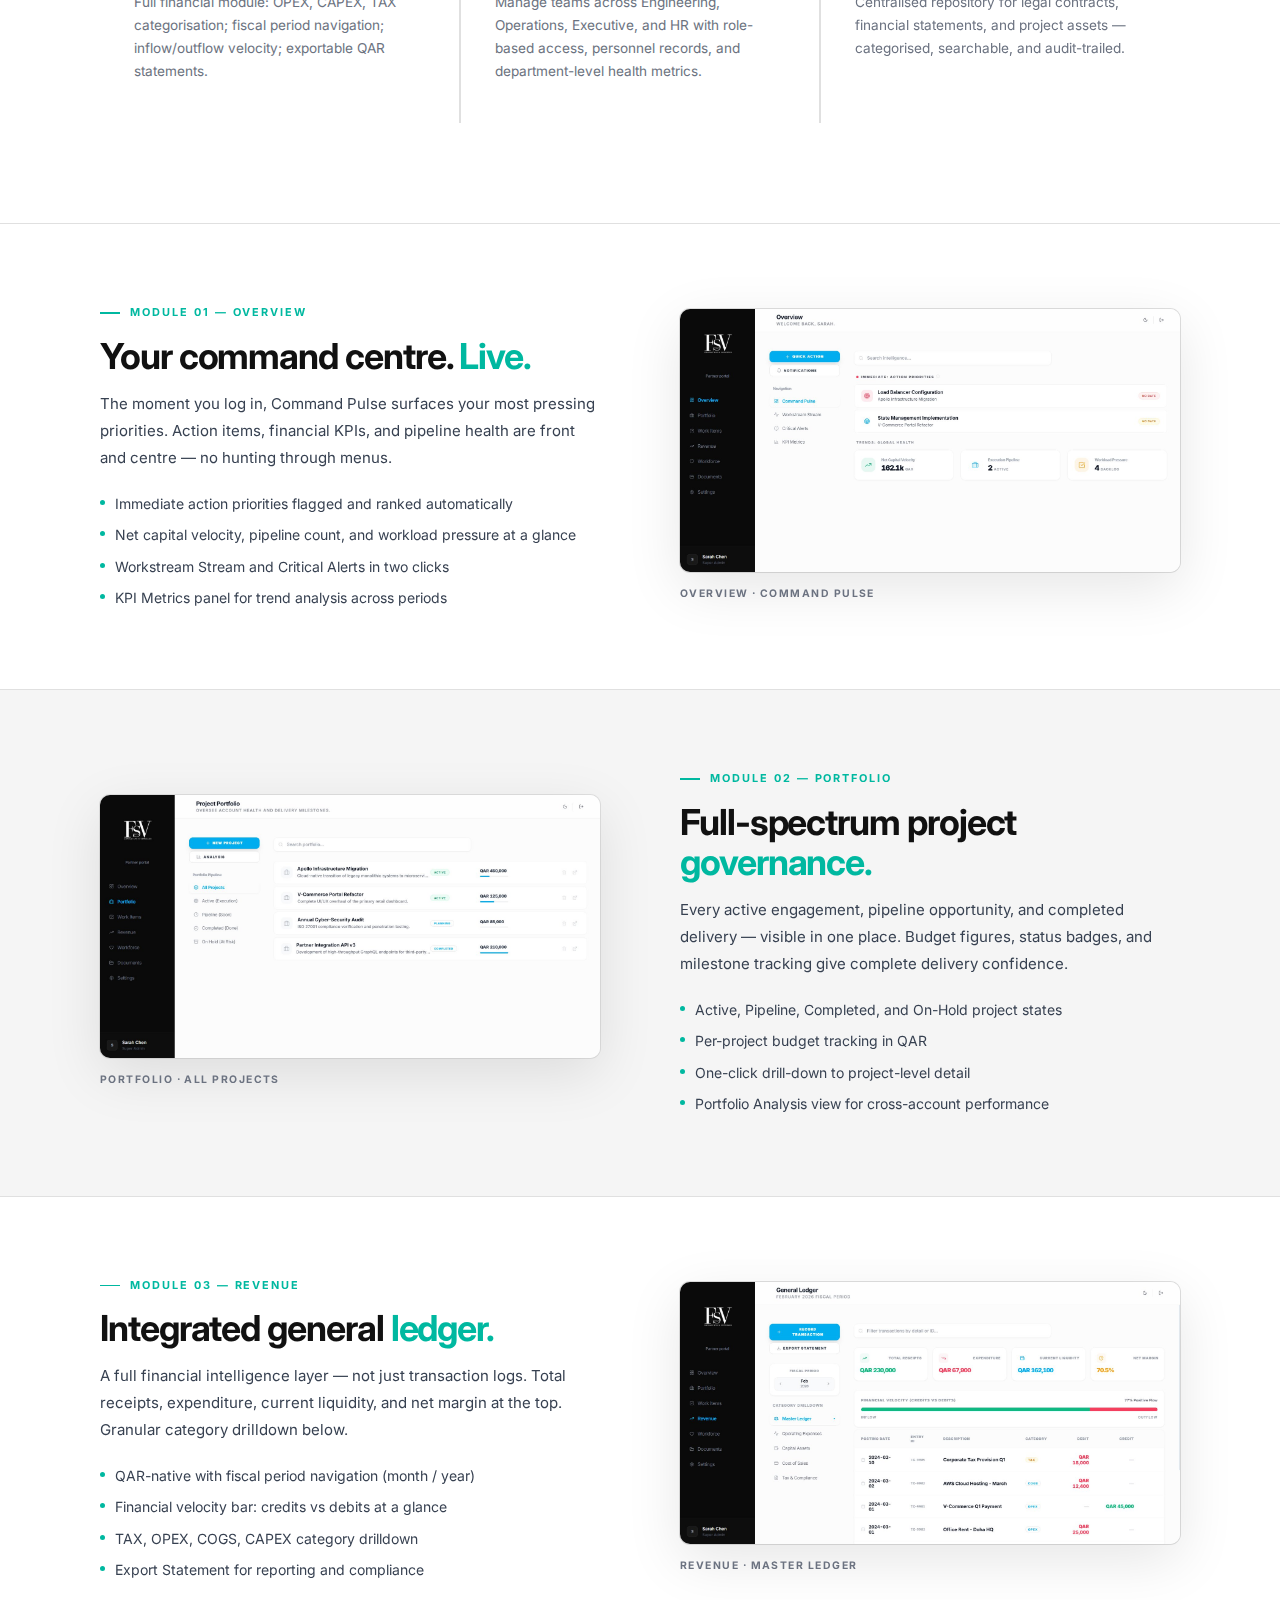
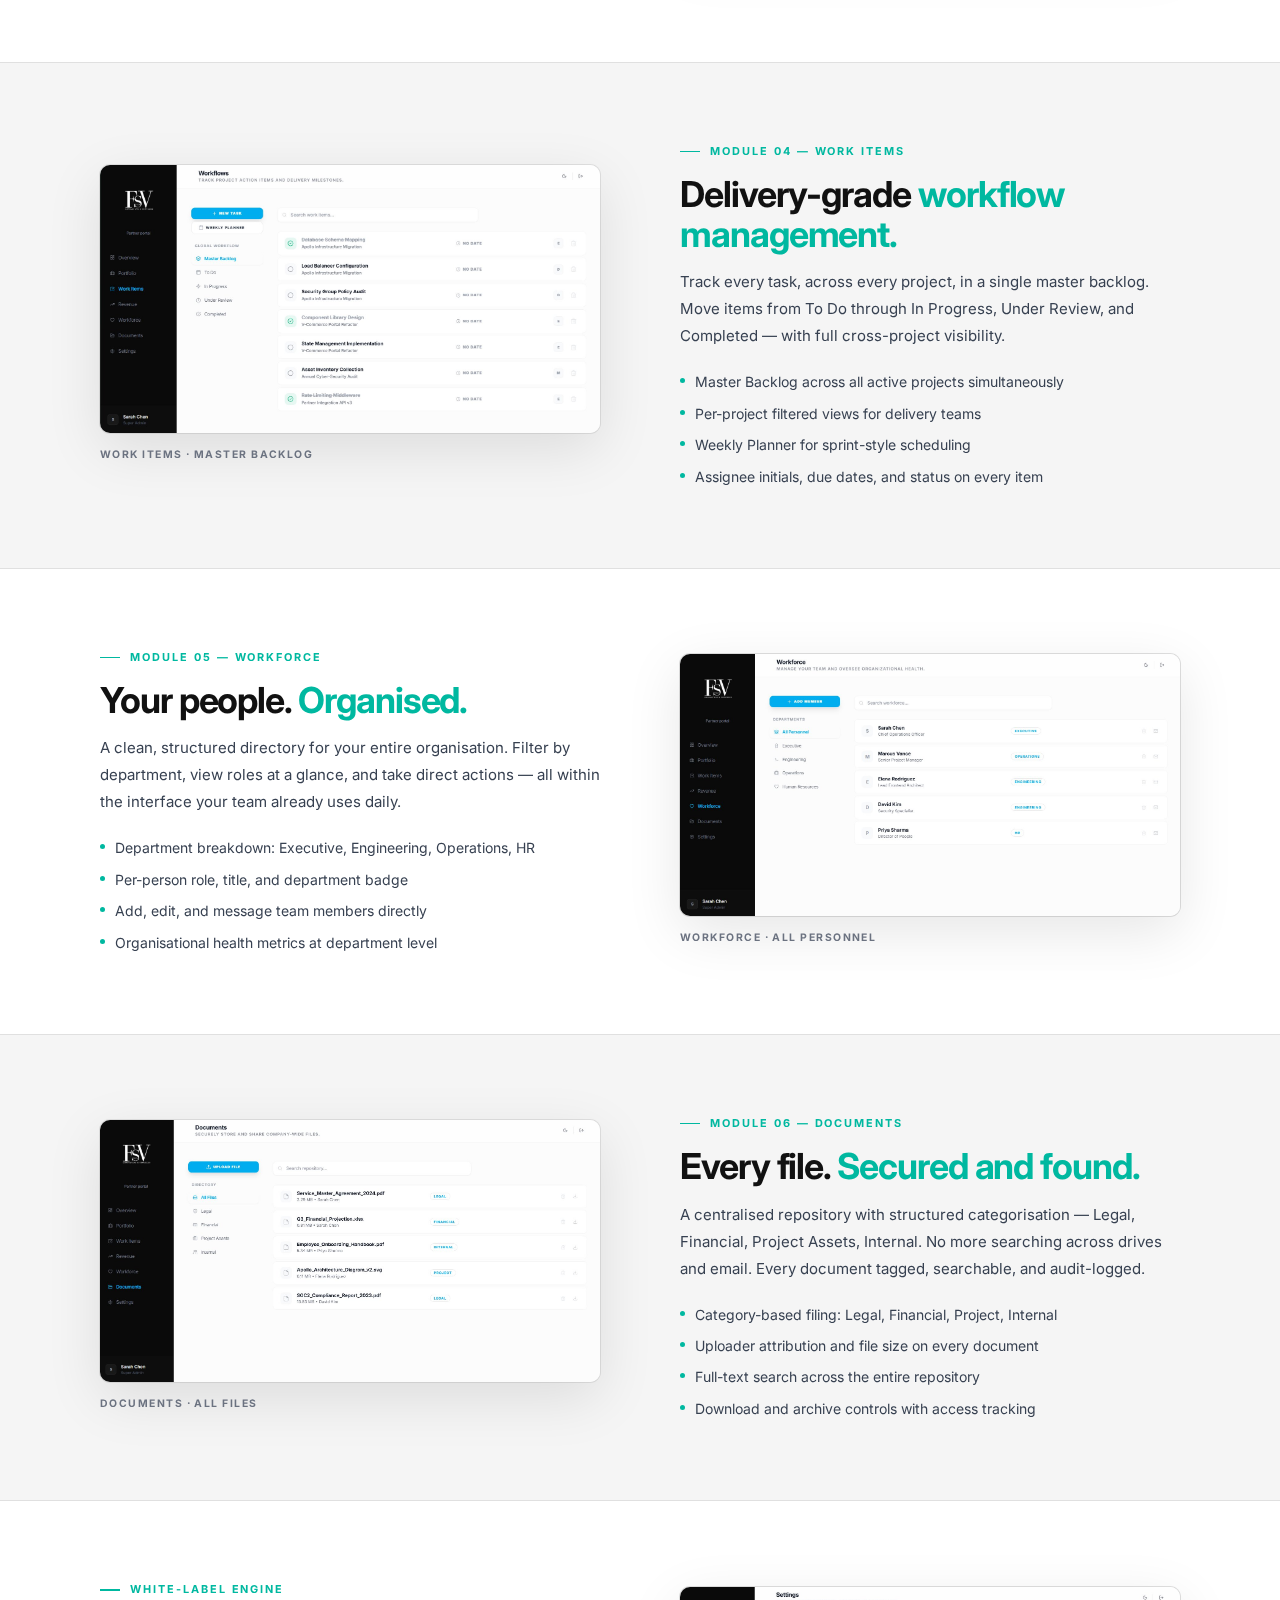
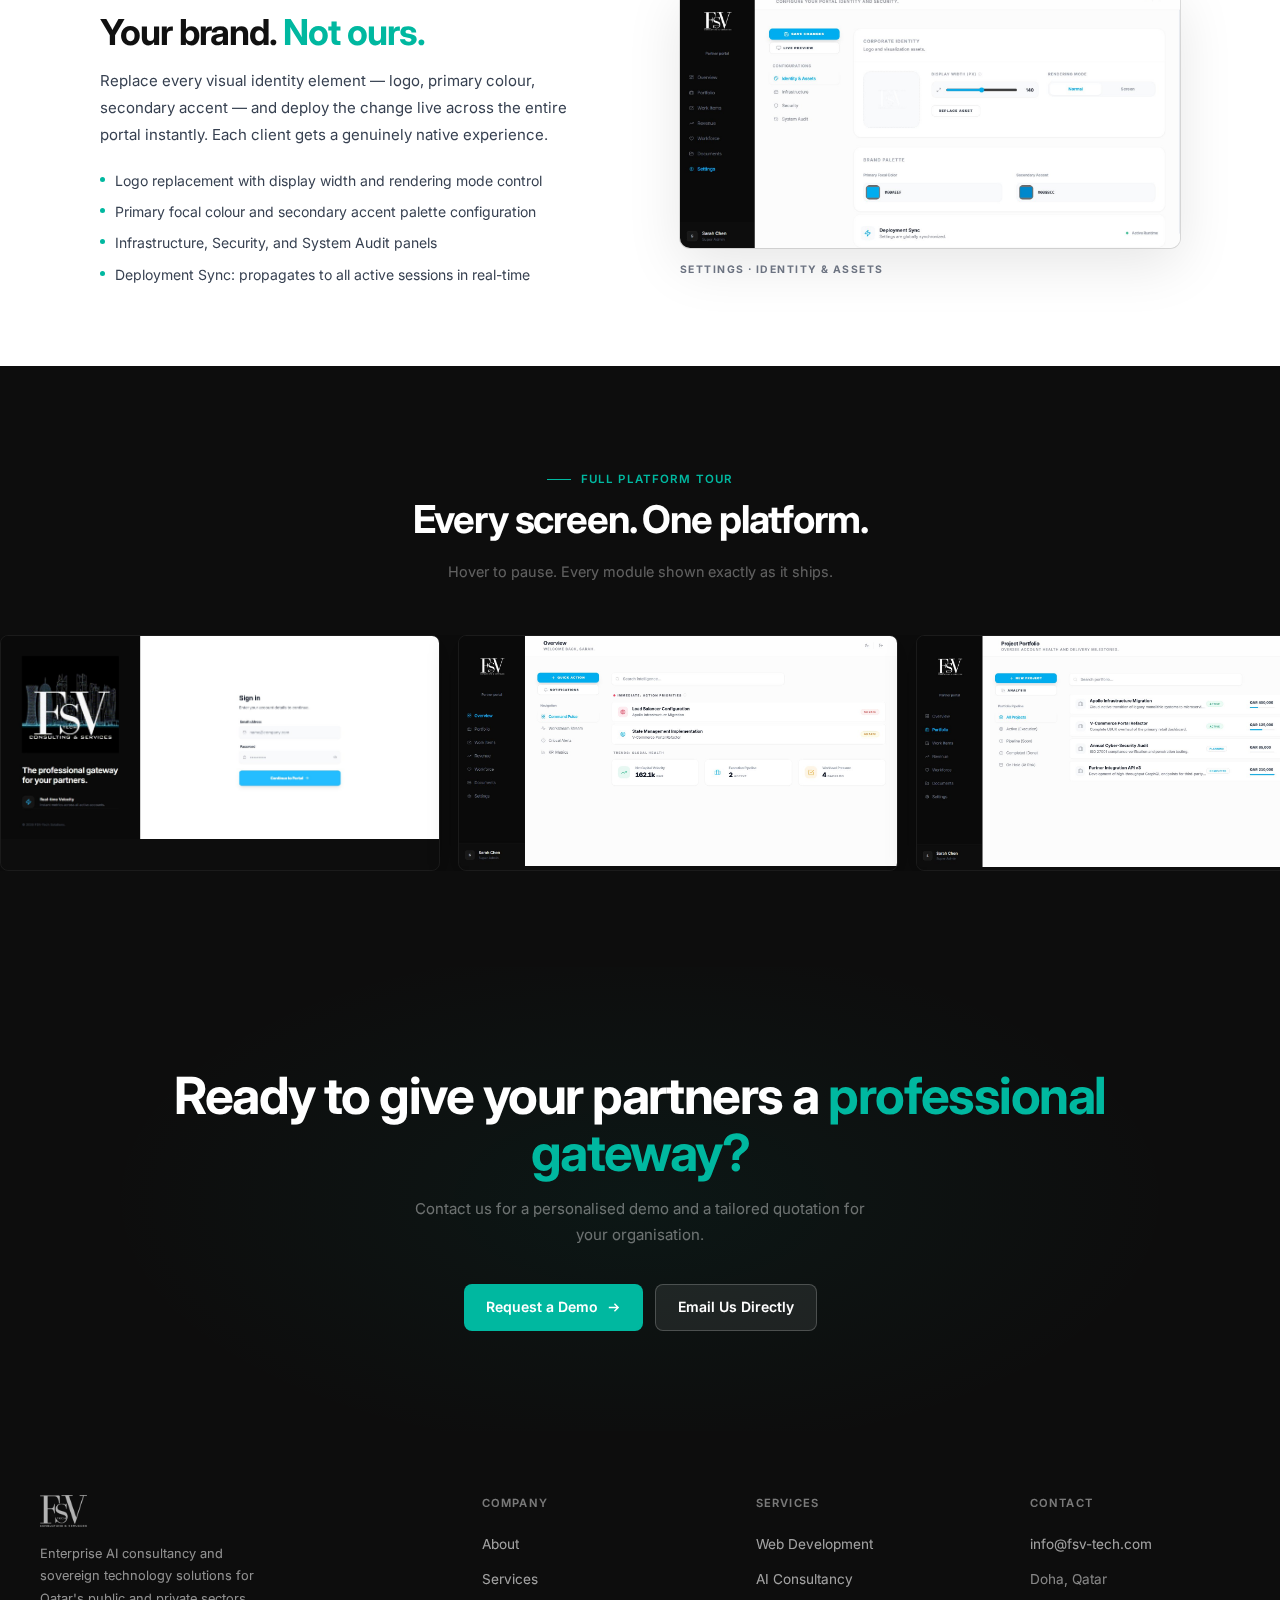
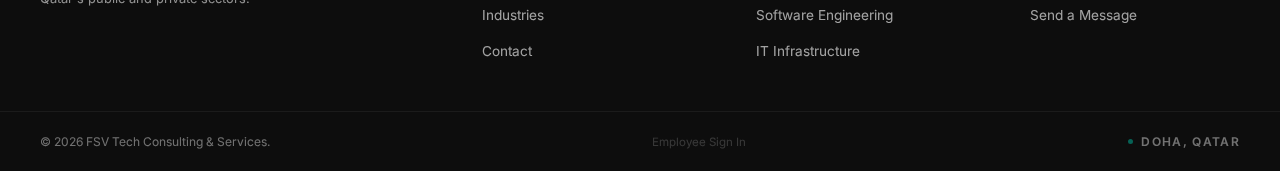
<file: partner-portal.html>
<!DOCTYPE html>
<html lang="en">
<head>
<meta charset="UTF-8"/>
<meta name="viewport" content="width=device-width, initial-scale=1.0"/>
<meta name="description" content="FSV Partner Portal — The enterprise-grade command centre for your partners. White-labelled, sovereign, and built for scale."/>
<meta name="robots" content="index, follow"/>
<link rel="icon" type="image/svg+xml" href="images/logo.svg"/>
<link rel="alternate icon" href="images/logo.png"/>
<title>FSV Partner Portal — FSV Tech</title>
<link rel="stylesheet" href="style.css"/>
<style>
/* Banner */
.portal-banner {
  padding: calc(var(--nav-h) + 80px) 0 80px;
  background: var(--black); position: relative; overflow: hidden;
}
.portal-banner::before {
  content: ''; position: absolute; inset: 0;
  background: radial-gradient(ellipse 65% 55% at 65% 50%, rgba(0,184,160,.07) 0%, transparent 70%);
}
.portal-banner-grid {
  position: absolute; inset: 0;
  background-image: linear-gradient(rgba(255,255,255,.022) 1px, transparent 1px),
                    linear-gradient(90deg, rgba(255,255,255,.022) 1px, transparent 1px);
  background-size: 52px 52px;
}
.portal-banner-inner {
  position: relative; z-index: 2;
  display: grid; grid-template-columns: 1fr 1fr; gap: 72px; align-items: center;
}
.portal-badge {
  display: inline-flex; align-items: center; gap: 8px;
  background: rgba(0,184,160,.1); border: 1px solid rgba(0,184,160,.25);
  border-radius: 20px; padding: 4px 14px 4px 8px; margin-bottom: 24px;
}
.portal-badge-dot { width: 6px; height: 6px; border-radius: 50%; background: var(--teal); animation: ppulse 2s infinite; }
@keyframes ppulse { 0%,100%{opacity:1;transform:scale(1);} 50%{opacity:.4;transform:scale(1.5);} }
.portal-badge span { font-size: 0.68rem; font-weight: 700; letter-spacing: .15em; text-transform: uppercase; color: rgba(0,184,160,.9); }
.portal-banner h1 { font-size: clamp(2.8rem,4.5vw,4.2rem); font-weight: 700; line-height: 1.07; letter-spacing: -.035em; color: #fff; margin-bottom: 20px; }
.portal-banner h1 em { font-style: normal; color: var(--teal); }
.portal-sub { font-size: 1rem; color: rgba(255,255,255,.5); line-height: 1.8; max-width: 440px; margin-bottom: 36px; }
.banner-actions { display: flex; gap: 12px; flex-wrap: wrap; }
.btn-hero-ghost { background: rgba(255,255,255,.08); color: #fff; border: 1px solid rgba(255,255,255,.2); }
.btn-hero-ghost:hover { background: rgba(255,255,255,.16); border-color: rgba(255,255,255,.4); }
.portal-stats { display: flex; gap: 36px; margin-top: 48px; padding-top: 36px; border-top: 1px solid rgba(255,255,255,.08); }
.ps-n { font-size: 1.7rem; font-weight: 700; color: #fff; letter-spacing: -.03em; line-height: 1; }
.ps-l { font-size: 0.68rem; font-weight: 600; letter-spacing: .14em; text-transform: uppercase; color: rgba(255,255,255,.3); margin-top: 4px; }

/* Hero screenshot */
.portal-screen {
  border-radius: 12px; overflow: hidden;
  box-shadow: 0 32px 80px rgba(0,0,0,.55), 0 0 0 1px rgba(255,255,255,.06);
  transform: perspective(1200px) rotateY(-5deg) rotateX(2deg); transition: transform .6s ease;
}
.portal-screen:hover { transform: perspective(1200px) rotateY(-1deg) rotateX(0); }
.screen-bar { height: 28px; background: #161616; display: flex; align-items: center; padding: 0 12px; gap: 6px; }
.screen-bar span { width: 9px; height: 9px; border-radius: 50%; }
.screen-bar span:nth-child(1){background:#ff5f57;}
.screen-bar span:nth-child(2){background:#febc2e;}
.screen-bar span:nth-child(3){background:#28c840;}
.portal-screen img { width: 100%; display: block; }

/* Marquee */
.marquee-strip { background: var(--teal); padding: 11px 0; overflow: hidden; white-space: nowrap; }
.marquee-track { display: inline-flex; animation: mscroll 28s linear infinite; }
.marquee-track span { font-size: 0.7rem; font-weight: 700; letter-spacing: .18em; text-transform: uppercase; color: #fff; padding: 0 26px; }
.marquee-track span.sep { color: rgba(255,255,255,.4); }
@keyframes mscroll { from{transform:translateX(0);} to{transform:translateX(-50%);} }

/* Feature grid */
.feat-intro { text-align: center; max-width: 580px; margin: 0 auto 64px; }
.feat-intro h2 { font-size: clamp(2rem,3.5vw,2.8rem); font-weight: 700; color: var(--ink); line-height: 1.12; letter-spacing: -.03em; margin-bottom: 14px; }
.feat-intro p { font-size: 0.9375rem; color: var(--grey); line-height: 1.75; }
.feat-grid { display: grid; grid-template-columns: repeat(3,1fr); gap: 2px; background: var(--border); }
.feat-card { background: #fff; padding: 40px 34px; transition: background .2s; }

.feat-icon { width: 44px; height: 44px; border-radius: 10px; background: rgba(0,184,160,.08); border: 1px solid rgba(0,184,160,.16); display: flex; align-items: center; justify-content: center; margin-bottom: 20px; }
.feat-icon svg { width: 20px; height: 20px; stroke: var(--teal); fill: none; stroke-linecap: round; stroke-linejoin: round; stroke-width: 1.5; }
.feat-card h3 { font-size: 0.95rem; font-weight: 700; color: var(--ink); margin-bottom: 8px; line-height: 1.3; }
.feat-card p { font-size: 0.85rem; color: var(--grey); line-height: 1.7; }

/* Showcase rows */
.showcase { padding: 80px 0; border-top: 1px solid var(--border); }
.showcase.alt { background: var(--light); }
.showcase-inner { display: grid; grid-template-columns: 1fr 1fr; gap: 80px; align-items: center; }
.showcase-inner.flip { direction: rtl; }
.showcase-inner.flip > * { direction: ltr; }
.sc-eyebrow { display: flex; align-items: center; gap: 10px; font-size: 0.68rem; font-weight: 700; letter-spacing: .18em; text-transform: uppercase; color: var(--teal); margin-bottom: 14px; }
.sc-eyebrow::before { content: ''; width: 20px; height: 1.5px; background: var(--teal); flex-shrink: 0; }
.showcase-inner h2 { font-size: clamp(1.8rem,2.8vw,2.3rem); font-weight: 700; color: var(--ink); line-height: 1.12; letter-spacing: -.03em; margin-bottom: 14px; }
.showcase-inner h2 em { font-style: normal; color: var(--teal); }
.showcase-inner > div > p { font-size: 0.9375rem; color: var(--body); line-height: 1.8; margin-bottom: 22px; }
.sc-bullets { list-style: none; display: flex; flex-direction: column; gap: 9px; }
.sc-bullets li { display: flex; align-items: flex-start; gap: 10px; font-size: 0.875rem; color: var(--body); }
.sc-bullets li::before { content: ''; flex-shrink: 0; margin-top: 7px; width: 5px; height: 5px; border-radius: 50%; background: var(--teal); }
.sc-frame { border-radius: 10px; overflow: hidden; box-shadow: 0 16px 56px rgba(0,0,0,.1), 0 0 0 1px var(--border); }
.sc-frame img { width: 100%; display: block; }
.sc-label { display: inline-block; margin-top: 14px; font-size: 0.65rem; font-weight: 700; letter-spacing: .14em; text-transform: uppercase; color: var(--grey); }

/* Gallery */
.gallery-section { background: var(--black); padding: 96px 0; overflow: hidden; }
.gallery-header { text-align: center; margin-bottom: 52px; }
.gallery-header .eyebrow { justify-content: center; }
.gallery-header h2 { font-size: clamp(1.8rem,3vw,2.6rem); font-weight: 700; color: #fff; letter-spacing: -.03em; margin-bottom: 10px; }
.gallery-header p { font-size: 0.9rem; color: rgba(255,255,255,.35); }
.gallery-track-outer { overflow: hidden; }
.gallery-track { display: flex; gap: 18px; animation: gscroll 32s linear infinite; }
.gallery-track:hover { animation-play-state: paused; }
.gallery-item { flex: 0 0 440px; border-radius: 8px; overflow: hidden; border: 1px solid rgba(255,255,255,.06); box-shadow: 0 6px 28px rgba(0,0,0,.35); }
.gallery-item img { width: 100%; display: block; }
@keyframes gscroll { from{transform:translateX(0);} to{transform:translateX(calc(-440px * 5 - 90px));} }

/* CTA */
.portal-cta { padding: 100px 0; background: var(--black); position: relative; overflow: hidden; text-align: center; }
.portal-cta::before { content: ''; position: absolute; inset: 0; background: radial-gradient(ellipse 60% 80% at 50% 50%, rgba(0,184,160,.06) 0%, transparent 70%); }
.portal-cta-inner { position: relative; z-index: 2; }
.portal-cta h2 { font-size: clamp(2.2rem,4vw,3.2rem); font-weight: 700; color: #fff; letter-spacing: -.03em; line-height: 1.1; margin-bottom: 16px; }
.portal-cta h2 em { font-style: normal; color: var(--teal); }
.portal-cta p { font-size: 0.9375rem; color: rgba(255,255,255,.4); max-width: 460px; margin: 0 auto 36px; line-height: 1.75; }
.portal-cta-actions { display: flex; gap: 12px; justify-content: center; flex-wrap: wrap; }

@media(max-width:960px){
  .portal-banner { padding: calc(var(--nav-h) + 52px) 0 52px; }
  .portal-banner-inner,
  .showcase-inner,
  .showcase-inner.flip { grid-template-columns: 1fr; direction: ltr; gap: 32px; }
  /* Image column always comes after text on mobile regardless of flip */
  .showcase-inner.flip > div:first-child { order: 0; }
  .showcase-inner.flip > div:last-child  { order: 1; }
  .showcase { padding: 56px 0; }
  .gallery-section { padding: 64px 0; }
  .portal-cta { padding: 64px 0; }
  .feat-card { padding: 28px 24px; }
  .gallery-item { flex: 0 0 300px; }
  .portal-stats { flex-wrap: wrap; gap: 24px; }
  .portal-stat { min-width: 80px; }
  .portal-screen { transform: none !important; order: -1; }
  .feat-grid { grid-template-columns: 1fr 1fr; }
  /* Ensure banner action buttons are reachable */
  .banner-actions { flex-wrap: wrap; }
  .banner-actions .btn { min-height: 48px; }
  /* Hide hero screenshot on tablet to save space */
  .portal-banner-inner > div.fade { display: none; }
}
@media(max-width:600px){
  .portal-banner { padding: calc(var(--nav-h) + 36px) 0 40px; }
  .feat-grid { grid-template-columns: 1fr; }
  .portal-stats { gap: 20px 32px; }
  .portal-stats > div { min-width: 80px; }
  .gallery-item { flex: 0 0 240px; }
  @keyframes gscroll { from{transform:translateX(0);} to{transform:translateX(calc(-240px * 5 - 90px));} }
  .portal-cta h2 { font-size: clamp(1.6rem, 7vw, 2.2rem); }
  .portal-banner h1 { font-size: clamp(2rem, 8vw, 2.8rem); }
  .portal-sub { font-size: 0.9rem; }
  /* Full-width stacked buttons */
  .banner-actions { flex-direction: column; align-items: stretch; }
  .banner-actions .btn { width: 100%; justify-content: center; }
  .portal-cta-actions { flex-direction: column; align-items: center; }
  .portal-cta-actions .btn { width: 100%; max-width: 320px; justify-content: center; }
  .sc-frame { border-radius: 6px; }
  .sc-eyebrow { font-size: 0.6rem; }
  /* Tighter showcase sections */
  .showcase { padding: 40px 0; }
  .showcase-inner { gap: 24px; }
  .showcase-inner h2 { font-size: clamp(1.5rem, 6vw, 2rem); }
  .feat-intro h2 { font-size: clamp(1.5rem, 6vw, 2rem); }
  .gallery-section { padding: 48px 0; }
  .gallery-header h2 { font-size: clamp(1.4rem, 6vw, 2rem); }
  /* Portal badge smaller on mobile */
  .portal-badge { padding: 3px 10px 3px 7px; }
  .portal-badge span { font-size: 0.6rem; }
  /* Stats row: two columns */
  .portal-stats { display: grid; grid-template-columns: 1fr 1fr; gap: 16px; }
}
</style>
</head>
<body>
<canvas id="bg-geo"></canvas>
<script>
(function(){
  const cv = document.getElementById('bg-geo');
  const cx = cv.getContext('2d');
  let W, H;

  // Detect if page is dark or light
  const isDark = () => document.body && getComputedStyle(document.body).backgroundColor.includes('13,13,13') || 
    document.body.style.background === '#0d0d0d';

  function resize(){ W = cv.width = window.innerWidth; H = cv.height = window.innerHeight; }
  window.addEventListener('resize', resize); resize();

  // Shape types: triangle, line, diamond, cross
  const SHAPES = 28;
  const shapes = Array.from({length: SHAPES}, (_, i) => ({
    type: i % 4,           // 0=tri, 1=line, 2=diamond, 3=cross
    x: Math.random() * W,
    y: Math.random() * H,
    size: 8 + Math.random() * 22,
    vx: (Math.random() - 0.5) * 0.22,
    vy: (Math.random() - 0.5) * 0.22,
    rot: Math.random() * Math.PI * 2,
    vrot: (Math.random() - 0.5) * 0.004,
    alpha: 0.04 + Math.random() * 0.07
  }));

  function drawTri(x, y, s, a){
    cx.beginPath();
    cx.moveTo(x, y - s);
    cx.lineTo(x + s * 0.866, y + s * 0.5);
    cx.lineTo(x - s * 0.866, y + s * 0.5);
    cx.closePath();
    cx.strokeStyle = `rgba(0,184,160,${a})`;
    cx.lineWidth = 0.8;
    cx.stroke();
  }
  function drawLine(x, y, s, rot, a){
    cx.beginPath();
    cx.moveTo(x - Math.cos(rot)*s*1.4, y - Math.sin(rot)*s*1.4);
    cx.lineTo(x + Math.cos(rot)*s*1.4, y + Math.sin(rot)*s*1.4);
    cx.strokeStyle = `rgba(0,184,160,${a * 0.7})`;
    cx.lineWidth = 0.7;
    cx.stroke();
  }
  function drawDiamond(x, y, s, a){
    cx.beginPath();
    cx.moveTo(x, y - s);
    cx.lineTo(x + s * 0.6, y);
    cx.lineTo(x, y + s);
    cx.lineTo(x - s * 0.6, y);
    cx.closePath();
    cx.strokeStyle = `rgba(0,184,160,${a})`;
    cx.lineWidth = 0.8;
    cx.stroke();
  }
  function drawCross(x, y, s, a){
    cx.strokeStyle = `rgba(0,184,160,${a * 0.6})`;
    cx.lineWidth = 0.7;
    cx.beginPath(); cx.moveTo(x - s, y); cx.lineTo(x + s, y); cx.stroke();
    cx.beginPath(); cx.moveTo(x, y - s); cx.lineTo(x, y + s); cx.stroke();
  }

  function frame(){
    cx.clearRect(0, 0, W, H);
    for(const s of shapes){
      cx.save();
      cx.translate(s.x, s.y);
      cx.rotate(s.rot);
      switch(s.type){
        case 0: drawTri(0, 0, s.size, s.alpha); break;
        case 1: drawLine(0, 0, s.size, 0, s.alpha); break;
        case 2: drawDiamond(0, 0, s.size, s.alpha); break;
        case 3: drawCross(0, 0, s.size, s.alpha); break;
      }
      cx.restore();
      s.x += s.vx; s.y += s.vy; s.rot += s.vrot;
      if(s.x < -40) s.x = W + 40; else if(s.x > W + 40) s.x = -40;
      if(s.y < -40) s.y = H + 40; else if(s.y > H + 40) s.y = -40;
    }
    requestAnimationFrame(frame);
  }
  frame();
})();
</script>


<a href="#main-content" class="skip-link">Skip to main content</a>

<nav id="nav">
  <div class="nav-inner">
    <a href="home.html" class="nav-logo"><img src="images/logo.png" alt="FSV Tech"/></a>
    <ul class="nav-links">
      <li><a href="home.html" data-t="nav_home">Home</a></li>
      <li><a href="about.html" data-t="nav_about">About</a></li>
      <li class="nav-has-dropdown">
        <a href="products.html" data-t="nav_products">Products</a>
        <div class="nav-dropdown">
          <div class="nav-dropdown-inner">
            <a href="products.html"><span class="nav-dropdown-dot"></span><span>Products Overview</span></a>
            <a href="partner-portal.html"><span class="nav-dropdown-dot"></span><span data-t="pp_nav_item">FSV Partner Portal</span></a>
          </div>
        </div>
      </li>
      <li><a href="services.html" data-t="nav_services">Services</a></li>
      <li><a href="industries.html" data-t="nav_industries">Industries</a></li>
      <li><a href="contact.html" data-t="nav_contact">Contact</a></li>
    </ul>
    <div class="nav-right">
      <div class="lang-toggle">
        <button class="lang-btn active" data-lang="en">EN</button>
        <button class="lang-btn" data-lang="ar">عربي</button>
      </div>
      <a href="contact.html" class="nav-cta" data-t="nav_cta">Get in Touch</a>
    </div>
    <button class="hamburger" id="hamburger" aria-label="Toggle navigation menu" aria-expanded="false"><span></span><span></span><span></span></button>
  </div>
</nav>
<div class="mobile-menu" id="mobileMenu">
  <a href="home.html" data-t="nav_home">Home</a>
  <a href="about.html" data-t="nav_about">About</a>
  <a href="products.html" data-t="nav_products">Products</a>
  <a href="partner-portal.html" class="mob-sub" data-t="pp_nav_item">FSV Partner Portal</a>
  <a href="services.html" data-t="nav_services">Services</a>
  <a href="industries.html" data-t="nav_industries">Industries</a>
  <a href="contact.html" data-t="nav_contact">Contact</a>
  <a href="contact.html" class="mob-cta" data-t="nav_cta">Get in Touch</a>
  <div class="mobile-lang">
    <button class="mob-lang-btn active" data-lang="en">English</button>
    <button class="mob-lang-btn" data-lang="ar">عربي</button>
  </div>
</div>

<!-- BANNER -->
<section class="portal-banner" id="main-content">
  <div class="portal-banner-grid"></div>
  <div class="wrap">
    <div class="portal-banner-inner">
      <div>
        <div class="portal-badge"><span class="portal-badge-dot"></span><span data-t="pp_badge">Product · FSV Partner Portal</span></div>
        <h1><span data-t="pp_h1a">The professional</span><br><span data-t="pp_h1b">gateway for your</span> <em data-t="pp_h1em">partners.</em></h1>
        <p class="portal-sub" data-t="pp_sub">An enterprise-grade, fully white-labelled command centre that unifies project delivery, revenue intelligence, workforce, and documents — in one sovereign platform.</p>
        <div class="banner-actions">
          <a href="contact.html?subject=Partner+Portal+Demo" class="btn btn-teal"><span data-t="pp_cta1">Request a Demo</span> <svg viewBox="0 0 16 16" fill="none" stroke="currentColor" stroke-width="1.5" width="14" height="14"><path d="M3 8h10M9 4l4 4-4 4"/></svg></a>
          <a href="/cdn-cgi/l/email-protection#8ce5e2eae3cceafffaa1f8e9efe4a2efe3e1b3fff9eee6e9eff8b1cadfdaa9bebcdcedfef8e2e9fea9bebcdce3fef8ede0a9bebcddf9e3f8e9" class="btn btn-hero-ghost"><span data-t="pp_cta2">Get a Quote</span></a>
        </div>
        <div class="portal-stats">
          <div><div class="ps-n">6</div><div class="ps-l" data-t="pp_stat1_l">Core Modules</div></div>
          <div><div class="ps-n">100%</div><div class="ps-l" data-t="pp_stat2_l">White-Label</div></div>
          <div><div class="ps-n">QAR</div><div class="ps-l" data-t="pp_stat3_l">Native Currency</div></div>
        </div>
      </div>
      <div class="fade">
        <div class="portal-screen">
          <div class="screen-bar"><span></span><span></span><span></span></div>
          <img src="portal-screens/overview.png" alt="FSV Partner Portal Overview Dashboard"/>
        </div>
      </div>
    </div>
  </div>
</section>

<!-- Marquee -->
<div class="marquee-strip" aria-hidden="true">
  <div class="marquee-track">
    <span>Project Portfolio</span><span class="sep">·</span><span>Revenue Intelligence</span><span class="sep">·</span><span>Workflow Management</span><span class="sep">·</span><span>Workforce &amp; HR</span><span class="sep">·</span><span>Document Vault</span><span class="sep">·</span><span>White-Label Identity</span><span class="sep">·</span><span>General Ledger</span><span class="sep">·</span><span>Sovereign Platform</span><span class="sep">·</span>
    <span>Project Portfolio</span><span class="sep">·</span><span>Revenue Intelligence</span><span class="sep">·</span><span>Workflow Management</span><span class="sep">·</span><span>Workforce &amp; HR</span><span class="sep">·</span><span>Document Vault</span><span class="sep">·</span><span>White-Label Identity</span><span class="sep">·</span><span>General Ledger</span><span class="sep">·</span><span>Sovereign Platform</span><span class="sep">·</span>
  </div>
</div>

<!-- Feature cards -->
<section class="section" style="background:#fff;">
  <div class="wrap">
    <div class="feat-intro fade">
      <div class="eyebrow" data-t="pp_feat_ey">What's Inside</div>
      <h2 data-t="pp_feat_h">Every module your enterprise operation demands.</h2>
      <p data-t="pp_feat_p">Six fully integrated modules — purpose-built for government agencies, enterprises, and professional services firms operating in Qatar.</p>
    </div>
    <div class="feat-grid">
      <div class="feat-card fade"><div class="feat-icon"><svg viewBox="0 0 24 24"><rect x="3" y="3" width="7" height="7" rx="1"/><rect x="14" y="3" width="7" height="7" rx="1"/><rect x="3" y="14" width="7" height="7" rx="1"/><rect x="14" y="14" width="7" height="7" rx="1"/></svg></div><h3 data-t="pp_f1_h">Command Pulse Overview</h3><p data-t="pp_f1_p">Real-time capital velocity, active pipelines, workload pressure, and critical action priorities — surfaced the moment you log in.</p></div>
      <div class="feat-card fade d1"><div class="feat-icon"><svg viewBox="0 0 24 24"><path d="M20 7H4a2 2 0 00-2 2v6a2 2 0 002 2h16a2 2 0 002-2V9a2 2 0 00-2-2z"/><path d="M16 21V5a2 2 0 00-2-2h-4a2 2 0 00-2 2v16"/></svg></div><h3 data-t="pp_f2_h">Project Portfolio</h3><p data-t="pp_f2_p">End-to-end lifecycle governance — Active, Pipeline, Completed, On Hold — with QAR budget tracking and milestone delivery per engagement.</p></div>
      <div class="feat-card fade d2"><div class="feat-icon"><svg viewBox="0 0 24 24"><polyline points="22 12 18 12 15 21 9 3 6 12 2 12"/></svg></div><h3 data-t="pp_f3_h">Workflow &amp; Work Items</h3><p data-t="pp_f3_p">Master backlog and sprint management across all active projects. Assign, prioritise, and track deliverables at any granularity.</p></div>
      <div class="feat-card fade"><div class="feat-icon"><svg viewBox="0 0 24 24"><line x1="12" y1="1" x2="12" y2="23"/><path d="M17 5H9.5a3.5 3.5 0 000 7h5a3.5 3.5 0 010 7H6"/></svg></div><h3 data-t="pp_f4_h">Revenue &amp; General Ledger</h3><p data-t="pp_f4_p">Full financial module: OPEX, CAPEX, TAX categorisation; fiscal period navigation; inflow/outflow velocity; exportable QAR statements.</p></div>
      <div class="feat-card fade d1"><div class="feat-icon"><svg viewBox="0 0 24 24"><path d="M17 21v-2a4 4 0 00-4-4H5a4 4 0 00-4 4v2"/><circle cx="9" cy="7" r="4"/><path d="M23 21v-2a4 4 0 00-3-3.87"/><path d="M16 3.13a4 4 0 010 7.75"/></svg></div><h3 data-t="pp_f5_h">Workforce &amp; HR Hub</h3><p data-t="pp_f5_p">Manage teams across Engineering, Operations, Executive, and HR with role-based access, personnel records, and department-level health metrics.</p></div>
      <div class="feat-card fade d2"><div class="feat-icon"><svg viewBox="0 0 24 24"><path d="M14 2H6a2 2 0 00-2 2v16a2 2 0 002 2h12a2 2 0 002-2V8z"/><polyline points="14 2 14 8 20 8"/></svg></div><h3 data-t="pp_f6_h">Secure Document Vault</h3><p data-t="pp_f6_p">Centralised repository for legal contracts, financial statements, and project assets — categorised, searchable, and audit-trailed.</p></div>
    </div>
  </div>
</section>

<!-- SHOWCASE SECTIONS -->
<section class="showcase">
  <div class="wrap"><div class="showcase-inner">
    <div class="fade"><div class="sc-eyebrow" data-t="pp_s1_ey">Module 01 — Overview</div><h2><span data-t="pp_s1_h1">Your command centre.</span> <em data-t="pp_s1_hem">Live.</em></h2><p data-t="pp_s1_p">The moment you log in, Command Pulse surfaces your most pressing priorities. Action items, financial KPIs, and pipeline health are front and centre — no hunting through menus.</p><ul class="sc-bullets"><li data-t="pp_s1_b1">Immediate action priorities flagged and ranked automatically</li><li data-t="pp_s1_b2">Net capital velocity, pipeline count, and workload pressure at a glance</li><li data-t="pp_s1_b3">Workstream Stream and Critical Alerts in two clicks</li><li data-t="pp_s1_b4">KPI Metrics panel for trend analysis across periods</li></ul></div>
    <div class="fade d1"><div class="sc-frame"><img src="portal-screens/overview.png" alt="Overview Dashboard"/></div><span class="sc-label" data-t="pp_s1_lbl">Overview · Command Pulse</span></div>
  </div></div>
</section>

<section class="showcase alt">
  <div class="wrap"><div class="showcase-inner flip">
    <div class="fade"><div class="sc-eyebrow" data-t="pp_s2_ey">Module 02 — Portfolio</div><h2><span data-t="pp_s2_h1">Full-spectrum project</span> <em data-t="pp_s2_hem">governance.</em></h2><p data-t="pp_s2_p">Every active engagement, pipeline opportunity, and completed delivery — visible in one place. Budget figures, status badges, and milestone tracking give complete delivery confidence.</p><ul class="sc-bullets"><li data-t="pp_s2_b1">Active, Pipeline, Completed, and On-Hold project states</li><li data-t="pp_s2_b2">Per-project budget tracking in QAR</li><li data-t="pp_s2_b3">One-click drill-down to project-level detail</li><li data-t="pp_s2_b4">Portfolio Analysis view for cross-account performance</li></ul></div>
    <div class="fade d1"><div class="sc-frame"><img src="portal-screens/portfolio.png" alt="Project Portfolio"/></div><span class="sc-label" data-t="pp_s2_lbl">Portfolio · All Projects</span></div>
  </div></div>
</section>

<section class="showcase">
  <div class="wrap"><div class="showcase-inner">
    <div class="fade"><div class="sc-eyebrow" data-t="pp_s3_ey">Module 03 — Revenue</div><h2><span data-t="pp_s3_h1">Integrated general</span> <em data-t="pp_s3_hem">ledger.</em></h2><p data-t="pp_s3_p">A full financial intelligence layer — not just transaction logs. Total receipts, expenditure, current liquidity, and net margin at the top. Granular category drilldown below.</p><ul class="sc-bullets"><li data-t="pp_s3_b1">QAR-native with fiscal period navigation (month / year)</li><li data-t="pp_s3_b2">Financial velocity bar: credits vs debits at a glance</li><li data-t="pp_s3_b3">TAX, OPEX, COGS, CAPEX category drilldown</li><li data-t="pp_s3_b4">Export Statement for reporting and compliance</li></ul></div>
    <div class="fade d1"><div class="sc-frame"><img src="portal-screens/ledger.png" alt="General Ledger"/></div><span class="sc-label" data-t="pp_s3_lbl">Revenue · Master Ledger</span></div>
  </div></div>
</section>

<section class="showcase alt">
  <div class="wrap"><div class="showcase-inner flip">
    <div class="fade"><div class="sc-eyebrow" data-t="pp_s4_ey">Module 04 — Work Items</div><h2><span data-t="pp_s4_h1">Delivery-grade</span> <em data-t="pp_s4_hem">workflow management.</em></h2><p data-t="pp_s4_p">Track every task, across every project, in a single master backlog. Move items from To Do through In Progress, Under Review, and Completed — with full cross-project visibility.</p><ul class="sc-bullets"><li data-t="pp_s4_b1">Master Backlog across all active projects simultaneously</li><li data-t="pp_s4_b2">Per-project filtered views for delivery teams</li><li data-t="pp_s4_b3">Weekly Planner for sprint-style scheduling</li><li data-t="pp_s4_b4">Assignee initials, due dates, and status on every item</li></ul></div>
    <div class="fade d1"><div class="sc-frame"><img src="portal-screens/workflows.png" alt="Workflows"/></div><span class="sc-label" data-t="pp_s4_lbl">Work Items · Master Backlog</span></div>
  </div></div>
</section>

<section class="showcase">
  <div class="wrap"><div class="showcase-inner">
    <div class="fade"><div class="sc-eyebrow" data-t="pp_s5_ey">Module 05 — Workforce</div><h2><span data-t="pp_s5_h1">Your people.</span> <em data-t="pp_s5_hem">Organised.</em></h2><p data-t="pp_s5_p">A clean, structured directory for your entire organisation. Filter by department, view roles at a glance, and take direct actions — all within the interface your team already uses daily.</p><ul class="sc-bullets"><li data-t="pp_s5_b1">Department breakdown: Executive, Engineering, Operations, HR</li><li data-t="pp_s5_b2">Per-person role, title, and department badge</li><li data-t="pp_s5_b3">Add, edit, and message team members directly</li><li data-t="pp_s5_b4">Organisational health metrics at department level</li></ul></div>
    <div class="fade d1"><div class="sc-frame"><img src="portal-screens/workforce.png" alt="Workforce"/></div><span class="sc-label" data-t="pp_s5_lbl">Workforce · All Personnel</span></div>
  </div></div>
</section>

<section class="showcase alt">
  <div class="wrap"><div class="showcase-inner flip">
    <div class="fade"><div class="sc-eyebrow" data-t="pp_s6_ey">Module 06 — Documents</div><h2><span data-t="pp_s6_h1">Every file.</span> <em data-t="pp_s6_hem">Secured and found.</em></h2><p data-t="pp_s6_p">A centralised repository with structured categorisation — Legal, Financial, Project Assets, Internal. No more searching across drives and email. Every document tagged, searchable, and audit-logged.</p><ul class="sc-bullets"><li data-t="pp_s6_b1">Category-based filing: Legal, Financial, Project, Internal</li><li data-t="pp_s6_b2">Uploader attribution and file size on every document</li><li data-t="pp_s6_b3">Full-text search across the entire repository</li><li data-t="pp_s6_b4">Download and archive controls with access tracking</li></ul></div>
    <div class="fade d1"><div class="sc-frame"><img src="portal-screens/documents.png" alt="Documents"/></div><span class="sc-label" data-t="pp_s6_lbl">Documents · All Files</span></div>
  </div></div>
</section>

<section class="showcase">
  <div class="wrap"><div class="showcase-inner">
    <div class="fade"><div class="sc-eyebrow" data-t="pp_s7_ey">White-Label Engine</div><h2><span data-t="pp_s7_h1">Your brand.</span> <em data-t="pp_s7_hem">Not ours.</em></h2><p data-t="pp_s7_p">Replace every visual identity element — logo, primary colour, secondary accent — and deploy the change live across the entire portal instantly. Each client gets a genuinely native experience.</p><ul class="sc-bullets"><li data-t="pp_s7_b1">Logo replacement with display width and rendering mode control</li><li data-t="pp_s7_b2">Primary focal colour and secondary accent palette configuration</li><li data-t="pp_s7_b3">Infrastructure, Security, and System Audit panels</li><li data-t="pp_s7_b4">Deployment Sync: propagates to all active sessions in real-time</li></ul></div>
    <div class="fade d1"><div class="sc-frame"><img src="portal-screens/settings.png" alt="White-Label Settings"/></div><span class="sc-label" data-t="pp_s7_lbl">Settings · Identity &amp; Assets</span></div>
  </div></div>
</section>

<!-- GALLERY -->
<section class="gallery-section">
  <div class="wrap">
    <div class="gallery-header fade">
      <div class="eyebrow" data-t="pp_gallery_ey">Full Platform Tour</div>
      <h2 data-t="pp_gallery_h">Every screen. One platform.</h2>
      <p data-t="pp_gallery_p">Hover to pause. Every module shown exactly as it ships.</p>
    </div>
  </div>
  <div class="gallery-track-outer">
    <div class="gallery-track">
      <div class="gallery-item"><img src="portal-screens/login.png" alt="Login"/></div>
      <div class="gallery-item"><img src="portal-screens/overview.png" alt="Overview"/></div>
      <div class="gallery-item"><img src="portal-screens/portfolio.png" alt="Portfolio"/></div>
      <div class="gallery-item"><img src="portal-screens/workflows.png" alt="Workflows"/></div>
      <div class="gallery-item"><img src="portal-screens/ledger.png" alt="Ledger"/></div>
      <div class="gallery-item"><img src="portal-screens/workforce.png" alt="Workforce"/></div>
      <div class="gallery-item"><img src="portal-screens/documents.png" alt="Documents"/></div>
      <div class="gallery-item"><img src="portal-screens/settings.png" alt="Settings"/></div>
      <div class="gallery-item"><img src="portal-screens/ledger-dark.png" alt="Ledger Dark"/></div>
      <div class="gallery-item"><img src="portal-screens/login.png" alt="Login"/></div>
      <div class="gallery-item"><img src="portal-screens/overview.png" alt="Overview"/></div>
      <div class="gallery-item"><img src="portal-screens/portfolio.png" alt="Portfolio"/></div>
      <div class="gallery-item"><img src="portal-screens/workflows.png" alt="Workflows"/></div>
      <div class="gallery-item"><img src="portal-screens/ledger.png" alt="Ledger"/></div>
    </div>
  </div>
</section>

<!-- CTA -->
<section class="portal-cta">
  <div class="wrap">
    <div class="portal-cta-inner fade">
      <h2><span data-t="pp_cta_h1">Ready to give your partners a</span> <em data-t="pp_cta_hem">professional gateway?</em></h2>
      <p data-t="pp_cta_p">Contact us for a personalised demo and a tailored quotation for your organisation.</p>
      <div class="portal-cta-actions">
        <a href="contact.html?subject=Partner+Portal+Demo" class="btn btn-teal"><span data-t="pp_cta1">Request a Demo</span> <svg viewBox="0 0 16 16" fill="none" stroke="currentColor" stroke-width="1.5" width="14" height="14"><path d="M3 8h10M9 4l4 4-4 4"/></svg></a>
        <a href="/cdn-cgi/l/email-protection#83eaede5ecc3e5f0f5aef7e6e0ebade0eceebcf0f6e1e9e6e0f7bec5d0d5a6b1b3d3e2f1f7ede6f1a6b1b3d3ecf1f7e2ef" class="btn btn-hero-ghost"><span data-t="pp_cta_btn2">Email Us Directly</span></a>
      </div>
    </div>
  </div>
</section>

<!-- FOOTER -->
<footer>
  <div class="footer-grid">
    <div class="footer-brand"><img src="images/logo.png" alt="FSV Tech"/><p><span data-t="footer_tagline">Enterprise AI consultancy and sovereign technology solutions for Qatar's public and private sectors.</span></p></div>
    <div class="footer-col"><h5 data-t="footer_col1_h">Company</h5><ul><li><a href="about.html" data-t="nav_about">About</a></li><li><a href="services.html" data-t="nav_services">Services</a></li><li><a href="industries.html" data-t="nav_industries">Industries</a></li><li><a href="contact.html" data-t="nav_contact">Contact</a></li></ul></div>
    <div class="footer-col footer-nav-col"><h5 data-t="footer_col2_h">Services</h5><ul><li><a href="services.html#web" data-t="home_s2_0_title">Web Development</a></li><li><a href="services.html#ai" data-t="home_s2_1_title">AI Consultancy</a></li><li><a href="services.html#software" data-t="home_s2_2_title">Software Engineering</a></li><li><a href="services.html#infra" data-t="home_s2_3_title">IT Infrastructure</a></li></ul></div>
    <div class="footer-col"><h5 data-t="footer_col3_h">Contact</h5><ul><li><a href="/cdn-cgi/l/email-protection#4a23242c250a2c393c673e2f292264292527" data-t="con_mail_v"><span class="__cf_email__" data-cfemail="aac3c4ccc5eaccd9dc87decfc9c284c9c5c7">[email&#160;protected]</span></a></li><li><span data-t="footer_location">Doha, Qatar</span></li><li><a href="contact.html" data-t="footer_msg">Send a Message</a></li></ul></div>
  </div>
  <div class="footer-bottom">
    <span data-t="footer_copy">&#169; 2026 FSV Tech Consulting &amp; Services.</span>
    <a href="signin.html" style="font-size:0.72rem;color:rgba(255,255,255,0.18);text-decoration:none;transition:color .2s;" onmouseover="this.style.color='rgba(255,255,255,0.45)'" onmouseout="this.style.color='rgba(255,255,255,0.18)'">Employee Sign In</a><div class="qatar-mark"><span class="qatar-pip"></span><span data-t="footer_location">Doha, Qatar</span></div>
  </div>
</footer>
<script src="main.js"></script>
</body>
</html>
</file>
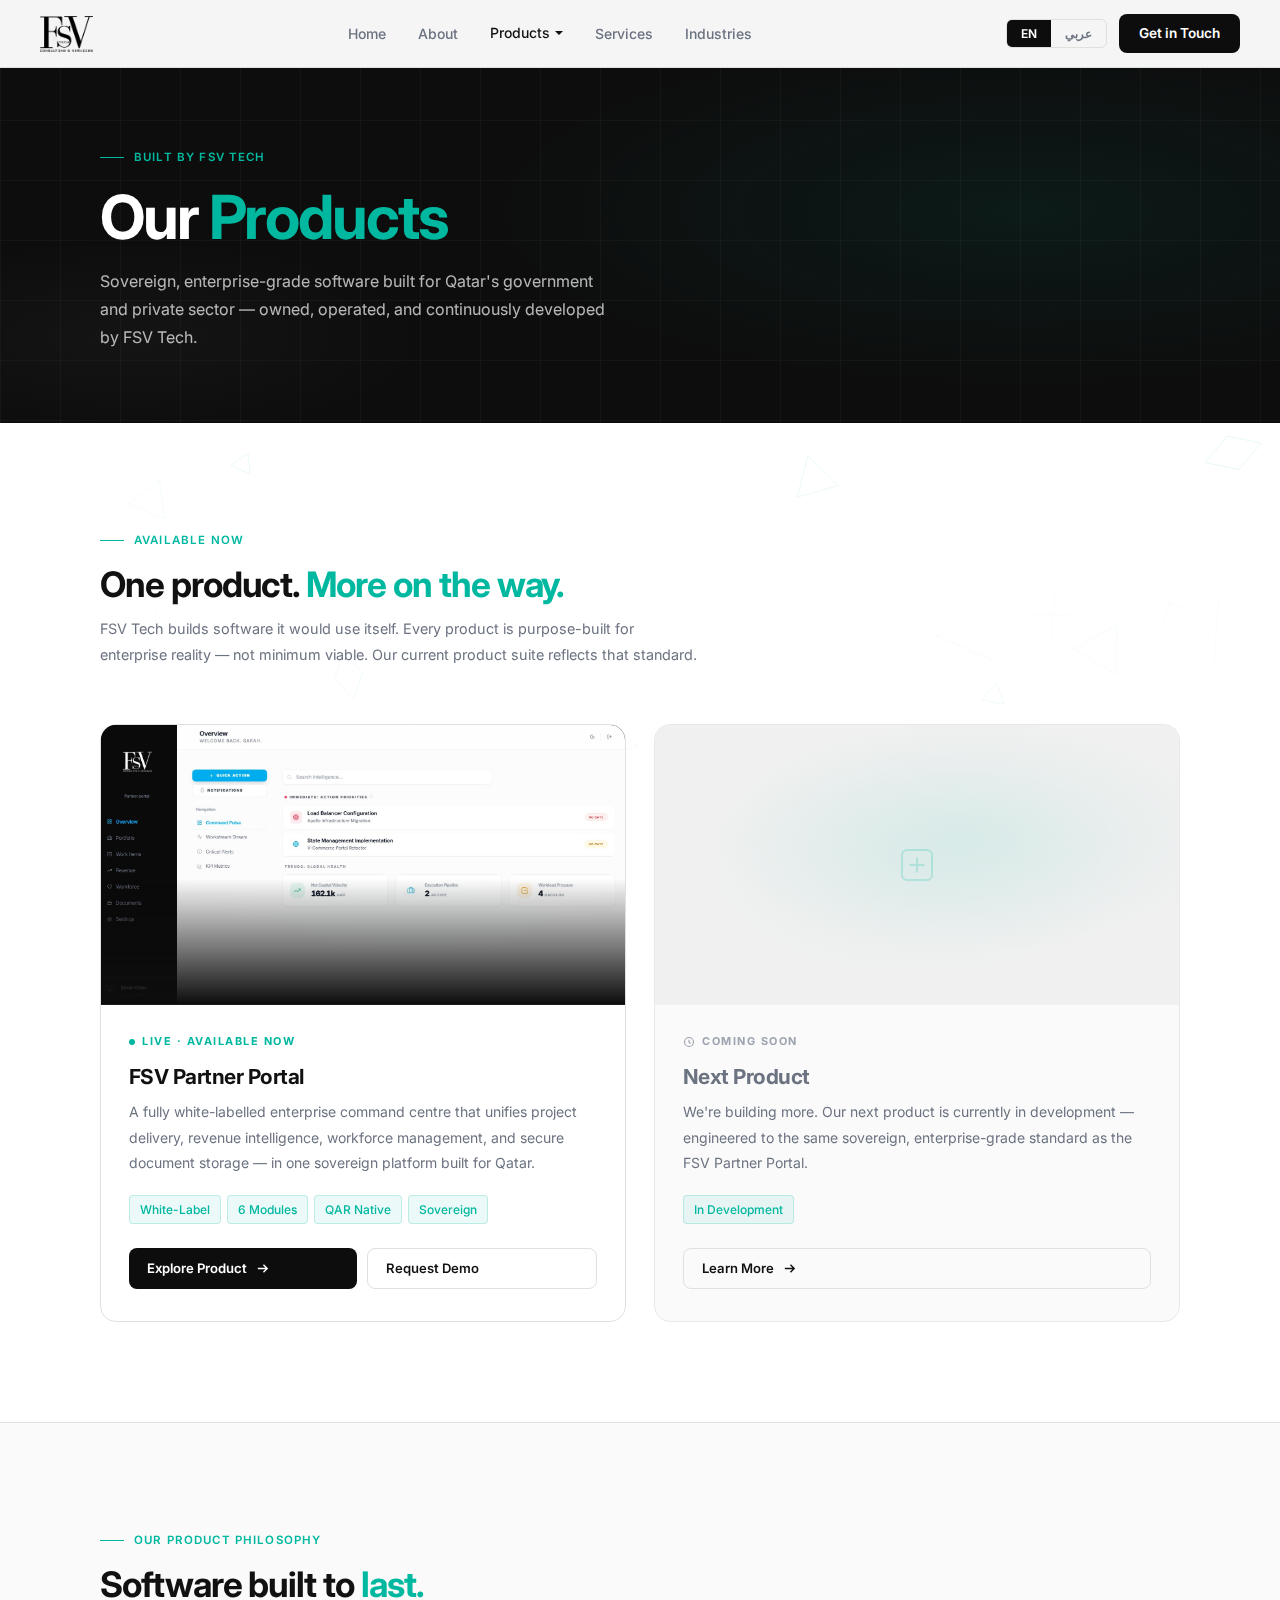
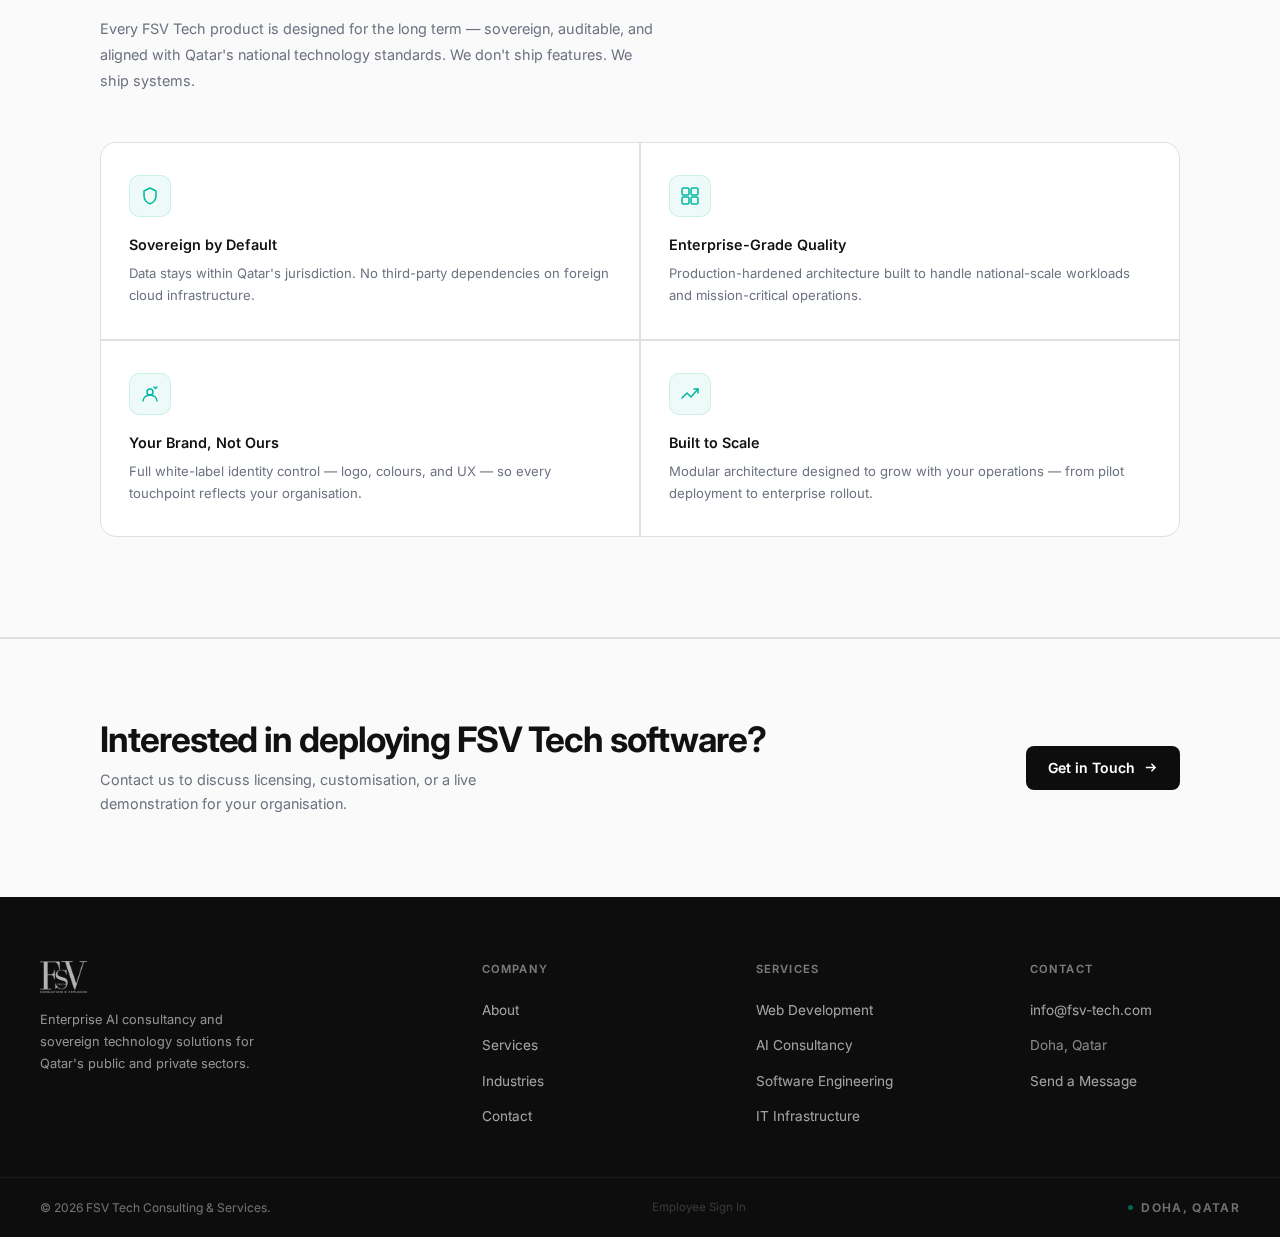
<file: products.html>
<!DOCTYPE html>
<html lang="en">
<head>
<meta charset="UTF-8"/>
<meta name="viewport" content="width=device-width, initial-scale=1.0"/>
<meta name="description" content="FSV Tech Products — Purpose-built enterprise software for Qatar's government and private sectors. Explore the FSV Partner Portal and more."/>
<meta name="robots" content="index, follow"/>
<link rel="icon" type="image/svg+xml" href="images/logo.svg"/>
<link rel="alternate icon" href="images/logo.png"/>
<meta property="og:type" content="website"/>
<meta property="og:title" content="Our Products — FSV Tech"/>
<meta property="og:description" content="Purpose-built enterprise software for Qatar's government and private sectors."/>
<meta property="og:url" content="https://fsv-tech.com/products.html"/>
<meta property="og:image" content="https://fsv-tech.com/images/doha-skyline.jpg"/>
<meta property="og:site_name" content="FSV Tech"/>
<meta name="twitter:card" content="summary_large_image"/>
<meta name="twitter:title" content="Our Products — FSV Tech"/>
<meta name="twitter:description" content="Purpose-built enterprise software for Qatar's government and private sectors."/>
<title>Our Products — FSV Tech</title>
<link rel="stylesheet" href="style.css"/>
<style>

/* ── Product listing layout ───────────────────────── */
.prod-intro {
  max-width: 600px; margin-bottom: 56px;
}

.prod-grid {
  display: grid;
  grid-template-columns: repeat(auto-fill, minmax(min(360px, 100%), 1fr));
  gap: 28px;
}

/* ── Product card ─────────────────────────────────── */
.prod-card {
  background: #fff;
  border: 1px solid var(--border);
  border-radius: 16px;
  overflow: hidden;
  display: flex;
  flex-direction: column;
  transition: box-shadow .25s, transform .25s;
}
.prod-card:hover {
  box-shadow: 0 12px 40px rgba(0,0,0,.08);
  transform: translateY(-2px);
}

/* Screen preview area */
.prod-card-visual {
  background: var(--black);
  position: relative;
  overflow: hidden;
  border-bottom: 1px solid rgba(255,255,255,.06);
  height: 280px;
}
.prod-card-visual::after {
  content: '';
  position: absolute; inset: 0;
  background: radial-gradient(ellipse 70% 60% at 60% 40%, rgba(0,184,160,.08) 0%, transparent 70%);
  pointer-events: none;
}
.prod-card-visual img {
  width: 100%; height: 100%; display: block; object-fit: cover; object-position: top;
  mask-image: linear-gradient(180deg, #000 55%, transparent 100%);
  -webkit-mask-image: linear-gradient(180deg, #000 55%, transparent 100%);
  position: relative; z-index: 1;
}

/* Placeholder visual for coming soon */
.prod-card-placeholder {
  height: 100%;
  display: flex; align-items: center; justify-content: center;
  background:
    radial-gradient(ellipse 60% 60% at 50% 50%, rgba(0,184,160,.04) 0%, transparent 70%),
    repeating-linear-gradient(45deg, rgba(255,255,255,.012) 0px, rgba(255,255,255,.012) 1px, transparent 1px, transparent 20px);
  position: relative; z-index: 1;
}
.prod-card-placeholder svg {
  width: 40px; height: 40px; stroke: rgba(0,184,160,.2); fill: none;
}

.prod-card-body {
  padding: 28px 28px 32px;
  display: flex; flex-direction: column; flex: 1;
}

/* Status badge */
.prod-status {
  display: inline-flex; align-items: center; gap: 7px;
  font-size: 0.68rem; font-weight: 700; letter-spacing: 0.14em; text-transform: uppercase;
  color: var(--teal); margin-bottom: 14px;
}
.prod-status-dot {
  width: 6px; height: 6px; border-radius: 50%; background: var(--teal);
  animation: ppulse 2.2s ease-in-out infinite;
}
@keyframes ppulse { 0%,100%{opacity:1;transform:scale(1);} 50%{opacity:.35;transform:scale(1.6);} }

.prod-soon-badge {
  display: inline-flex; align-items: center; gap: 7px;
  font-size: 0.68rem; font-weight: 700; letter-spacing: 0.14em; text-transform: uppercase;
  color: var(--subtle); margin-bottom: 14px;
}

.prod-card h3 {
  font-size: 1.3rem; font-weight: 700; color: var(--ink);
  letter-spacing: -0.025em; margin-bottom: 10px; line-height: 1.2;
}
.prod-card.soon h3 { color: var(--grey); }

.prod-card-desc {
  font-size: 0.875rem; line-height: 1.8; color: var(--muted);
  margin-bottom: 20px; flex: 1;
}

.prod-tags {
  display: flex; flex-wrap: wrap; gap: 6px; margin-bottom: 24px;
}

.prod-card-actions {
  display: flex; gap: 10px; flex-wrap: nowrap;
}
.prod-card-actions .btn {
  font-size: 0.82rem; padding: 9px 18px; flex: 1;
}

/* Coming soon state */
.prod-card.soon {
  border-color: #e8e8e8;
  background: var(--lighter);
}
.prod-card.soon .prod-card-visual {
  background: #f0f0f0;
}

/* ── Philosophy section ───────────────────────────── */
.phil-grid {
  display: grid;
  grid-template-columns: repeat(2, 1fr);
  gap: 2px;
  background: var(--border);
  border: 1px solid var(--border);
  border-radius: 16px;
  overflow: hidden;
  margin-top: 48px;
}
.phil-card {
  background: #fff;
  padding: 32px 28px;
  transition: background .2s;
}
.phil-card:hover { background: var(--lighter); }
.phil-icon {
  width: 42px; height: 42px;
  background: rgba(0,184,160,.07);
  border: 1px solid rgba(0,184,160,.15);
  border-radius: 10px;
  display: flex; align-items: center; justify-content: center;
  margin-bottom: 16px; flex-shrink: 0;
}
.phil-card h4 {
  font-size: 0.9rem; font-weight: 600; color: var(--ink);
  margin-bottom: 6px;
}
.phil-card p {
  font-size: 0.82rem; line-height: 1.7; color: var(--grey);
}

/* ── CTA band — matches about.html / industries.html pattern ── */
.prod-cta {
  background: var(--lighter);
  border-top: 1px solid var(--border);
  padding: 80px 0;
}
.prod-cta-inner {
  max-width: var(--max); margin: 0 auto; padding: 0 40px;
  display: flex; align-items: center; justify-content: space-between;
  gap: 40px; flex-wrap: wrap;
}
.prod-cta h2 {
  font-size: clamp(1.6rem, 3vw, 2.2rem);
  font-weight: 700; color: var(--ink);
  letter-spacing: -0.03em; line-height: 1.15;
  margin-bottom: 8px;
}
.prod-cta p {
  font-size: 0.9rem; color: var(--muted); line-height: 1.7; max-width: 400px;
}

@media(max-width: 960px) {
  .phil-grid { grid-template-columns: 1fr 1fr; }
  .prod-cta { padding: 56px 0; }
  .prod-cta-inner { flex-direction: column; align-items: flex-start; padding: 0 20px; gap: 24px; }
  .prod-cta-inner .btn { width: 100%; justify-content: center; }
}
@media(max-width: 640px) {
  .prod-grid { grid-template-columns: 1fr; }
  .phil-grid { grid-template-columns: 1fr; }
  .phil-card { padding: 24px 20px; }
}
</style>
<link rel="canonical" href="https://fsv-tech.com/products.html"/>
</head>
<body>
<canvas id="bg-geo"></canvas>
<script>
(function(){
  const cv = document.getElementById('bg-geo');
  const cx = cv.getContext('2d');
  let W, H;

  // Detect if page is dark or light
  const isDark = () => document.body && getComputedStyle(document.body).backgroundColor.includes('13,13,13') || 
    document.body.style.background === '#0d0d0d';

  function resize(){ W = cv.width = window.innerWidth; H = cv.height = window.innerHeight; }
  window.addEventListener('resize', resize); resize();

  // Shape types: triangle, line, diamond, cross
  const SHAPES = 28;
  const shapes = Array.from({length: SHAPES}, (_, i) => ({
    type: i % 4,           // 0=tri, 1=line, 2=diamond, 3=cross
    x: Math.random() * W,
    y: Math.random() * H,
    size: 8 + Math.random() * 22,
    vx: (Math.random() - 0.5) * 0.22,
    vy: (Math.random() - 0.5) * 0.22,
    rot: Math.random() * Math.PI * 2,
    vrot: (Math.random() - 0.5) * 0.004,
    alpha: 0.04 + Math.random() * 0.07
  }));

  function drawTri(x, y, s, a){
    cx.beginPath();
    cx.moveTo(x, y - s);
    cx.lineTo(x + s * 0.866, y + s * 0.5);
    cx.lineTo(x - s * 0.866, y + s * 0.5);
    cx.closePath();
    cx.strokeStyle = `rgba(0,184,160,${a})`;
    cx.lineWidth = 0.8;
    cx.stroke();
  }
  function drawLine(x, y, s, rot, a){
    cx.beginPath();
    cx.moveTo(x - Math.cos(rot)*s*1.4, y - Math.sin(rot)*s*1.4);
    cx.lineTo(x + Math.cos(rot)*s*1.4, y + Math.sin(rot)*s*1.4);
    cx.strokeStyle = `rgba(0,184,160,${a * 0.7})`;
    cx.lineWidth = 0.7;
    cx.stroke();
  }
  function drawDiamond(x, y, s, a){
    cx.beginPath();
    cx.moveTo(x, y - s);
    cx.lineTo(x + s * 0.6, y);
    cx.lineTo(x, y + s);
    cx.lineTo(x - s * 0.6, y);
    cx.closePath();
    cx.strokeStyle = `rgba(0,184,160,${a})`;
    cx.lineWidth = 0.8;
    cx.stroke();
  }
  function drawCross(x, y, s, a){
    cx.strokeStyle = `rgba(0,184,160,${a * 0.6})`;
    cx.lineWidth = 0.7;
    cx.beginPath(); cx.moveTo(x - s, y); cx.lineTo(x + s, y); cx.stroke();
    cx.beginPath(); cx.moveTo(x, y - s); cx.lineTo(x, y + s); cx.stroke();
  }

  function frame(){
    cx.clearRect(0, 0, W, H);
    for(const s of shapes){
      cx.save();
      cx.translate(s.x, s.y);
      cx.rotate(s.rot);
      switch(s.type){
        case 0: drawTri(0, 0, s.size, s.alpha); break;
        case 1: drawLine(0, 0, s.size, 0, s.alpha); break;
        case 2: drawDiamond(0, 0, s.size, s.alpha); break;
        case 3: drawCross(0, 0, s.size, s.alpha); break;
      }
      cx.restore();
      s.x += s.vx; s.y += s.vy; s.rot += s.vrot;
      if(s.x < -40) s.x = W + 40; else if(s.x > W + 40) s.x = -40;
      if(s.y < -40) s.y = H + 40; else if(s.y > H + 40) s.y = -40;
    }
    requestAnimationFrame(frame);
  }
  frame();
})();
</script>


<a href="#main-content" class="skip-link">Skip to main content</a>

<nav id="nav">
  <div class="nav-inner">
    <a href="home.html" class="nav-logo"><img src="images/logo.png" alt="FSV Tech"/></a>
    <ul class="nav-links">
      <li><a href="home.html" data-t="nav_home">Home</a></li>
      <li><a href="about.html" data-t="nav_about">About</a></li>
      <li class="nav-has-dropdown">
        <a href="products.html" data-t="nav_products">Products</a>
        <div class="nav-dropdown">
          <div class="nav-dropdown-inner">
            <a href="products.html"><span class="nav-dropdown-dot"></span><span>Products Overview</span></a>
            <a href="partner-portal.html"><span class="nav-dropdown-dot"></span><span data-t="pp_nav_item">FSV Partner Portal</span></a>
          </div>
        </div>
      </li>
      <li><a href="services.html" data-t="nav_services">Services</a></li>
      <li><a href="industries.html" data-t="nav_industries">Industries</a></li>
    </ul>
    <div class="nav-right">
      <div class="lang-toggle">
        <button class="lang-btn active" data-lang="en">EN</button>
        <button class="lang-btn" data-lang="ar">عربي</button>
      </div>
      <a href="contact.html" class="nav-cta" data-t="nav_cta">Get in Touch</a>
    </div>
    <button class="hamburger" id="hamburger" aria-label="Toggle navigation menu" aria-expanded="false"><span></span><span></span><span></span></button>
  </div>
</nav>

<div class="mobile-menu" id="mobileMenu">
  <a href="home.html" data-t="nav_home">Home</a>
  <a href="about.html" data-t="nav_about">About</a>
  <a href="products.html" data-t="nav_products">Products</a>
  <a href="partner-portal.html" class="mob-sub" data-t="pp_nav_item">FSV Partner Portal</a>
  <a href="services.html" data-t="nav_services">Services</a>
  <a href="industries.html" data-t="nav_industries">Industries</a>
  <a href="contact.html" class="mob-cta" data-t="nav_cta">Get in Touch</a>
  <div class="mobile-lang">
    <button class="mob-lang-btn active" data-lang="en">English</button>
    <button class="mob-lang-btn" data-lang="ar">عربي</button>
  </div>
</div>

<!-- BANNER — matches every other inner page -->
<div class="page-banner" id="main-content">
  <div class="wrap">
    <div class="eyebrow fade" style="margin-bottom:18px"><span data-t="prod_banner_ey">Built by FSV Tech</span></div>
    <h1 class="fade"><span data-t="prod_banner_h">Our </span><em data-t="prod_banner_hem">Products</em></h1>
    <p class="fade" style="max-width:520px"><span data-t="prod_banner_p">Sovereign, enterprise-grade software built for Qatar's government and private sector — owned, operated, and continuously developed by FSV Tech.</span></p>
  </div>
</div>

<!-- PRODUCT LISTING -->
<section class="section" id="products">
  <div class="wrap">

    <div class="prod-intro fade">
      <div class="eyebrow" style="margin-bottom:14px"><span data-t="prod_list_ey">Available Now</span></div>
      <h2 style="font-size:clamp(1.6rem,2.8vw,2.2rem);font-weight:700;color:var(--ink);letter-spacing:-0.03em;line-height:1.15;margin-bottom:12px;">
        <span data-t="prod_list_h">One product. </span><em style="font-style:normal;color:var(--teal);" data-t="prod_list_hem">More on the way.</em>
      </h2>
      <p style="font-size:0.9rem;line-height:1.8;color:var(--muted);" data-t="prod_list_p">FSV Tech builds software it would use itself. Every product is purpose-built for enterprise reality — not minimum viable. Our current product suite reflects that standard.</p>
    </div>

    <div class="prod-grid">

      <!-- FSV Partner Portal -->
      <div class="prod-card fade d1">
        <div class="prod-card-visual">
          <img src="portal-screens/overview.png" alt="FSV Partner Portal — Command Pulse Overview"/>
        </div>
        <div class="prod-card-body">
          <div class="prod-status"><span class="prod-status-dot"></span><span data-t="prod_p1_status">Live · Available Now</span></div>
          <h3 data-t="prod_p1_h">FSV Partner Portal</h3>
          <p class="prod-card-desc" data-t="prod_p1_desc">A fully white-labelled enterprise command centre that unifies project delivery, revenue intelligence, workforce management, and secure document storage — in one sovereign platform built for Qatar.</p>
          <div class="prod-tags">
            <span class="tag" data-t="prod_p1_t1">White-Label</span>
            <span class="tag" data-t="prod_p1_t2">6 Modules</span>
            <span class="tag" data-t="prod_p1_t3">QAR Native</span>
            <span class="tag" data-t="prod_p1_t4">Sovereign</span>
          </div>
          <div class="prod-card-actions">
            <a href="partner-portal.html" class="btn btn-primary">
              <span data-t="prod_p1_cta1">Explore Product</span>
              <svg viewBox="0 0 16 16" fill="none" stroke="currentColor" stroke-width="1.5"><path d="M3 8h10M9 4l4 4-4 4"/></svg>
            </a>
            <a href="contact.html?subject=Partner+Portal+Demo" class="btn btn-ghost">
              <span data-t="prod_p1_cta2">Request Demo</span>
            </a>
          </div>
        </div>
      </div>

      <!-- Coming Soon -->
      <div class="prod-card soon fade d2">
        <div class="prod-card-visual">
          <div class="prod-card-placeholder">
            <svg viewBox="0 0 24 24" stroke-width="1.2" stroke-linecap="round" stroke-linejoin="round">
              <rect x="3" y="3" width="18" height="18" rx="3"/>
              <path d="M8 12h8M12 8v8"/>
            </svg>
          </div>
        </div>
        <div class="prod-card-body">
          <div class="prod-soon-badge">
            <svg viewBox="0 0 16 16" fill="none" stroke="currentColor" stroke-width="1.5" width="12" height="12"><circle cx="8" cy="8" r="6"/><path d="M8 5v3l2 2"/></svg>
            <span data-t="prod_soon_tag">Coming Soon</span>
          </div>
          <h3 data-t="prod_soon_h">Next Product</h3>
          <p class="prod-card-desc" data-t="prod_soon_desc">We're building more. Our next product is currently in development — engineered to the same sovereign, enterprise-grade standard as the FSV Partner Portal.</p>
          <div class="prod-tags">
            <span class="tag" data-t="prod_soon_t1">In Development</span>
          </div>
          <div class="prod-card-actions">
            <a href="contact.html?subject=New+Product+Enquiry" class="btn btn-ghost">
              <span>Learn More</span>
              <svg viewBox="0 0 16 16" fill="none" stroke="currentColor" stroke-width="1.5"><path d="M3 8h10M9 4l4 4-4 4"/></svg>
            </a>
          </div>
        </div>
      </div>

    </div>
  </div>
</section>

<!-- PHILOSOPHY — matches about/services section pattern on white bg -->
<section class="section" style="background:var(--lighter);border-top:1px solid var(--border);border-bottom:1px solid var(--border);">
  <div class="wrap">
    <div class="fade" style="max-width:560px;margin-bottom:0;">
      <div class="eyebrow" style="margin-bottom:14px"><span data-t="prod_phil_ey">Our Product Philosophy</span></div>
      <h2 style="font-size:clamp(1.6rem,2.8vw,2.2rem);font-weight:700;color:var(--ink);letter-spacing:-0.03em;line-height:1.15;margin-bottom:12px;">
        <span data-t="prod_phil_h">Software built to </span><em style="font-style:normal;color:var(--teal);" data-t="prod_phil_hem">last.</em>
      </h2>
      <p style="font-size:0.9rem;line-height:1.8;color:var(--muted);" data-t="prod_phil_p">Every FSV Tech product is designed for the long term — sovereign, auditable, and aligned with Qatar's national technology standards. We don't ship features. We ship systems.</p>
    </div>

    <div class="phil-grid fade d2">

      <!-- Sovereign -->
      <div class="phil-card">
        <div class="phil-icon">
          <svg viewBox="0 0 20 20" fill="none" stroke="var(--teal)" stroke-width="1.5" width="20" height="20" stroke-linecap="round" stroke-linejoin="round">
            <path d="M10 2L4 5v5c0 3.55 2.56 6.88 6 7.73C13.44 16.88 16 13.55 16 10V5L10 2z"/>
          </svg>
        </div>
        <h4 data-t="prod_pp1_h">Sovereign by Default</h4>
        <p data-t="prod_pp1_p">Data stays within Qatar's jurisdiction. No third-party dependencies on foreign cloud infrastructure.</p>
      </div>

      <!-- Enterprise Grade -->
      <div class="phil-card">
        <div class="phil-icon">
          <svg viewBox="0 0 20 20" fill="none" stroke="var(--teal)" stroke-width="1.5" width="20" height="20" stroke-linecap="round" stroke-linejoin="round">
            <rect x="2" y="2" width="7" height="7" rx="1.5"/>
            <rect x="11" y="2" width="7" height="7" rx="1.5"/>
            <rect x="2" y="11" width="7" height="7" rx="1.5"/>
            <rect x="11" y="11" width="7" height="7" rx="1.5"/>
          </svg>
        </div>
        <h4 data-t="prod_pp2_h">Enterprise-Grade Quality</h4>
        <p data-t="prod_pp2_p">Production-hardened architecture built to handle national-scale workloads and mission-critical operations.</p>
      </div>

      <!-- White-label -->
      <div class="phil-card">
        <div class="phil-icon">
          <svg viewBox="0 0 20 20" fill="none" stroke="var(--teal)" stroke-width="1.5" width="20" height="20" stroke-linecap="round" stroke-linejoin="round">
            <circle cx="10" cy="8" r="3"/>
            <path d="M3 17c0-3.31 3.13-6 7-6s7 2.69 7 6"/>
            <path d="M14 3l1.5 1.5L17 3"/>
          </svg>
        </div>
        <h4 data-t="prod_pp3_h">Your Brand, Not Ours</h4>
        <p data-t="prod_pp3_p">Full white-label identity control — logo, colours, and UX — so every touchpoint reflects your organisation.</p>
      </div>

      <!-- Scalable -->
      <div class="phil-card">
        <div class="phil-icon">
          <svg viewBox="0 0 20 20" fill="none" stroke="var(--teal)" stroke-width="1.5" width="20" height="20" stroke-linecap="round" stroke-linejoin="round">
            <polyline points="2,14 7,9 11,13 18,5"/>
            <polyline points="14,5 18,5 18,9"/>
          </svg>
        </div>
        <h4 data-t="prod_pp4_h">Built to Scale</h4>
        <p data-t="prod_pp4_p">Modular architecture designed to grow with your operations — from pilot deployment to enterprise rollout.</p>
      </div>

    </div>
  </div>
</section>

<!-- CTA — matches about.html .cta-row pattern exactly -->
<div class="prod-cta">
  <div class="prod-cta-inner">
    <div class="fade">
      <h2 data-t="prod_cta_h">Interested in deploying FSV Tech software?</h2>
      <p data-t="prod_cta_p">Contact us to discuss licensing, customisation, or a live demonstration for your organisation.</p>
    </div>
    <a href="contact.html" class="btn btn-primary fade d2">
      <span data-t="prod_cta_btn">Get in Touch</span>
      <svg viewBox="0 0 16 16" fill="none" stroke="currentColor" stroke-width="1.5"><path d="M3 8h10M9 4l4 4-4 4"/></svg>
    </a>
  </div>
</div>

<footer>
  <div class="footer-grid">
    <div class="footer-brand"><img src="images/logo.png" alt="FSV Tech"/><p><span data-t="footer_tagline">Enterprise AI consultancy and sovereign technology solutions for Qatar's public and private sectors.</span></p></div>
    <div class="footer-col"><h5 data-t="footer_col1_h">Company</h5><ul><li><a href="about.html" data-t="nav_about">About</a></li><li><a href="services.html" data-t="nav_services">Services</a></li><li><a href="industries.html" data-t="nav_industries">Industries</a></li><li><a href="contact.html" data-t="nav_contact">Contact</a></li></ul></div>
    <div class="footer-col footer-nav-col"><h5 data-t="footer_col2_h">Services</h5><ul><li><a href="services.html#web" data-t="home_s2_0_title">Web Development</a></li><li><a href="services.html#ai" data-t="home_s2_1_title">AI Consultancy</a></li><li><a href="services.html#software" data-t="home_s2_2_title">Software Engineering</a></li><li><a href="services.html#infra" data-t="home_s2_3_title">IT Infrastructure</a></li></ul></div>
    <div class="footer-col"><h5 data-t="footer_col3_h">Contact</h5><ul><li><a href="/cdn-cgi/l/email-protection#4a23242c250a2c393c673e2f292264292527" data-t="con_mail_v"><span class="__cf_email__" data-cfemail="aac3c4ccc5eaccd9dc87decfc9c284c9c5c7">[email&#160;protected]</span></a></li><li><span data-t="footer_location">Doha, Qatar</span></li><li><a href="contact.html" data-t="footer_msg">Send a Message</a></li></ul></div>
  </div>
  <div class="footer-bottom">
    <span data-t="footer_copy">&#169; 2026 FSV Tech Consulting &amp; Services.</span>
    <a href="signin.html" style="font-size:0.72rem;color:rgba(255,255,255,0.18);text-decoration:none;transition:color .2s;" onmouseover="this.style.color='rgba(255,255,255,0.45)'" onmouseout="this.style.color='rgba(255,255,255,0.18)'">Employee Sign In</a><div class="qatar-mark"><span class="qatar-pip"></span><span data-t="footer_location">Doha, Qatar</span></div>
  </div>
</footer>
<script src="main.js"></script>
</body>
</html>
</file>
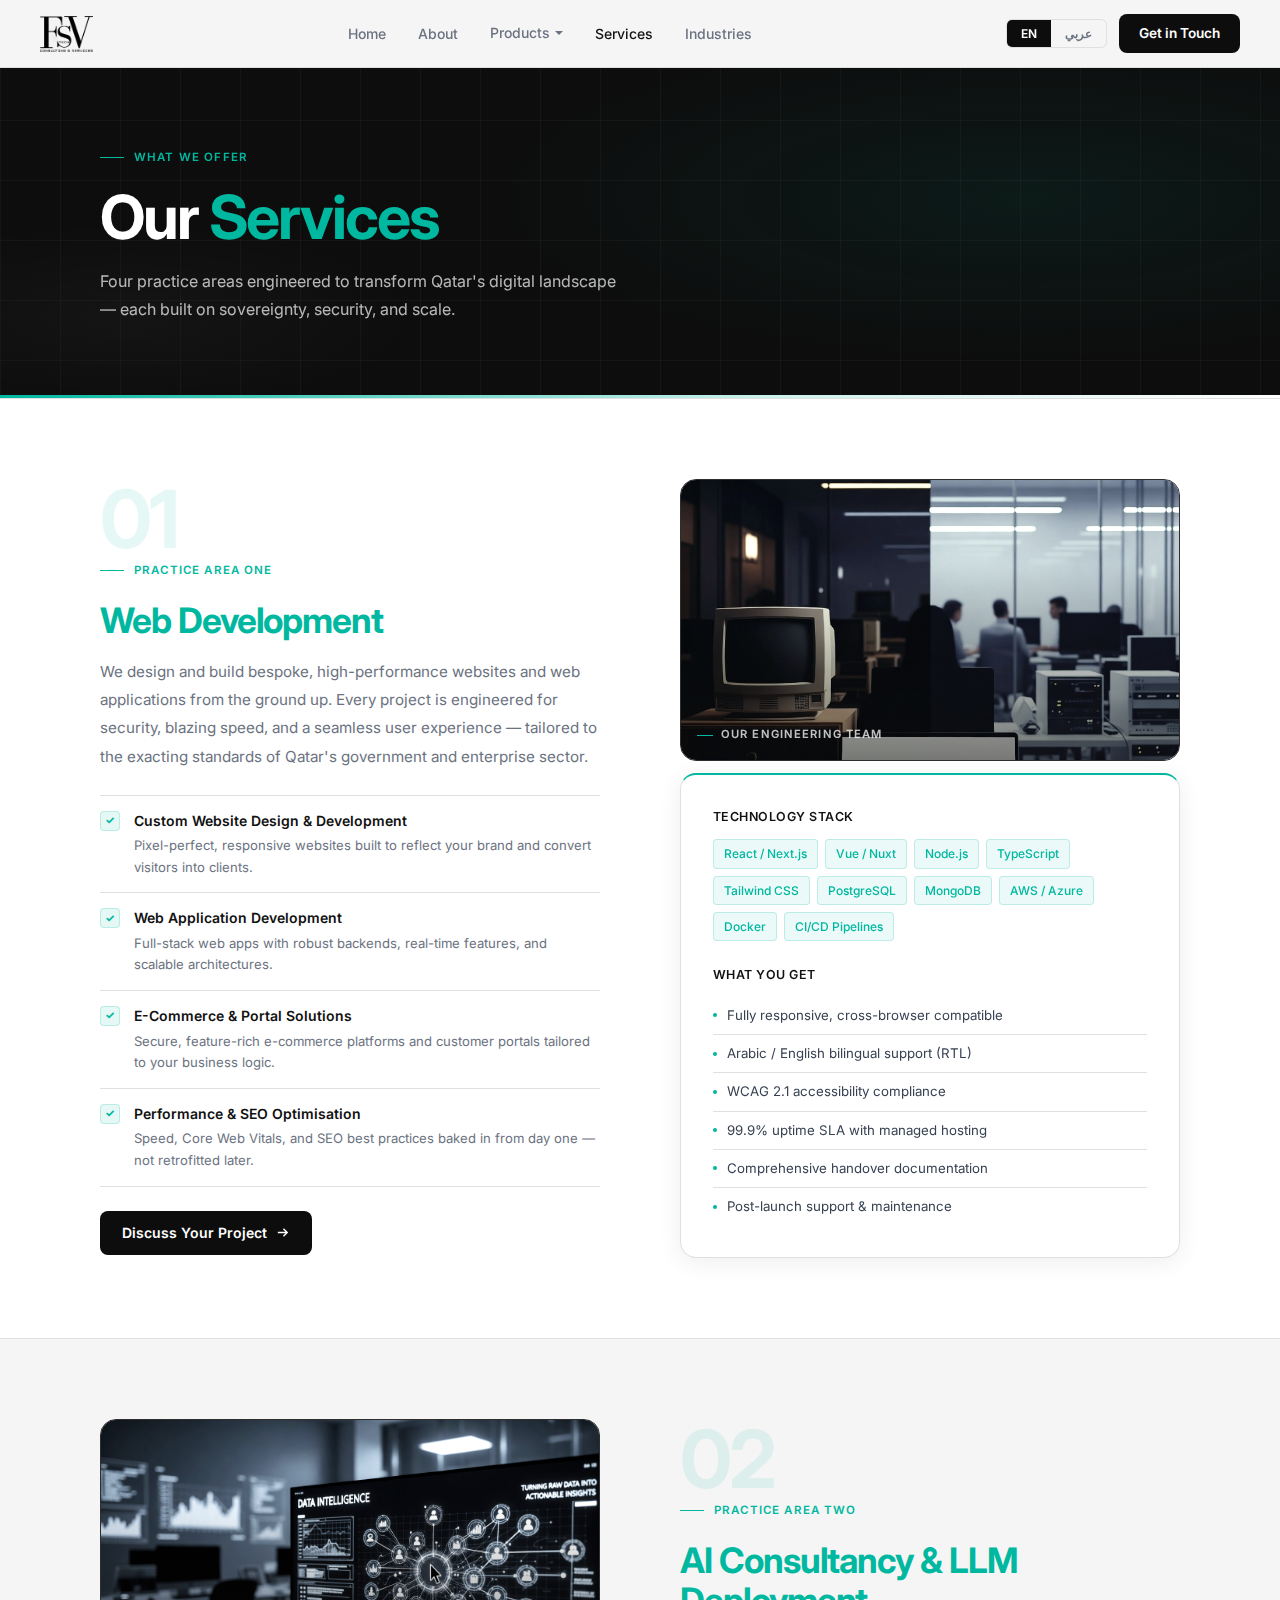
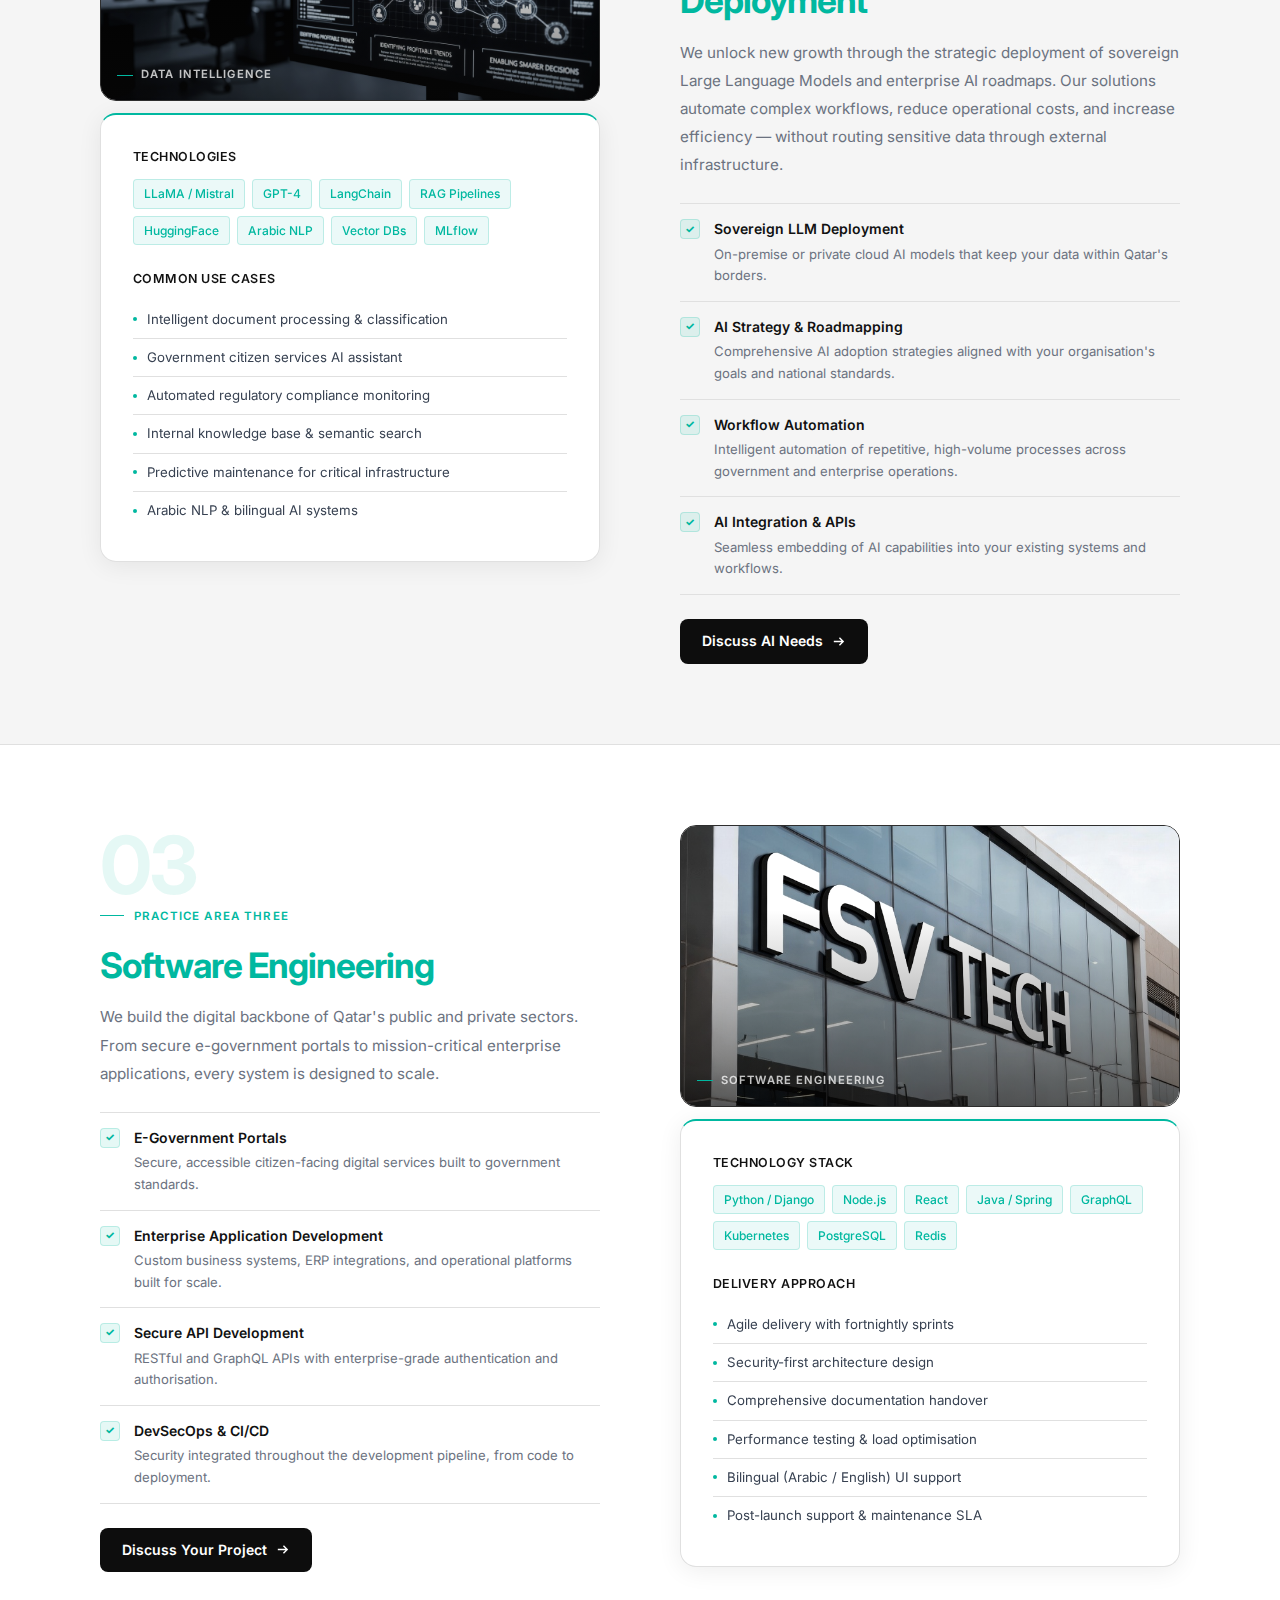
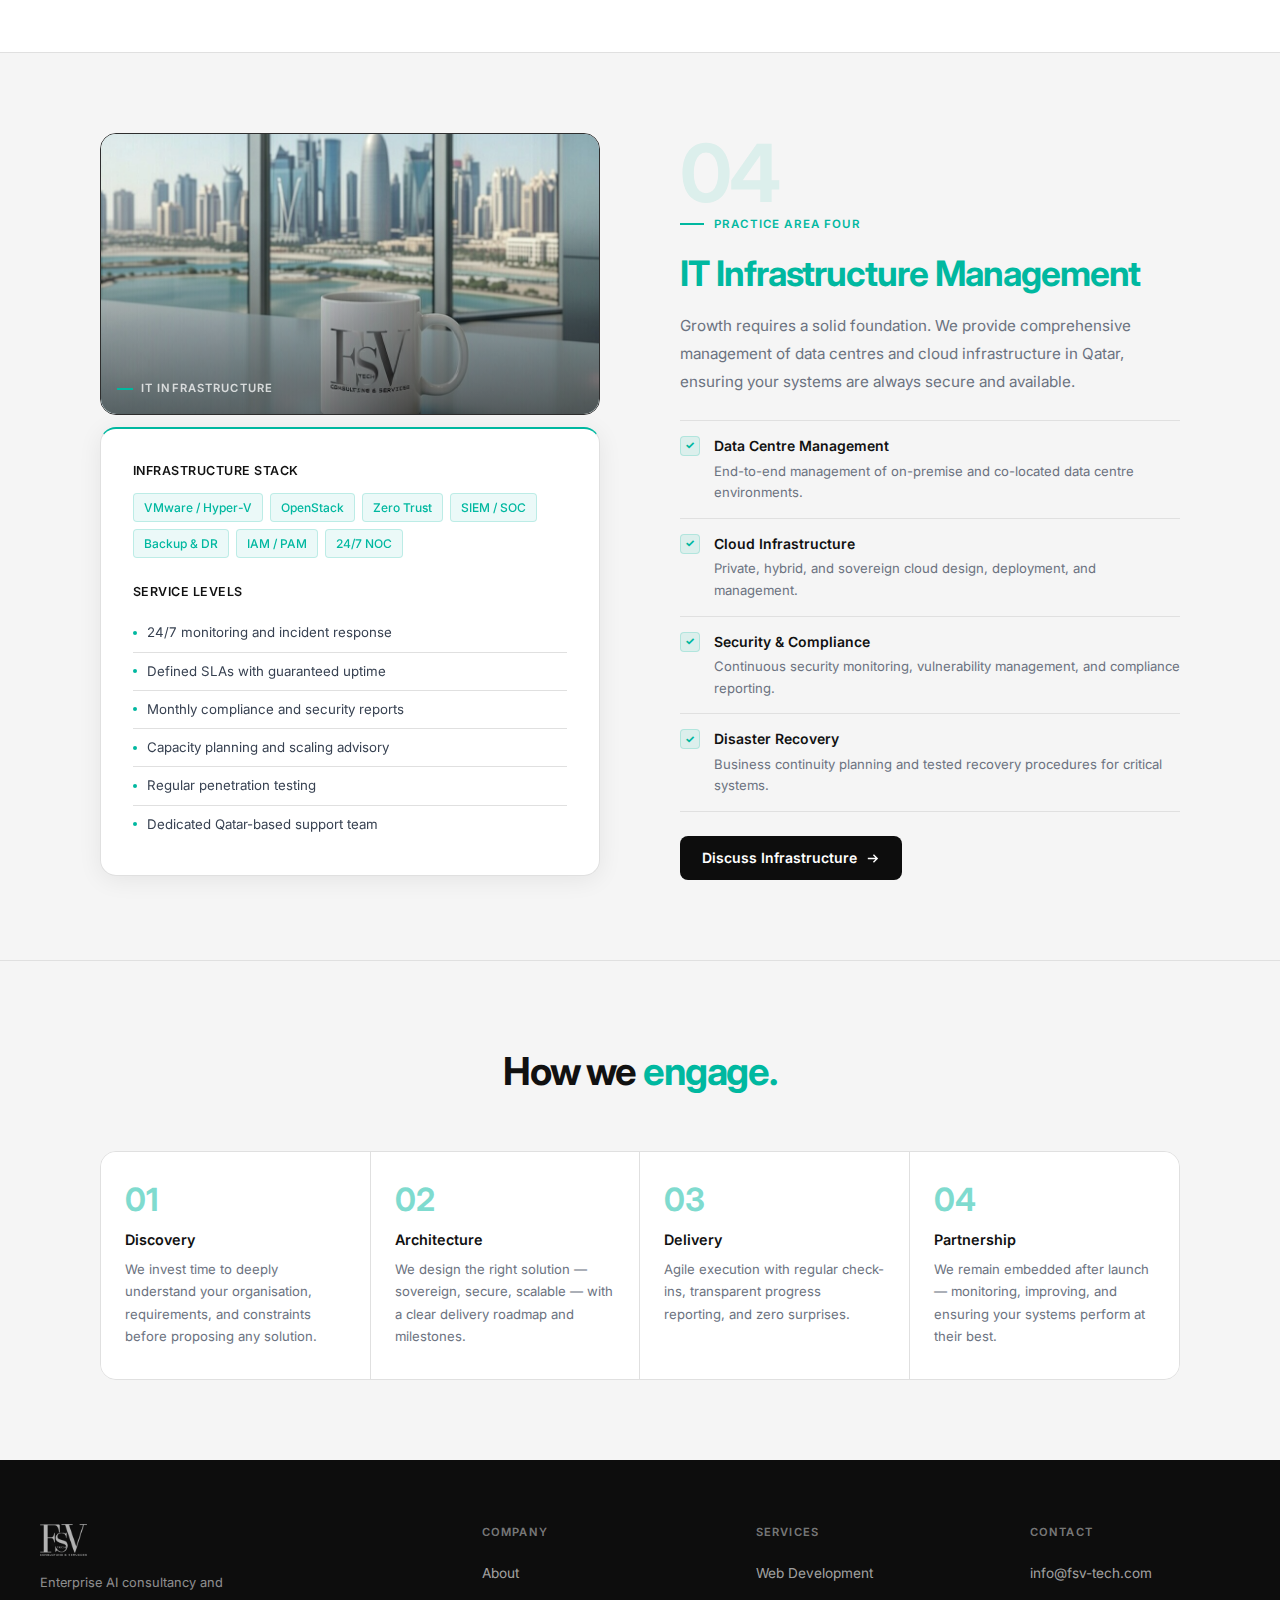
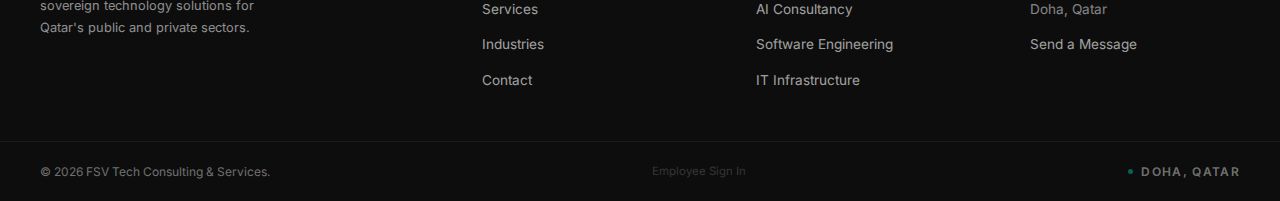
<file: services.html>
<!DOCTYPE html>
<html lang="en">
<head>
<meta charset="UTF-8"/>
<meta name="viewport" content="width=device-width, initial-scale=1.0"/>
<meta name="description" content="FSV Tech offers four practice areas: Web Development, AI Consultancy & LLM Deployment, Software Engineering, and IT Infrastructure Management."/>
<meta name="robots" content="index, follow"/>
<link rel="icon" type="image/svg+xml" href="images/logo.svg"/>
<link rel="alternate icon" href="images/logo.png"/>
<meta property="og:type" content="website"/>
<meta property="og:title" content="Services — FSV Tech"/>
<meta property="og:description" content="FSV Tech offers four practice areas: Web Development, AI Consultancy & LLM Deployment, Software Engineering, and IT Infrastructure Management."/>
<meta property="og:url" content="https://fsv-tech.github.io/fsv-tech/services.html"/>
<meta property="og:image" content="https://fsv-tech.github.io/fsv-tech/images/doha-skyline.jpg"/>
<meta property="og:site_name" content="FSV Tech"/>
<meta name="twitter:card" content="summary_large_image"/>
<meta name="twitter:title" content="Services — FSV Tech"/>
<meta name="twitter:description" content="FSV Tech offers four practice areas: Web Development, AI Consultancy & LLM Deployment, Software Engineering, and IT Infrastructure Management."/>
<title>Services — FSV Tech</title>
<link rel="stylesheet" href="style.css"/>
<style>
.svc-section { padding: 80px 0; border-top: 1px solid var(--border); background: #ffffff; }
.svc-layout { display: grid; grid-template-columns: 1fr 1fr; gap: 80px; align-items: start; }
.svc-big-num { font-size: 5rem; font-weight: 700; color: rgba(0,184,160,.1); letter-spacing: -0.04em; line-height: 1; margin-bottom: -8px; }
.svc-ey { margin: 10px 0; }
.svc-h { font-size: clamp(1.6rem, 3vw, 2.2rem); font-weight: 700; color: #111111; letter-spacing: -0.03em; line-height: 1.15; margin: 10px 0 18px; }
.svc-h em { font-style: normal; color: var(--teal); }
.svc-p { font-size: 0.95rem; line-height: 1.85; color: #6b7280; margin-bottom: 24px; }
.feat-list { display: flex; flex-direction: column; margin-bottom: 24px; }
.feat-row { display: flex; align-items: flex-start; gap: 14px; padding: 14px 0; border-bottom: 1px solid var(--border); }
.feat-row:first-child { border-top: 1px solid var(--border); }
.feat-check { width: 20px; height: 20px; background: rgba(0,184,160,.1); border: 1px solid rgba(0,184,160,.2); border-radius: 4px; display: flex; align-items: center; justify-content: center; flex-shrink: 0; margin-top: 1px; color: var(--teal); font-size: 11px; font-weight: 700; }
.feat-title { font-size: 0.875rem; font-weight: 600; color: #111111; margin-bottom: 3px; }
.feat-desc { font-size: 0.82rem; line-height: 1.65; color: #6b7280; }

.svc-panel { background: #ffffff; border: 1px solid #e0e0e0; border-radius: 16px; padding: 32px; position: sticky; top: 88px; box-shadow: 0 4px 24px rgba(0,0,0,.07); }
.svc-panel-accent { border-top: 2px solid var(--teal); border-radius: 16px; }
.panel-h { font-size: 0.78rem; font-weight: 600; color: #111111; letter-spacing: 0.04em; text-transform: uppercase; margin-bottom: 12px; }
.tag-wrap { display: flex; flex-wrap: wrap; gap: 7px; margin-bottom: 24px; }
.uc-item { display: flex; align-items: center; gap: 10px; font-size: 0.83rem; color: #374151; padding: 8px 0; border-bottom: 1px solid #e0e0e0; }
.uc-item:last-child { border-bottom: none; }
.uc-item::before { content: ''; width: 4px; height: 4px; background: var(--teal); border-radius: 50%; flex-shrink: 0; }

.process-section { background: var(--light); border-top: 1px solid var(--border); padding: 80px 0; }
.process-h { font-size: clamp(1.8rem,3vw,2.4rem); font-weight: 700; color: var(--ink); letter-spacing: -0.03em; text-align: center; margin-bottom: 48px; }
.process-h em { font-style: normal; color: var(--teal); }
.steps-grid { display: grid; grid-template-columns: repeat(4,1fr); border: 1px solid var(--border); border-radius: 16px; overflow: hidden; }
.step { background: #ffffff; padding: 32px 24px; border-right: 1px solid #e0e0e0; }
.step:last-child { border-right: none; }
.step-n { font-size: 2rem; font-weight: 700; color: rgba(0,184,160,.5); line-height: 1; margin-bottom: 12px; }
.step h4 { font-size: 0.9rem; font-weight: 600; color: #111111; margin-bottom: 7px; }
.step p { font-size: 0.82rem; line-height: 1.7; color: #6b7280; }

.svc-layout.panel-first .svc-text-col { order: 2; }
.svc-layout.panel-first .svc-panel-col { order: 1; }

@media(max-width: 960px) {
  .svc-layout { grid-template-columns: 1fr; gap: 40px; }
  .svc-panel { position: static; }
  .svc-layout .svc-text-col  { order: 1 !important; }
  .svc-layout .svc-panel-col { order: 2 !important; }
  .steps-grid { grid-template-columns: 1fr 1fr; }
  .step:nth-child(2) { border-right: none; }
  .step:nth-child(1), .step:nth-child(2) { border-bottom: 1px solid var(--border); }
}
@media(max-width: 560px) {
  .steps-grid { grid-template-columns: 1fr; }
  .step { border-right: none; border-bottom: 1px solid var(--border); }
  .step:last-child { border-bottom: none; }
}

.svc-img-panel {
  position: relative; border-radius: 16px; overflow: hidden;
  border: 1px solid var(--border-dark);
}
.svc-img-panel img {
  width: 100%; height: 280px; object-fit: cover; display: block;
  filter: grayscale(20%) contrast(1.05);
  transition: transform .5s ease, filter .5s ease;
}
.svc-img-panel:hover img { transform: scale(1.04); filter: grayscale(0%); }
.svc-img-panel::after {
  content: ''; position: absolute; inset: 0;
  background: linear-gradient(180deg, transparent 30%, rgba(10,10,10,.55) 100%);
  pointer-events: none; border-radius: 16px;
}
.svc-img-badge {
  position: absolute; bottom: 16px; left: 16px; z-index: 2;
  font-size: 0.7rem; font-weight: 600; letter-spacing: 0.1em; text-transform: uppercase;
  color: rgba(255,255,255,.75); display: flex; align-items: center; gap: 8px;
}
.svc-img-badge::before { content: ''; width: 16px; height: 1.5px; background: var(--teal); }


</style>
<link rel="canonical" href="https://fsv-tech.github.io/fsv-tech/services.html"/>
</head>
<body>
<canvas id="bg-geo"></canvas>
<script>
(function(){
  const cv = document.getElementById('bg-geo');
  const cx = cv.getContext('2d');
  let W, H;

  // Detect if page is dark or light
  const isDark = () => document.body && getComputedStyle(document.body).backgroundColor.includes('13,13,13') || 
    document.body.style.background === '#0d0d0d';

  function resize(){ W = cv.width = window.innerWidth; H = cv.height = window.innerHeight; }
  window.addEventListener('resize', resize); resize();

  // Shape types: triangle, line, diamond, cross
  const SHAPES = 28;
  const shapes = Array.from({length: SHAPES}, (_, i) => ({
    type: i % 4,           // 0=tri, 1=line, 2=diamond, 3=cross
    x: Math.random() * W,
    y: Math.random() * H,
    size: 8 + Math.random() * 22,
    vx: (Math.random() - 0.5) * 0.22,
    vy: (Math.random() - 0.5) * 0.22,
    rot: Math.random() * Math.PI * 2,
    vrot: (Math.random() - 0.5) * 0.004,
    alpha: 0.04 + Math.random() * 0.07
  }));

  function drawTri(x, y, s, a){
    cx.beginPath();
    cx.moveTo(x, y - s);
    cx.lineTo(x + s * 0.866, y + s * 0.5);
    cx.lineTo(x - s * 0.866, y + s * 0.5);
    cx.closePath();
    cx.strokeStyle = `rgba(0,184,160,${a})`;
    cx.lineWidth = 0.8;
    cx.stroke();
  }
  function drawLine(x, y, s, rot, a){
    cx.beginPath();
    cx.moveTo(x - Math.cos(rot)*s*1.4, y - Math.sin(rot)*s*1.4);
    cx.lineTo(x + Math.cos(rot)*s*1.4, y + Math.sin(rot)*s*1.4);
    cx.strokeStyle = `rgba(0,184,160,${a * 0.7})`;
    cx.lineWidth = 0.7;
    cx.stroke();
  }
  function drawDiamond(x, y, s, a){
    cx.beginPath();
    cx.moveTo(x, y - s);
    cx.lineTo(x + s * 0.6, y);
    cx.lineTo(x, y + s);
    cx.lineTo(x - s * 0.6, y);
    cx.closePath();
    cx.strokeStyle = `rgba(0,184,160,${a})`;
    cx.lineWidth = 0.8;
    cx.stroke();
  }
  function drawCross(x, y, s, a){
    cx.strokeStyle = `rgba(0,184,160,${a * 0.6})`;
    cx.lineWidth = 0.7;
    cx.beginPath(); cx.moveTo(x - s, y); cx.lineTo(x + s, y); cx.stroke();
    cx.beginPath(); cx.moveTo(x, y - s); cx.lineTo(x, y + s); cx.stroke();
  }

  function frame(){
    cx.clearRect(0, 0, W, H);
    for(const s of shapes){
      cx.save();
      cx.translate(s.x, s.y);
      cx.rotate(s.rot);
      switch(s.type){
        case 0: drawTri(0, 0, s.size, s.alpha); break;
        case 1: drawLine(0, 0, s.size, 0, s.alpha); break;
        case 2: drawDiamond(0, 0, s.size, s.alpha); break;
        case 3: drawCross(0, 0, s.size, s.alpha); break;
      }
      cx.restore();
      s.x += s.vx; s.y += s.vy; s.rot += s.vrot;
      if(s.x < -40) s.x = W + 40; else if(s.x > W + 40) s.x = -40;
      if(s.y < -40) s.y = H + 40; else if(s.y > H + 40) s.y = -40;
    }
    requestAnimationFrame(frame);
  }
  frame();
})();
</script>


<a href="#main-content" class="skip-link">Skip to main content</a>
<nav id="nav">
  <div class="nav-inner">
    <a href="home.html" class="nav-logo"><img src="images/logo.png" alt="FSV Tech"/></a>
    <ul class="nav-links">
      <li><a href="home.html" data-t="nav_home">Home</a></li>
      <li><a href="about.html" data-t="nav_about">About</a></li>
      <li class="nav-has-dropdown">
        <a href="products.html" data-t="nav_products">Products</a>
        <div class="nav-dropdown">
          <div class="nav-dropdown-inner">
            <a href="products.html"><span class="nav-dropdown-dot"></span><span>Products Overview</span></a>
            <a href="partner-portal.html"><span class="nav-dropdown-dot"></span><span data-t="pp_nav_item">FSV Partner Portal</span></a>
          </div>
        </div>
      </li>
      <li><a href="services.html" data-t="nav_services">Services</a></li>
      <li><a href="industries.html" data-t="nav_industries">Industries</a></li>
    </ul>
    <div class="nav-right">
      <div class="lang-toggle">
        <button class="lang-btn active" data-lang="en">EN</button>
        <button class="lang-btn" data-lang="ar">عربي</button>
      </div>
      <a href="contact.html" class="nav-cta" data-t="nav_cta">Get in Touch</a>
    </div>
    <button class="hamburger" id="hamburger" aria-label="Toggle navigation menu" aria-expanded="false"><span></span><span></span><span></span></button>
  </div>
</nav>
<div class="mobile-menu" id="mobileMenu">
  <a href="home.html" data-t="nav_home">Home</a>
  <a href="about.html" data-t="nav_about">About</a>
  <a href="products.html" data-t="nav_products">Products</a>
  <a href="partner-portal.html" class="mob-sub" data-t="pp_nav_item">FSV Partner Portal</a>
  <a href="services.html" data-t="nav_services">Services</a>
  <a href="industries.html" data-t="nav_industries">Industries</a>
  <a href="contact.html" class="mob-cta" data-t="nav_cta">Get in Touch</a>
  <div class="mobile-lang">
    <button class="mob-lang-btn active" data-lang="en">English</button>
    <button class="mob-lang-btn" data-lang="ar">عربي</button>
  </div>
</div>
</div>

</div>

<div class="page-banner" id="main-content">
  <div class="wrap">
    <div class="eyebrow" style="margin-bottom:18px"><span data-t="svc_banner_ey">What We Offer</span></div>
    <h1><span data-t="svc_banner_h">Our </span><em data-t="svc_banner_h_em">Services</em></h1>
    <p><span data-t="svc_banner_p">Four practice areas engineered to transform Qatar's digital landscape — each built on sovereignty, security, and scale.</span></p>
  </div>
</div><!-- /page-banner -->

<div style="height:3px;background:linear-gradient(90deg,var(--teal) 0%,rgba(0,184,160,.2) 60%,transparent 100%);"></div>

<!-- SERVICE 01: WEB DEVELOPMENT -->
<div class="svc-section" id="web">
  <div class="wrap">
    <div class="svc-layout">
      <div class="fade svc-text-col">
        <div class="svc-big-num">01</div>
        <div class="eyebrow svc-ey"><span data-t="svc_00_ey">Practice Area One</span></div>
        <h2 class="svc-h"><em data-t="svc_00_h">Web Development</em></h2>
        <p class="svc-p"><span data-t="svc_00_p">We design and build bespoke, high-performance websites and web applications from the ground up. Every project is engineered for security, blazing speed, and a seamless user experience — tailored to the exacting standards of Qatar's government and enterprise sector.</span></p>
        <div class="feat-list">
          <div class="feat-row"><span class="feat-check">✓</span><div><div class="feat-title" data-t="svc_00_f1_t">Custom Website Design & Development</div><div class="feat-desc"><span data-t="svc_00_f1_d">Pixel-perfect, responsive websites built to reflect your brand and convert visitors into clients.</span></div></div></div>
          <div class="feat-row"><span class="feat-check">✓</span><div><div class="feat-title" data-t="svc_00_f2_t">Web Application Development</div><div class="feat-desc"><span data-t="svc_00_f2_d">Full-stack web apps with robust backends, real-time features, and scalable architectures.</span></div></div></div>
          <div class="feat-row"><span class="feat-check">✓</span><div><div class="feat-title" data-t="svc_00_f3_t">E-Commerce & Portal Solutions</div><div class="feat-desc"><span data-t="svc_00_f3_d">Secure, feature-rich e-commerce platforms and customer portals tailored to your business logic.</span></div></div></div>
          <div class="feat-row"><span class="feat-check">✓</span><div><div class="feat-title" data-t="svc_00_f4_t">Performance & SEO Optimisation</div><div class="feat-desc"><span data-t="svc_00_f4_d">Speed, Core Web Vitals, and SEO best practices baked in from day one — not retrofitted later.</span></div></div></div>
        </div>
        <a href="contact.html" class="btn btn-primary"><span data-t="svc_00_cta">Discuss Your Project</span><svg viewBox="0 0 16 16" fill="none" stroke="currentColor" stroke-width="1.5"><path d="M3 8h10M9 4l4 4-4 4"/></svg></a>
      </div>
      <div class="fade d2 svc-panel-col">
        <div class="svc-img-panel" style="margin-bottom:12px;">
          <img loading="lazy" src="images/team-office.jpg" alt="FSV Tech Development Team"/>
          <div class="svc-img-badge">Our Engineering Team</div>
        </div>
        <div class="svc-panel svc-panel-accent">
          <div class="panel-h" data-t="svc_00_tech_h">Technology Stack</div>
          <div class="tag-wrap">
            <span class="tag">React / Next.js</span><span class="tag">Vue / Nuxt</span><span class="tag">Node.js</span>
            <span class="tag">TypeScript</span><span class="tag">Tailwind CSS</span><span class="tag">PostgreSQL</span>
            <span class="tag">MongoDB</span><span class="tag">AWS / Azure</span><span class="tag">Docker</span>
            <span class="tag">CI/CD Pipelines</span>
          </div>
          <div class="panel-h" data-t="svc_00_wyg_h">What You Get</div>
          <div class="uc-item" data-t="svc_00_w1">Fully responsive, cross-browser compatible</div>
          <div class="uc-item" data-t="svc_00_w2">Arabic / English bilingual support (RTL)</div>
          <div class="uc-item" data-t="svc_00_w3">WCAG 2.1 accessibility compliance</div>
          <div class="uc-item" data-t="svc_00_w4">99.9% uptime SLA with managed hosting</div>
          <div class="uc-item" data-t="svc_00_w5">Comprehensive handover documentation</div>
          <div class="uc-item" data-t="svc_00_w6">Post-launch support & maintenance</div>
        </div>
      </div>
    </div>
  </div>
</div>

<!-- SERVICE 02: AI -->
<div class="svc-section" id="ai" style="background:#f5f5f5">
  <div class="wrap">
    <div class="svc-layout panel-first">
      <div class="fade d2 svc-panel-col">
        <div class="svc-img-panel" style="margin-bottom:12px;">
          <img loading="lazy" src="images/ai-dashboard.jpg" alt="AI Data Intelligence Dashboard"/>
          <div class="svc-img-badge">Data Intelligence</div>
        </div>
        <div class="svc-panel svc-panel-accent">
          <div class="panel-h" data-t="svc_01_tech_h">Technologies</div>
          <div class="tag-wrap">
            <span class="tag">LLaMA / Mistral</span><span class="tag">GPT-4</span><span class="tag">LangChain</span>
            <span class="tag">RAG Pipelines</span><span class="tag">HuggingFace</span><span class="tag">Arabic NLP</span>
            <span class="tag">Vector DBs</span><span class="tag">MLflow</span>
          </div>
          <div class="panel-h" data-t="svc_01_uc_h">Common Use Cases</div>
          <div class="uc-item" data-t="svc_01_uc1">Intelligent document processing & classification</div>
          <div class="uc-item" data-t="svc_01_uc2">Government citizen services AI assistant</div>
          <div class="uc-item" data-t="svc_01_uc3">Automated regulatory compliance monitoring</div>
          <div class="uc-item" data-t="svc_01_uc4">Internal knowledge base & semantic search</div>
          <div class="uc-item" data-t="svc_01_uc5">Predictive maintenance for critical infrastructure</div>
          <div class="uc-item" data-t="svc_01_uc6">Arabic NLP & bilingual AI systems</div>
        </div>
      </div>
      <div class="fade svc-text-col">
        <div class="svc-big-num">02</div>
        <div class="eyebrow svc-ey"><span data-t="svc_01_ey">Practice Area Two</span></div>
        <h2 class="svc-h"><em data-t="svc_01_h">AI Consultancy &amp; LLM Deployment</em></h2>
        <p class="svc-p"><span data-t="svc_01_p">We unlock new growth through the strategic deployment of sovereign Large Language Models and enterprise AI roadmaps. Our solutions automate complex workflows, reduce operational costs, and increase efficiency for national entities — without routing sensitive data through external infrastructure.</span></p>
        <div class="feat-list">
          <div class="feat-row"><span class="feat-check">✓</span><div><div class="feat-title" data-t="svc_01_f1_t">Sovereign LLM Deployment</div><div class="feat-desc"><span data-t="svc_01_f1_d">On-premise or private cloud AI models that keep your data within Qatar's borders.</span></div></div></div>
          <div class="feat-row"><span class="feat-check">✓</span><div><div class="feat-title" data-t="svc_01_f2_t">AI Strategy & Roadmapping</div><div class="feat-desc"><span data-t="svc_01_f2_d">Comprehensive AI adoption strategies aligned with your organisation's goals and national standards.</span></div></div></div>
          <div class="feat-row"><span class="feat-check">✓</span><div><div class="feat-title" data-t="svc_01_f3_t">Workflow Automation</div><div class="feat-desc"><span data-t="svc_01_f3_d">Intelligent automation of repetitive, high-volume processes across government and enterprise operations.</span></div></div></div>
          <div class="feat-row"><span class="feat-check">✓</span><div><div class="feat-title" data-t="svc_01_f4_t">AI Integration & APIs</div><div class="feat-desc"><span data-t="svc_01_f4_d">Seamless embedding of AI capabilities into your existing systems and workflows.</span></div></div></div>
        </div>
        <a href="contact.html" class="btn btn-primary"><span data-t="svc_01_cta">Discuss AI Needs</span><svg viewBox="0 0 16 16" fill="none" stroke="currentColor" stroke-width="1.5"><path d="M3 8h10M9 4l4 4-4 4"/></svg></a>
      </div>
    </div>
  </div>
</div>

<!-- SERVICE 03: SOFTWARE -->
<div class="svc-section" id="software">
  <div class="wrap">
    <div class="svc-layout">
      <div class="fade svc-text-col">
        <div class="svc-big-num">03</div>
        <div class="eyebrow svc-ey"><span data-t="svc_02_ey">Practice Area Three</span></div>
        <h2 class="svc-h"><em data-t="svc_02_h">Software Engineering</em></h2>
        <p class="svc-p"><span data-t="svc_02_p">We build the digital backbone of Qatar's public and private sectors. From secure e-government portals to mission-critical enterprise applications, every line of code is written to scale with your organisation over the long term.</span></p>
        <div class="feat-list">
          <div class="feat-row"><span class="feat-check">✓</span><div><div class="feat-title" data-t="svc_02_f1_t">E-Government Portals</div><div class="feat-desc"><span data-t="svc_02_f1_d">Secure, accessible citizen-facing digital services built to government standards.</span></div></div></div>
          <div class="feat-row"><span class="feat-check">✓</span><div><div class="feat-title" data-t="svc_02_f2_t">Enterprise Application Development</div><div class="feat-desc"><span data-t="svc_02_f2_d">Custom business systems, ERP integrations, and operational platforms built for scale.</span></div></div></div>
          <div class="feat-row"><span class="feat-check">✓</span><div><div class="feat-title" data-t="svc_02_f3_t">Secure API Development</div><div class="feat-desc"><span data-t="svc_02_f3_d">RESTful and GraphQL APIs with enterprise-grade authentication and authorisation.</span></div></div></div>
          <div class="feat-row"><span class="feat-check">✓</span><div><div class="feat-title" data-t="svc_02_f4_t">DevSecOps & CI/CD</div><div class="feat-desc"><span data-t="svc_02_f4_d">Security integrated throughout the development pipeline, from code to deployment.</span></div></div></div>
        </div>
        <a href="contact.html" class="btn btn-primary"><span data-t="svc_02_cta">Discuss Your Project</span><svg viewBox="0 0 16 16" fill="none" stroke="currentColor" stroke-width="1.5"><path d="M3 8h10M9 4l4 4-4 4"/></svg></a>
      </div>
      <div class="fade d2 svc-panel-col">
        <div class="svc-img-panel" style="margin-bottom:12px;">
          <img loading="lazy" src="images/office-building.jpg" alt="FSV Tech Office — Software Engineering"/>
          <div class="svc-img-badge">Software Engineering</div>
        </div>
        <div class="svc-panel svc-panel-accent">
          <div class="panel-h" data-t="svc_02_tech_h">Technology Stack</div>
          <div class="tag-wrap">
            <span class="tag">Python / Django</span><span class="tag">Node.js</span><span class="tag">React</span>
            <span class="tag">Java / Spring</span><span class="tag">GraphQL</span><span class="tag">Kubernetes</span>
            <span class="tag">PostgreSQL</span><span class="tag">Redis</span>
          </div>
          <div class="panel-h" data-t="svc_02_del_h">Delivery Approach</div>
          <div class="uc-item" data-t="svc_02_d1">Agile delivery with fortnightly sprints</div>
          <div class="uc-item" data-t="svc_02_d2">Security-first architecture design</div>
          <div class="uc-item" data-t="svc_02_d3">Comprehensive documentation handover</div>
          <div class="uc-item" data-t="svc_02_d4">Performance testing & load optimisation</div>
          <div class="uc-item" data-t="svc_02_d5">Bilingual (Arabic / English) UI support</div>
          <div class="uc-item" data-t="svc_02_d6">Post-launch support & maintenance SLA</div>
        </div>
      </div>
    </div>
  </div>
</div>

<!-- SERVICE 04: INFRA -->
<div class="svc-section" id="infra" style="background:#f5f5f5">
  <div class="wrap">
    <div class="svc-layout panel-first">
      <div class="fade d2 svc-panel-col">
        <div class="svc-img-panel" style="margin-bottom:12px;">
          <img loading="lazy" src="images/doha-skyline.jpg" alt="Doha, Qatar — IT Infrastructure"/>
          <div class="svc-img-badge">IT Infrastructure</div>
        </div>
        <div class="svc-panel svc-panel-accent">
          <div class="panel-h" data-t="svc_03_tech_h">Infrastructure Stack</div>
          <div class="tag-wrap">
            <span class="tag">VMware / Hyper-V</span><span class="tag">OpenStack</span><span class="tag">Zero Trust</span>
            <span class="tag">SIEM / SOC</span><span class="tag">Backup & DR</span><span class="tag">IAM / PAM</span>
            <span class="tag">24/7 NOC</span>
          </div>
          <div class="panel-h" data-t="svc_03_sla_h">Service Levels</div>
          <div class="uc-item" data-t="svc_03_s1">24/7 monitoring and incident response</div>
          <div class="uc-item" data-t="svc_03_s2">Defined SLAs with guaranteed uptime</div>
          <div class="uc-item" data-t="svc_03_s3">Monthly compliance and security reports</div>
          <div class="uc-item" data-t="svc_03_s4">Capacity planning and scaling advisory</div>
          <div class="uc-item" data-t="svc_03_s5">Regular penetration testing</div>
          <div class="uc-item" data-t="svc_03_s6">Dedicated Qatar-based support team</div>
        </div>
      </div>
      <div class="fade svc-text-col">
        <div class="svc-big-num">04</div>
        <div class="eyebrow svc-ey"><span data-t="svc_03_ey">Practice Area Four</span></div>
        <h2 class="svc-h"><em data-t="svc_03_h">IT Infrastructure Management</em></h2>
        <p class="svc-p"><span data-t="svc_03_p">Growth requires a solid foundation. We provide comprehensive management of data centres and cloud infrastructure in Qatar, ensuring your systems are always secure and available.</span></p>
        <div class="feat-list">
          <div class="feat-row"><span class="feat-check">✓</span><div><div class="feat-title" data-t="svc_03_f1_t">Data Centre Management</div><div class="feat-desc"><span data-t="svc_03_f1_d">End-to-end management of on-premise and co-located data centre environments.</span></div></div></div>
          <div class="feat-row"><span class="feat-check">✓</span><div><div class="feat-title" data-t="svc_03_f2_t">Cloud Infrastructure</div><div class="feat-desc"><span data-t="svc_03_f2_d">Private, hybrid, and sovereign cloud design, deployment, and management.</span></div></div></div>
          <div class="feat-row"><span class="feat-check">✓</span><div><div class="feat-title" data-t="svc_03_f3_t">Security & Compliance</div><div class="feat-desc"><span data-t="svc_03_f3_d">Continuous security monitoring, vulnerability management, and compliance reporting.</span></div></div></div>
          <div class="feat-row"><span class="feat-check">✓</span><div><div class="feat-title" data-t="svc_03_f4_t">Disaster Recovery</div><div class="feat-desc"><span data-t="svc_03_f4_d">Business continuity planning and tested recovery procedures for critical systems.</span></div></div></div>
        </div>
        <a href="contact.html" class="btn btn-primary"><span data-t="svc_03_cta">Discuss Infrastructure</span><svg viewBox="0 0 16 16" fill="none" stroke="currentColor" stroke-width="1.5"><path d="M3 8h10M9 4l4 4-4 4"/></svg></a>
      </div>
    </div>
  </div>
</div>

<!-- PROCESS -->
<div class="process-section">
  <div class="wrap">
    <h2 class="process-h fade"><span data-t="svc_process_h">How we</span> <em data-t="svc_process_h_em">engage.</em></h2>
    <div class="steps-grid fade d1">
      <div class="step"><div class="step-n" data-t="num_01">01</div><h4 data-t="svc_step1_h">Discovery</h4><p><span data-t="svc_step1_p">We invest time to deeply understand your organisation, requirements, and constraints before proposing any solution.</span></p></div>
      <div class="step"><div class="step-n" data-t="num_02">02</div><h4><span data-t="svc_step2_h">Architecture</span></h4><p><span data-t="svc_step2_p">We design the right solution — sovereign, secure, scalable — with a clear delivery roadmap and milestones.</span></p></div>
      <div class="step"><div class="step-n" data-t="num_03">03</div><h4 data-t="svc_step3_h">Delivery</h4><p><span data-t="svc_step3_p">Agile execution with regular check-ins, transparent progress reporting, and zero surprises.</span></p></div>
      <div class="step"><div class="step-n" data-t="num_04">04</div><h4><span data-t="svc_step4_h">Partnership</span></h4><p><span data-t="svc_step4_p">We remain embedded after launch — monitoring, improving, and ensuring your systems perform at their best.</span></p></div>
    </div>
  </div>
</div>

<footer>
  <div class="footer-grid">
    <div class="footer-brand"><img src="images/logo.png" alt="FSV Tech"/><p><span data-t="footer_tagline">Enterprise AI consultancy and sovereign technology solutions for Qatar's public and private sectors.</span></p></div>
    <div class="footer-col"><h5 data-t="footer_col1_h">Company</h5><ul><li><a href="about.html" data-t="nav_about">About</a></li><li><a href="services.html" data-t="nav_services">Services</a></li><li><a href="industries.html" data-t="nav_industries">Industries</a></li><li><a href="contact.html" data-t="nav_contact">Contact</a></li></ul></div>
    <div class="footer-col footer-nav-col"><h5 data-t="footer_col2_h">Services</h5><ul><li><a href="services.html#web" data-t="home_s2_0_title">Web Development</a></li><li><a href="services.html#ai" data-t="home_s2_1_title">AI Consultancy</a></li><li><a href="services.html#software" data-t="home_s2_2_title">Software Engineering</a></li><li><a href="services.html#infra" data-t="home_s2_3_title">IT Infrastructure</a></li></ul></div>
    <div class="footer-col"><h5 data-t="footer_col3_h">Contact</h5><ul><li><a href="/cdn-cgi/l/email-protection#4a23242c250a2c393c673e2f292264292527" data-t="con_mail_v"><span class="__cf_email__" data-cfemail="aac3c4ccc5eaccd9dc87decfc9c284c9c5c7">[email&#160;protected]</span></a></li><li><span data-t="footer_location">Doha, Qatar</span></li><li><a href="contact.html" data-t="footer_msg">Send a Message</a></li></ul></div>
  </div>
  <div class="footer-bottom">
    <span data-t="footer_copy">&#169; 2026 FSV Tech Consulting &amp; Services.</span>
    <a href="signin.html" style="font-size:0.72rem;color:rgba(255,255,255,0.18);text-decoration:none;transition:color .2s;" onmouseover="this.style.color='rgba(255,255,255,0.45)'" onmouseout="this.style.color='rgba(255,255,255,0.18)'">Employee Sign In</a><div class="qatar-mark"><span class="qatar-pip"></span><span data-t="footer_location">Doha, Qatar</span></div>
  </div>
</footer>
<script src="main.js"></script>
</body>
</html>
</file>
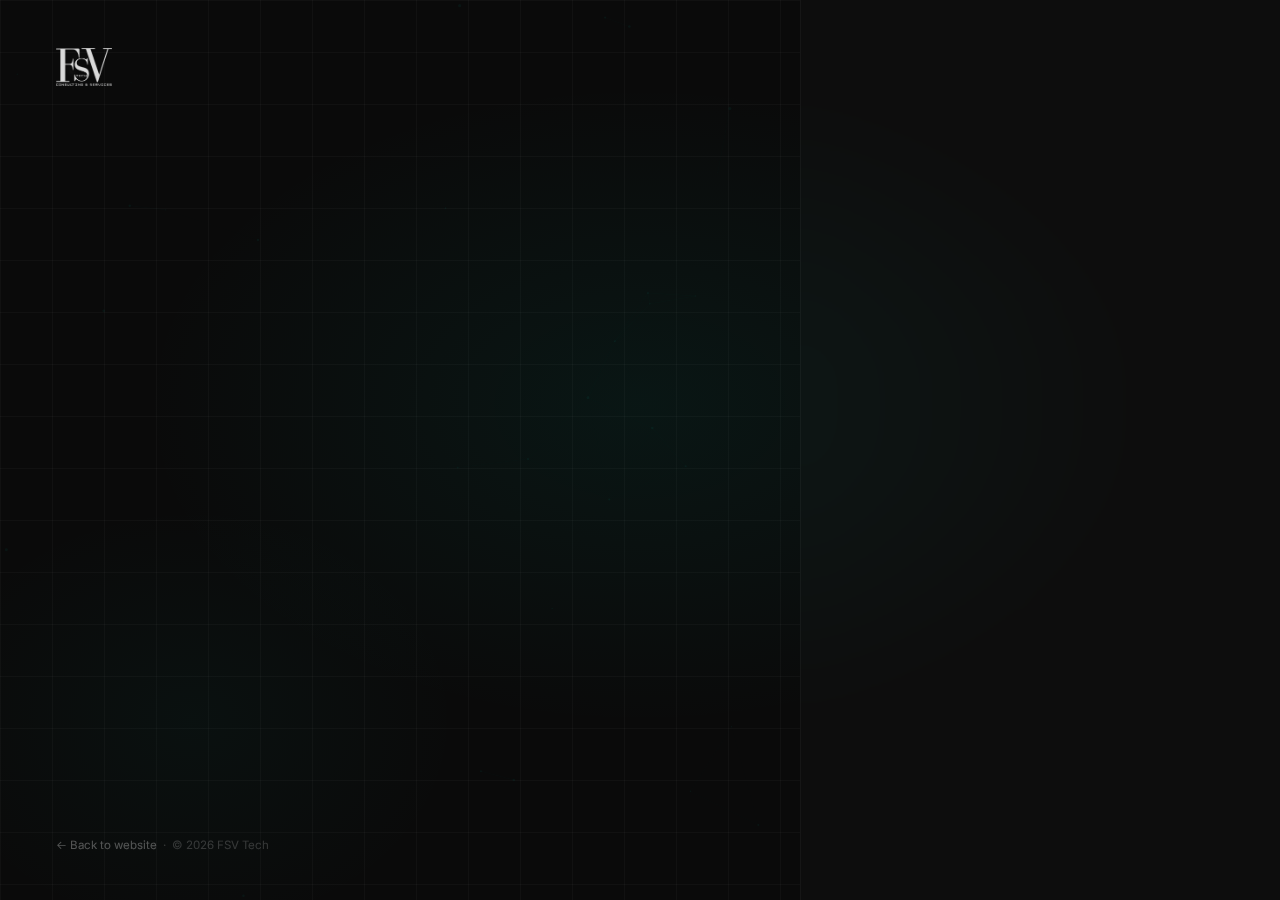
<file: signin.html>
<!DOCTYPE html>
<html lang="en">
<head>
<meta charset="UTF-8"/>
<meta name="viewport" content="width=device-width, initial-scale=1.0"/>
<meta name="robots" content="noindex, nofollow"/>
<link rel="icon" type="image/svg+xml" href="images/logo.svg"/>
<link rel="alternate icon" href="images/logo.png"/>
<title>Employee Sign In — FSV Tech</title>
<style>
@import url('https://fonts.googleapis.com/css2?family=Inter:wght@300;400;500;600;700&display=swap');

*, *::before, *::after { box-sizing: border-box; margin: 0; padding: 0; }
html, body { height: 100%; font-family: 'Inter', -apple-system, sans-serif; -webkit-font-smoothing: antialiased; overflow: hidden; }

:root {
  --teal:      #00b8a0;
  --teal-dark: #009e8a;
  --black:     #0a0a0a;
  --surface:   rgba(255,255,255,0.045);
  --border:    rgba(255,255,255,0.09);
  --muted:     rgba(255,255,255,0.35);
  --subtle:    rgba(255,255,255,0.18);
  --error:     #ef4444;
}

/* ── Background ─────────────────────── */
.bg { position: fixed; inset: 0; z-index: 0; background: var(--black); }
.bg-grid {
  position: fixed; inset: 0; z-index: 1; pointer-events: none;
  background-image: linear-gradient(rgba(255,255,255,.026) 1px, transparent 1px), linear-gradient(90deg, rgba(255,255,255,.026) 1px, transparent 1px);
  background-size: 52px 52px;
}
.bg-glow {
  position: fixed; inset: 0; z-index: 2; pointer-events: none;
  background: radial-gradient(ellipse 60% 55% at 50% 45%, rgba(0,184,160,.07) 0%, transparent 65%), radial-gradient(ellipse 35% 40% at 15% 80%, rgba(0,184,160,.04) 0%, transparent 60%);
}
canvas#particles { position: fixed; inset: 0; z-index: 3; pointer-events: none; opacity: .45; }

/* ── Layout ──────────────────────────── */
.page { position: relative; z-index: 10; min-height: 100vh; display: grid; grid-template-columns: 1fr 480px; }

/* ── Left panel ──────────────────────── */
.left-panel { display: flex; flex-direction: column; justify-content: space-between; padding: 48px 56px; }
.left-logo img { height: 38px; width: auto; filter: invert(1) brightness(.85); }
.left-content { max-width: 440px; opacity: 0; animation: fadeUp .8s cubic-bezier(.16,1,.3,1) .15s forwards; }
.left-eyebrow { display: inline-flex; align-items: center; gap: 10px; font-size: .68rem; font-weight: 600; letter-spacing: .18em; text-transform: uppercase; color: var(--teal); margin-bottom: 20px; }
.left-eyebrow::before { content: ''; width: 22px; height: 1.5px; background: var(--teal); flex-shrink: 0; }
.left-h { font-size: clamp(2rem,3.2vw,3rem); font-weight: 700; color: #fff; line-height: 1.1; letter-spacing: -.035em; margin-bottom: 16px; }
.left-h em { font-style: normal; color: var(--teal); }
.left-p { font-size: .9rem; line-height: 1.8; color: rgba(255,255,255,.38); max-width: 360px; }
.left-footer { font-size: .72rem; color: var(--subtle); }
.left-footer a { color: rgba(255,255,255,.3); text-decoration: none; transition: color .2s; }
.left-footer a:hover { color: rgba(255,255,255,.6); }

/* ── Right panel ─────────────────────── */
.right-panel { display: flex; align-items: center; justify-content: center; padding: 40px 48px; border-left: 1px solid rgba(255,255,255,.04); background: rgba(255,255,255,.016); backdrop-filter: blur(24px); }

/* ── Card ────────────────────────────── */
.signin-card { width: 100%; max-width: 360px; opacity: 0; animation: fadeUp .8s cubic-bezier(.16,1,.3,1) .28s forwards; }
@keyframes fadeUp { from { opacity: 0; transform: translateY(16px); } to { opacity: 1; transform: translateY(0); } }

.card-tag { display: inline-flex; align-items: center; gap: 8px; background: rgba(0,184,160,.08); border: 1px solid rgba(0,184,160,.2); border-radius: 20px; padding: 5px 14px 5px 10px; margin-bottom: 28px; }
.card-tag-dot { width: 6px; height: 6px; border-radius: 50%; background: var(--teal); animation: pulse 2.5s ease-in-out infinite; }
@keyframes pulse { 0%,100%{opacity:1;transform:scale(1);}50%{opacity:.3;transform:scale(1.6);} }
.card-tag span { font-size: .66rem; font-weight: 700; letter-spacing: .16em; text-transform: uppercase; color: rgba(0,184,160,.85); }
.card-h { font-size: 1.5rem; font-weight: 700; color: #fff; letter-spacing: -.03em; margin-bottom: 6px; }
.card-sub { font-size: .82rem; color: var(--muted); margin-bottom: 32px; line-height: 1.6; }

/* ── Panel system ────────────────────── */
.panel { display: none; }
.panel.active { display: block; }
.panel.active.flex-center { display: flex; flex-direction: column; align-items: center; text-align: center; }

/* ── Base input — the autofill fix is the key part here ── */
.fsv-input {
  width: 100%; background: var(--surface); border: 1px solid var(--border); border-radius: 10px;
  color: rgba(255,255,255,.32); font-family: 'Inter', sans-serif; font-size: .9rem; padding: 13px 16px;
  outline: none; -webkit-appearance: none; appearance: none;
  -webkit-text-fill-color: rgba(255,255,255,.32); caret-color: #fff;
  transition: border-color .2s, box-shadow .2s;
}
.fsv-input::placeholder { color: rgba(255,255,255,.18); }
/* Once the user has typed something, text turns white */
.fsv-input.has-value {
  color: #fff;
  -webkit-text-fill-color: #fff;
}
.fsv-input:focus { border-color: var(--teal); box-shadow: 0 0 0 3px rgba(0,184,160,.12); }
.fsv-input.err-border { border-color: var(--error); box-shadow: 0 0 0 3px rgba(239,68,68,.1); }

/* Chrome/Safari autofill override — the ONLY reliable method */
.fsv-input:-webkit-autofill,
.fsv-input:-webkit-autofill:hover,
.fsv-input:-webkit-autofill:focus,
.fsv-input:-webkit-autofill:active {
  -webkit-box-shadow: 0 0 0 100px #151515 inset !important;
  -webkit-text-fill-color: rgba(255,255,255,.32) !important;
  caret-color: #fff;
  transition: background-color 9999s ease-in-out 0s;
}

/* ── Username: single unified box ────── */
.username-field {
  display: flex; align-items: stretch;
  border: 1px solid var(--border); border-radius: 10px;
  background: var(--surface); overflow: hidden;
  transition: border-color .2s, box-shadow .2s;
}
.username-field:focus-within { border-color: var(--teal); box-shadow: 0 0 0 3px rgba(0,184,160,.12); }
.username-field.err-border { border-color: var(--error); box-shadow: 0 0 0 3px rgba(239,68,68,.1); }
/* Input inside the unified box — strip its own border/bg/shadow */
.username-field .fsv-input {
  border: none !important; border-radius: 0 !important;
  background: transparent !important; box-shadow: none !important;
  flex: 1; min-width: 0;
}
.username-field .fsv-input:focus { border-color: transparent !important; box-shadow: none !important; }
.username-field .fsv-input:-webkit-autofill,
.username-field .fsv-input:-webkit-autofill:hover,
.username-field .fsv-input:-webkit-autofill:focus {
  -webkit-box-shadow: 0 0 0 100px #111 inset !important;
  -webkit-text-fill-color: #fff !important;
}
.domain-suffix {
  display: flex; align-items: center; padding: 0 14px;
  font-size: .82rem; font-weight: 500; color: rgba(255,255,255,.26);
  white-space: nowrap; flex-shrink: 0;
  border-left: 1px solid var(--border);
  transition: color .2s, border-color .2s; pointer-events: none;
}
.username-field:focus-within .domain-suffix { color: rgba(0,184,160,.5); border-left-color: rgba(0,184,160,.2); }

/* ── Password wrap with eye toggle ───── */
.pw-wrap { position: relative; }
.pw-wrap .fsv-input { padding-right: 44px; }
.pw-toggle { position: absolute; right: 12px; top: 50%; transform: translateY(-50%); background: none; border: none; cursor: pointer; padding: 5px; color: rgba(255,255,255,.25); transition: color .2s; display: flex; align-items: center; line-height: 0; }
.pw-toggle:hover { color: rgba(255,255,255,.65); }

/* ── Field-level errors ──────────────── */
.f-group { margin-bottom: 14px; }
.f-label { display: block; font-size: .7rem; font-weight: 600; letter-spacing: .08em; text-transform: uppercase; color: rgba(255,255,255,.4); margin-bottom: 8px; }
.field-err { display: none; align-items: center; gap: 5px; font-size: .72rem; color: var(--error); margin-top: 6px; }
.field-err.show { display: flex; }

/* ── Submit button ───────────────────── */
.submit-btn, .otp-submit {
  width: 100%; background: var(--teal); color: #fff; border: none;
  font-family: 'Inter', sans-serif; font-size: .9rem; font-weight: 600;
  padding: 14px; border-radius: 10px; cursor: pointer; margin-top: 8px;
  transition: background .2s, transform .15s, box-shadow .2s;
  display: flex; align-items: center; justify-content: center; gap: 10px;
}
.submit-btn:hover:not(:disabled), .otp-submit:hover:not(:disabled) { background: var(--teal-dark); transform: translateY(-1px); box-shadow: 0 6px 24px rgba(0,184,160,.28); }
.submit-btn:disabled, .otp-submit:disabled { opacity: .5; cursor: not-allowed; transform: none; box-shadow: none; }
.submit-btn .btn-text, .otp-submit .btn-text { transition: opacity .15s; }
.submit-btn .btn-spinner, .otp-submit .btn-spinner { display: none; }
.submit-btn.loading .btn-text, .otp-submit.loading .btn-text { opacity: 0; position: absolute; }
.submit-btn.loading .btn-spinner, .otp-submit.loading .btn-spinner { display: flex; }
@keyframes spin { to { transform: rotate(360deg); } }
.spinner-ring { width: 18px; height: 18px; border: 2px solid rgba(255,255,255,.25); border-top-color: #fff; border-radius: 50%; animation: spin .7s linear infinite; }

/* Divider + help */
.divider { display: flex; align-items: center; gap: 12px; margin: 22px 0; }
.divider::before, .divider::after { content: ''; flex: 1; height: 1px; background: rgba(255,255,255,.07); }
.divider span { font-size: .68rem; color: rgba(255,255,255,.2); letter-spacing: .06em; text-transform: uppercase; }
.help-link { text-align: center; font-size: .78rem; color: rgba(255,255,255,.22); }
.help-link a { color: rgba(0,184,160,.65); text-decoration: none; transition: color .2s; }
.help-link a:hover { color: var(--teal); }

/* ── OTP panel ───────────────────────── */
.otp-back { display: inline-flex; align-items: center; gap: 6px; font-size: .75rem; color: rgba(255,255,255,.3); background: none; border: none; cursor: pointer; padding: 0; font-family: 'Inter', sans-serif; transition: color .2s; margin-bottom: 20px; }
.otp-back:hover { color: rgba(255,255,255,.65); }
.otp-icon { width: 52px; height: 52px; background: rgba(0,184,160,.08); border: 1px solid rgba(0,184,160,.2); border-radius: 14px; display: flex; align-items: center; justify-content: center; margin-bottom: 14px; }
.otp-icon svg { stroke: var(--teal); }
.otp-desc { font-size: .82rem; color: var(--muted); line-height: 1.65; margin-bottom: 4px; }
.otp-to { display: inline-block; font-size: .78rem; font-weight: 600; color: var(--teal); background: rgba(0,184,160,.08); border-radius: 5px; padding: 2px 8px; margin-top: 4px; }

/* Six individual digit boxes */
.otp-boxes { display: flex; gap: 8px; margin: 24px 0 8px; }
.otp-box {
  width: 48px; height: 58px; flex-shrink: 0;
  background: var(--surface); border: 1.5px solid var(--border); border-radius: 10px;
  font-size: 1.4rem; font-weight: 700; color: #fff; text-align: center;
  outline: none; font-family: 'Inter', sans-serif;
  -webkit-appearance: none; appearance: none; caret-color: var(--teal);
  transition: border-color .15s, box-shadow .15s, background .15s;
  /* autofill override */
  -webkit-text-fill-color: #fff;
}
.otp-box:-webkit-autofill { -webkit-box-shadow: 0 0 0 100px #151515 inset !important; -webkit-text-fill-color: #fff !important; }
.otp-box::placeholder { color: rgba(255,255,255,.08); }
.otp-box:focus { border-color: var(--teal); background: rgba(0,184,160,.07); box-shadow: 0 0 0 3px rgba(0,184,160,.12); }
.otp-box.filled { border-color: rgba(0,184,160,.4); background: rgba(0,184,160,.06); }
.otp-box.otp-err { border-color: var(--error); background: rgba(239,68,68,.07); box-shadow: 0 0 0 3px rgba(239,68,68,.1); animation: shake .35s ease; }
@keyframes shake { 0%,100%{transform:translateX(0)} 25%{transform:translateX(-4px)} 75%{transform:translateX(4px)} }

.otp-error-msg { display: none; align-items: center; gap: 5px; font-size: .72rem; color: var(--error); margin-bottom: 12px; }
.otp-error-msg.show { display: flex; }

.otp-resend { text-align: center; margin-top: 16px; font-size: .78rem; color: rgba(255,255,255,.22); }
.otp-resend button { background: none; border: none; cursor: pointer; padding: 0; font-family: 'Inter', sans-serif; font-size: .78rem; color: rgba(0,184,160,.65); transition: color .2s; }
.otp-resend button:hover { color: var(--teal); }
.otp-resend button:disabled { color: rgba(255,255,255,.2); cursor: not-allowed; }
.otp-timer { color: rgba(255,255,255,.28); font-weight: 500; }

/* ── Redirect / transition panel ─────── */
.rdr-icon { width: 64px; height: 64px; background: rgba(0,184,160,.1); border: 1px solid rgba(0,184,160,.22); border-radius: 50%; display: flex; align-items: center; justify-content: center; margin-bottom: 24px; position: relative; }
.rdr-ring { position: absolute; inset: -7px; border: 1.5px solid transparent; border-top-color: var(--teal); border-radius: 50%; animation: spin .9s linear infinite; }
.rdr-icon svg { stroke: var(--teal); }
.rdr-h { font-size: 1.15rem; font-weight: 700; color: #fff; margin-bottom: 6px; letter-spacing: -.02em; }
.rdr-sub { font-size: .82rem; color: var(--muted); margin-bottom: 6px; }
.rdr-user { font-size: .78rem; color: var(--teal); font-weight: 500; margin-bottom: 28px; }
.rdr-steps { display: flex; flex-direction: column; gap: 10px; width: 100%; max-width: 240px; }
.r-step { display: flex; align-items: center; gap: 12px; font-size: .78rem; color: rgba(255,255,255,.22); transition: color .4s; }
.r-step.active { color: rgba(255,255,255,.7); }
.r-step.done   { color: var(--teal); }
.r-dot { width: 18px; height: 18px; border-radius: 50%; flex-shrink: 0; border: 1.5px solid rgba(255,255,255,.1); display: flex; align-items: center; justify-content: center; transition: border-color .4s, background .4s; }
.r-step.active .r-dot { border-color: rgba(255,255,255,.4); background: rgba(255,255,255,.04); }
.r-step.done   .r-dot { border-color: var(--teal); background: rgba(0,184,160,.14); }
.r-dot svg { display: none; }
.r-step.done .r-dot svg { display: block; }
.r-spin { width: 10px; height: 10px; border: 1.5px solid rgba(255,255,255,.18); border-top-color: rgba(255,255,255,.7); border-radius: 50%; animation: spin .7s linear infinite; display: none; }
.r-step.active .r-spin { display: block; }
.r-step.active .r-dot  { display: none; }
.r-step.done   .r-spin { display: none; }

/* ── Error panel ─────────────────────── */
.err-icon { width: 56px; height: 56px; background: rgba(239,68,68,.08); border: 1px solid rgba(239,68,68,.22); border-radius: 50%; display: flex; align-items: center; justify-content: center; margin-bottom: 20px; }
.err-icon svg { stroke: var(--error); }
.err-h { font-size: 1.1rem; font-weight: 700; color: #fff; margin-bottom: 8px; letter-spacing: -.02em; }
.err-p { font-size: .82rem; color: var(--muted); line-height: 1.7; margin-bottom: 28px; max-width: 280px; }
.retry-btn { background: rgba(255,255,255,.06); border: 1px solid rgba(255,255,255,.1); color: #fff; border-radius: 10px; font-family: 'Inter', sans-serif; font-size: .875rem; font-weight: 600; padding: 12px 28px; cursor: pointer; transition: background .2s, border-color .2s; }
.retry-btn:hover { background: rgba(255,255,255,.11); border-color: rgba(255,255,255,.2); }
.err-count { margin-top: 14px; font-size: .7rem; color: rgba(255,255,255,.18); }

/* ── Responsive ──────────────────────── */
.mobile-logo { display: none; align-items: center; margin-bottom: 36px; }
.mobile-logo img { height: 32px; filter: invert(1) brightness(.85); }
@media (max-width: 860px) {
  .page { grid-template-columns: 1fr; }
  .left-panel { display: none; }
  .right-panel { border-left: none; min-height: 100vh; background: var(--black); padding: 32px 24px; }
  .signin-card { max-width: 400px; margin: 0 auto; }
  .mobile-logo { display: flex !important; }
  .otp-boxes { gap: 6px; }
  .otp-box { width: 42px; height: 52px; font-size: 1.2rem; }
}
</style>
</head>
<body>

<div class="bg"></div>
<div class="bg-grid"></div>
<div class="bg-glow"></div>
<canvas id="particles"></canvas>

<div class="page">

  <!-- Left -->
  <div class="left-panel">
    <div class="left-logo"><a href="/home"><img src="images/logo.png" alt="FSV Tech"/></a></div>
    <div class="left-content">
      <div class="left-eyebrow">Employee Portal</div>
      <h1 class="left-h">Your <em>workspace</em><br>starts here.</h1>
      <p class="left-p">Sign in with your FSV Tech credentials to access your mailbox and internal tools.</p>
    </div>
    <div class="left-footer">
      <a href="/home">← Back to website</a> &nbsp;·&nbsp; © 2026 FSV Tech
    </div>
  </div>

  <!-- Right card -->
  <div class="right-panel">
    <div class="signin-card">

      <div class="mobile-logo"><a href="/home"><img src="images/logo.png" alt="FSV Tech"/></a></div>

      <div class="card-tag"><div class="card-tag-dot"></div><span>Secure Access</span></div>
      <h2 class="card-h" id="cardTitle">Sign in</h2>
      <p class="card-sub" id="cardSub">Use your FSV Tech employee credentials.</p>

      <!-- ── Panel 1: Login ─────────────── -->
      <div class="panel active" id="panelLogin">
        <form id="loginForm" novalidate>

          <div class="f-group">
            <label class="f-label" for="username">Username</label>
            <div class="username-field" id="usernameField">
              <input class="fsv-input" type="text" id="username" name="username"
                placeholder="Username" autocomplete="username"
                autocapitalize="none" autocorrect="off" spellcheck="false"/>
              <div class="domain-suffix">@fsv-tech.com</div>
            </div>
            <div class="field-err" id="usernameErr">
              <svg width="11" height="11" viewBox="0 0 16 16" fill="none" stroke="currentColor" stroke-width="2"><circle cx="8" cy="8" r="7"/><path d="M8 5v3M8 11h.01"/></svg>
              Please enter your username.
            </div>
          </div>

          <div class="f-group">
            <label class="f-label" for="password">Password</label>
            <div class="pw-wrap">
              <input class="fsv-input" type="password" id="password" name="password"
                placeholder="••••••••••••" autocomplete="current-password"/>
              <button type="button" class="pw-toggle" id="pwToggle" aria-label="Show password">
                <svg id="eyeIcon" width="16" height="16" viewBox="0 0 24 24" fill="none" stroke="currentColor" stroke-width="1.8" stroke-linecap="round" stroke-linejoin="round">
                  <path d="M1 12s4-8 11-8 11 8 11 8-4 8-11 8-11-8-11-8z"/><circle cx="12" cy="12" r="3"/>
                </svg>
              </button>
            </div>
            <div class="field-err" id="passwordErr">
              <svg width="11" height="11" viewBox="0 0 16 16" fill="none" stroke="currentColor" stroke-width="2"><circle cx="8" cy="8" r="7"/><path d="M8 5v3M8 11h.01"/></svg>
              Please enter your password.
            </div>
          </div>

          <button type="submit" class="submit-btn" id="loginBtn">
            <span class="btn-text">Sign In to Mail</span>
            <div class="btn-spinner"><div class="spinner-ring"></div></div>
          </button>
        </form>

        <div class="divider"><span>need help?</span></div>
        <div class="help-link">Contact <a href="/cdn-cgi/l/email-protection#036a77436570752e7766606b2d606c6e"><span class="__cf_email__" data-cfemail="48213c082e3b3e653c2d2b20662b2725">[email&#160;protected]</span></a> for access issues.</div>
      </div>

      <!-- ── Panel 2: OTP ───────────────── -->
      <div class="panel" id="panelOtp">
        <button class="otp-back" id="otpBack">
          <svg width="14" height="14" viewBox="0 0 16 16" fill="none" stroke="currentColor" stroke-width="1.8" stroke-linecap="round"><path d="M10 3L5 8l5 5"/></svg>
          Back
        </button>
        <div class="otp-icon">
          <svg width="22" height="22" viewBox="0 0 24 24" fill="none" stroke-width="1.8" stroke-linecap="round" stroke-linejoin="round">
            <rect x="5" y="2" width="14" height="20" rx="2"/><path d="M12 18h.01"/>
          </svg>
        </div>
        <p class="otp-desc">A 6-digit code was sent to your registered device.</p>
        <div class="otp-to" id="otpTo"></div>

        <div class="otp-boxes" id="otpBoxes">
          <input class="otp-box" type="text" inputmode="numeric" maxlength="1" autocomplete="one-time-code" aria-label="Digit 1"/>
          <input class="otp-box" type="text" inputmode="numeric" maxlength="1" aria-label="Digit 2"/>
          <input class="otp-box" type="text" inputmode="numeric" maxlength="1" aria-label="Digit 3"/>
          <input class="otp-box" type="text" inputmode="numeric" maxlength="1" aria-label="Digit 4"/>
          <input class="otp-box" type="text" inputmode="numeric" maxlength="1" aria-label="Digit 5"/>
          <input class="otp-box" type="text" inputmode="numeric" maxlength="1" aria-label="Digit 6"/>
        </div>
        <div class="otp-error-msg" id="otpErrMsg">
          <svg width="11" height="11" viewBox="0 0 16 16" fill="none" stroke="currentColor" stroke-width="2"><circle cx="8" cy="8" r="7"/><path d="M8 5v3M8 11h.01"/></svg>
          Incorrect code. Please try again.
        </div>

        <button class="otp-submit" id="otpBtn" disabled>
          <span class="btn-text">Verify &amp; Open Mail</span>
          <div class="btn-spinner"><div class="spinner-ring"></div></div>
        </button>

        <div class="otp-resend">
          Didn't receive it? &nbsp;
          <button id="resendBtn" disabled>Resend <span class="otp-timer" id="otpTimer">(0:30)</span></button>
        </div>
      </div>

      <!-- ── Panel 3: Transition ────────── -->
      <div class="panel flex-center" id="panelRedirect">
        <div class="rdr-icon">
          <div class="rdr-ring"></div>
          <svg width="24" height="24" viewBox="0 0 24 24" fill="none" stroke-width="1.8" stroke-linecap="round" stroke-linejoin="round">
            <path d="M4 4h16c1.1 0 2 .9 2 2v12c0 1.1-.9 2-2 2H4c-1.1 0-2-.9-2-2V6c0-1.1.9-2 2-2z"/>
            <polyline points="22,6 12,13 2,6"/>
          </svg>
        </div>
        <p class="rdr-h">Opening your mailbox…</p>
        <p class="rdr-sub">Connecting to FSV Tech Mail</p>
        <div class="rdr-user" id="rdrUser"></div>
        <div class="rdr-steps">
          <div class="r-step" id="step1">
            <div class="r-dot"><svg width="10" height="10" viewBox="0 0 12 12" fill="none" stroke="currentColor" stroke-width="2.2" stroke-linecap="round"><polyline points="2,6 5,9 10,3"/></svg></div>
            <div class="r-spin"></div><span>Verifying credentials</span>
          </div>
          <div class="r-step" id="step2">
            <div class="r-dot"><svg width="10" height="10" viewBox="0 0 12 12" fill="none" stroke="currentColor" stroke-width="2.2" stroke-linecap="round"><polyline points="2,6 5,9 10,3"/></svg></div>
            <div class="r-spin"></div><span>Establishing secure session</span>
          </div>
          <div class="r-step" id="step3">
            <div class="r-dot"><svg width="10" height="10" viewBox="0 0 12 12" fill="none" stroke="currentColor" stroke-width="2.2" stroke-linecap="round"><polyline points="2,6 5,9 10,3"/></svg></div>
            <div class="r-spin"></div><span>Loading mailbox</span>
          </div>
        </div>
      </div>

      <!-- ── Panel 4: Error ─────────────── -->
      <div class="panel flex-center" id="panelError">
        <div class="err-icon">
          <svg width="22" height="22" viewBox="0 0 24 24" fill="none" stroke-width="1.8" stroke-linecap="round" stroke-linejoin="round">
            <circle cx="12" cy="12" r="10"/><path d="M15 9l-6 6M9 9l6 6"/>
          </svg>
        </div>
        <p class="err-h">Sign in failed</p>
        <p class="err-p">The credentials you entered are incorrect. Please check your username and password and try again.</p>
        <button class="retry-btn" id="retryBtn">Try Again</button>
        <div class="err-count" id="errCount"></div>
      </div>

    </div>
  </div>
</div>

<script>
// ── Particles ────────────────────────────────────────────────
(function(){
  const cv=document.getElementById('particles'),cx=cv.getContext('2d');
  let W,H,pts;
  const N=40,D=160,S=.15;
  function resize(){W=cv.width=innerWidth;H=cv.height=innerHeight;}
  function spawn(){pts=Array.from({length:N},()=>({x:Math.random()*W,y:Math.random()*H,vx:(Math.random()-.5)*S,vy:(Math.random()-.5)*S,r:Math.random()*1.2+.4}));}
  function frame(){
    cx.clearRect(0,0,W,H);
    for(let i=0;i<pts.length;i++)for(let j=i+1;j<pts.length;j++){const d=Math.hypot(pts[i].x-pts[j].x,pts[i].y-pts[j].y);if(d<D){cx.beginPath();cx.strokeStyle=`rgba(0,184,160,${(1-d/D)*.09})`;cx.lineWidth=.5;cx.moveTo(pts[i].x,pts[i].y);cx.lineTo(pts[j].x,pts[j].y);cx.stroke();}}
    for(const p of pts){cx.beginPath();cx.arc(p.x,p.y,p.r,0,Math.PI*2);cx.fillStyle='rgba(0,184,160,.14)';cx.fill();p.x+=p.vx;p.y+=p.vy;if(p.x<-10)p.x=W+10;else if(p.x>W+10)p.x=-10;if(p.y<-10)p.y=H+10;else if(p.y>H+10)p.y=-10;}
    requestAnimationFrame(frame);
  }
  window.addEventListener('resize',()=>{resize();spawn();});
  resize();spawn();frame();
})();

// ── State ────────────────────────────────────────────────────
let currentUser = '';
let loginAttempts = 0;
let otpInterval = null;

// ── Helpers ──────────────────────────────────────────────────
function showPanel(id) {
  document.querySelectorAll('.panel').forEach(p => p.classList.remove('active'));
  document.getElementById(id).classList.add('active');
}
function setHeader(h, s) {
  document.getElementById('cardTitle').textContent = h;
  document.getElementById('cardSub').textContent = s;
}

// ── Password toggle ──────────────────────────────────────────
const pwInput  = document.getElementById('password');
const pwToggle = document.getElementById('pwToggle');
const eyeIcon  = document.getElementById('eyeIcon');
const EYE_OPEN   = `<path d="M1 12s4-8 11-8 11 8 11 8-4 8-11 8-11-8-11-8z"/><circle cx="12" cy="12" r="3"/>`;
const EYE_CLOSED = `<path d="M17.94 17.94A10.07 10.07 0 0112 20c-7 0-11-8-11-8a18.45 18.45 0 015.06-5.94M9.9 4.24A9.12 9.12 0 0112 4c7 0 11 8 11 8a18.5 18.5 0 01-2.16 3.19m-6.72-1.07a3 3 0 11-4.24-4.24"/><line x1="1" y1="1" x2="23" y2="23"/>`;
pwToggle.addEventListener('click', () => {
  const show = pwInput.type === 'password';
  pwInput.type = show ? 'text' : 'password';
  eyeIcon.innerHTML = show ? EYE_CLOSED : EYE_OPEN;
});

// ── Login form ───────────────────────────────────────────────
const loginForm   = document.getElementById('loginForm');
const loginBtn    = document.getElementById('loginBtn');
const userInput   = document.getElementById('username');
const userField   = document.getElementById('usernameField');
const usernameErr = document.getElementById('usernameErr');
const passwordErr = document.getElementById('passwordErr');

userInput.addEventListener('input', () => {
  userField.classList.remove('err-border'); usernameErr.classList.remove('show');
  userInput.classList.toggle('has-value', userInput.value.length > 0);
});
pwInput.addEventListener('input', () => {
  pwInput.classList.remove('err-border'); passwordErr.classList.remove('show');
  pwInput.classList.toggle('has-value', pwInput.value.length > 0);
});

loginForm.addEventListener('submit', async (e) => {
  e.preventDefault();
  const username = userInput.value.trim();
  const password = pwInput.value;
  let valid = true;
  if (!username) { userField.classList.add('err-border'); usernameErr.classList.add('show'); valid = false; }
  if (!password) { pwInput.classList.add('err-border');   passwordErr.classList.add('show'); valid = false; }
  if (!valid) return;

  loginBtn.classList.add('loading'); loginBtn.disabled = true;
  currentUser = username;

  const email = username + '@fsv-tech.com';
  let result = 'unknown';
  try { result = await attemptZohoAuth(email, password); } catch(err) { result = 'unknown'; }

  loginBtn.classList.remove('loading'); loginBtn.disabled = false;

  if (result === 'failure') {
    loginAttempts++;
    showPanel('panelError');
    setHeader('Sign in failed', ' ');
    if (loginAttempts > 1) document.getElementById('errCount').textContent = `${loginAttempts} failed attempts`;
    return;
  }

  if (result === 'otp') {
    document.getElementById('otpTo').textContent = email;
    setHeader('Verify your identity', 'Enter the code sent to your device.');
    showPanel('panelOtp');
    startOtpTimer();
    document.querySelector('.otp-box').focus();
    return;
  }

  // success or unknown — go to mail
  doRedirect(username);
});

// ── Retry ────────────────────────────────────────────────────
document.getElementById('retryBtn').addEventListener('click', () => {
  setHeader('Sign in', 'Use your FSV Tech employee credentials.');
  showPanel('panelLogin');
  pwInput.value = ''; pwInput.type = 'password'; eyeIcon.innerHTML = EYE_OPEN;
});

// ── OTP boxes ────────────────────────────────────────────────
const otpBoxes  = Array.from(document.querySelectorAll('.otp-box'));
const otpBtn    = document.getElementById('otpBtn');
const otpErrMsg = document.getElementById('otpErrMsg');

function getOtp()  { return otpBoxes.map(b => b.value).join(''); }
function checkOtp(){ otpBtn.disabled = getOtp().length < 6; }
function clearOtpErr() { otpBoxes.forEach(b => b.classList.remove('otp-err')); otpErrMsg.classList.remove('show'); }

otpBoxes.forEach((box, i) => {
  box.addEventListener('input', () => {
    box.value = box.value.replace(/\D/g,'').slice(-1);
    if (box.value) { box.classList.add('filled'); if (i < 5) otpBoxes[i+1].focus(); }
    else box.classList.remove('filled');
    clearOtpErr();
    checkOtp();
  });
  box.addEventListener('keydown', e => {
    if (e.key === 'Backspace') {
      if (box.value) { box.value = ''; box.classList.remove('filled'); }
      else if (i > 0) { otpBoxes[i-1].focus(); otpBoxes[i-1].value = ''; otpBoxes[i-1].classList.remove('filled'); }
      checkOtp();
    }
    if (e.key === 'ArrowLeft'  && i > 0) { e.preventDefault(); otpBoxes[i-1].focus(); }
    if (e.key === 'ArrowRight' && i < 5) { e.preventDefault(); otpBoxes[i+1].focus(); }
  });
  box.addEventListener('paste', e => {
    e.preventDefault();
    const digits = (e.clipboardData||window.clipboardData).getData('text').replace(/\D/g,'');
    digits.split('').slice(0,6).forEach((ch,idx) => { if(otpBoxes[idx]){otpBoxes[idx].value=ch;otpBoxes[idx].classList.add('filled');} });
    otpBoxes[Math.min(digits.length,5)].focus();
    checkOtp();
  });
});

// Back from OTP
document.getElementById('otpBack').addEventListener('click', () => {
  stopOtpTimer();
  otpBoxes.forEach(b => { b.value=''; b.classList.remove('filled','otp-err'); });
  otpBtn.disabled = true; clearOtpErr();
  setHeader('Sign in', 'Use your FSV Tech employee credentials.');
  showPanel('panelLogin');
});

// Submit OTP
otpBtn.addEventListener('click', async () => {
  const code = getOtp(); if (code.length < 6) return;
  clearOtpErr();
  otpBtn.classList.add('loading'); otpBtn.disabled = true;

  const email = currentUser + '@fsv-tech.com';
  let result = 'unknown';
  try { result = await submitZohoOtp(email, code); } catch(err) { result = 'unknown'; }

  otpBtn.classList.remove('loading');

  if (result === 'failure') {
    otpBoxes.forEach(b => b.classList.add('otp-err'));
    otpErrMsg.classList.add('show');
    otpBtn.disabled = false;
    setTimeout(() => {
      otpBoxes.forEach(b => { b.value=''; b.classList.remove('filled','otp-err'); });
      clearOtpErr(); otpBoxes[0].focus(); checkOtp();
    }, 1000);
    return;
  }

  stopOtpTimer();
  doRedirect(currentUser);
});

// OTP resend timer
let timerSecs = 30;
function startOtpTimer() {
  timerSecs = 30; document.getElementById('resendBtn').disabled = true;
  stopOtpTimer();
  const lbl = document.getElementById('otpTimer');
  otpInterval = setInterval(() => {
    timerSecs--;
    lbl.textContent = `(0:${timerSecs<10?'0':''}${timerSecs})`;
    if (timerSecs <= 0) { stopOtpTimer(); lbl.textContent=''; document.getElementById('resendBtn').disabled=false; }
  }, 1000);
}
function stopOtpTimer() { if (otpInterval) { clearInterval(otpInterval); otpInterval=null; } }
document.getElementById('resendBtn').addEventListener('click', () => {
  startOtpTimer();
  otpBoxes.forEach(b => { b.value=''; b.classList.remove('filled','otp-err'); });
  otpBoxes[0].focus(); checkOtp(); clearOtpErr();
});

// ── Redirect transition ──────────────────────────────────────
function doRedirect(username) {
  document.getElementById('rdrUser').textContent = username + '@fsv-tech.com';
  setHeader('Opening mailbox…', 'Connecting to FSV Tech Mail');
  showPanel('panelRedirect');

  const ids = ['step1','step2','step3'];
  ids.forEach(id => { const el=document.getElementById(id); el.classList.remove('active','done'); });
  const [s1,s2,s3] = ids.map(id => document.getElementById(id));
  s1.classList.add('active');
  setTimeout(() => { s1.classList.remove('active'); s1.classList.add('done'); s2.classList.add('active'); }, 600);
  setTimeout(() => { s2.classList.remove('active'); s2.classList.add('done'); s3.classList.add('active'); }, 1250);
  setTimeout(() => { s3.classList.remove('active'); s3.classList.add('done'); }, 1800);
  setTimeout(() => { window.location.href = 'https://mail.zoho.com/zm/#mail'; }, 2300);
}

// ── Hidden iframe auth ───────────────────────────────────────
function iframePost(action, fields, TIMEOUT) {
  return new Promise(resolve => {
    let done = false;
    function finish(r) {
      if (done) return; done = true;
      clearTimeout(timer); clearInterval(poll);
      try { iframe.contentWindow.location.replace('about:blank'); } catch(e) {}
      setTimeout(() => { try { document.body.removeChild(iframe); } catch(e) {} try { document.body.removeChild(frm); } catch(e) {} }, 300);
      resolve(r);
    }
    const iframe = document.createElement('iframe');
    const name = 'zhf_' + Date.now();
    iframe.name = name;
    iframe.style.cssText = 'position:fixed;top:-9999px;left:-9999px;width:1px;height:1px;opacity:0;pointer-events:none;';
    document.body.appendChild(iframe);

    const frm = document.createElement('form');
    frm.method = 'POST'; frm.action = action; frm.target = name; frm.style.display = 'none';
    Object.entries(fields).forEach(([n,v]) => { const i=document.createElement('input'); i.type='hidden'; i.name=n; i.value=v; frm.appendChild(i); });
    document.body.appendChild(frm);
    frm.submit();

    const poll = setInterval(() => {
      try {
        const href = iframe.contentWindow.location.href;
        if (!href || href === 'about:blank') return;
        if (href.includes('mail.zoho.com') || href.includes('/zm/')) return finish('success');
        if (href.includes('tfa') || href.includes('otp') || href.includes('twofactor') || href.includes('mfa')) return finish('otp');
        if (href.includes('INVALID') || href.includes('invalid') || href.includes('error') || (href.includes('signin') && href.includes('msg='))) return finish('failure');
      } catch(e) {
        // Cross-origin redirect — Zoho moved us to a different domain = accepted
        finish('unknown');
      }
    }, 250);

    const timer = setTimeout(() => finish('unknown'), TIMEOUT);
  });
}

function attemptZohoAuth(email, password) {
  // Zoho's lookup endpoint: POST email first, then password
  // We do a single combined POST to the primary auth endpoint
  return iframePost(
    'https://accounts.zoho.com/signin/v2/primaryauth',
    { LOGIN_ID: email, PASSWORD: password, IS_AJAX: 'true', remember_me: 'false' },
    12000
  );
}

function submitZohoOtp(email, code) {
  // After OTP is shown, submit the TFA code
  return iframePost(
    'https://accounts.zoho.com/tfa/verify',
    { LOGIN_ID: email, tfa_code: code, IS_AJAX: 'true' },
    10000
  );
}
</script>
</body>
</html>
</file>
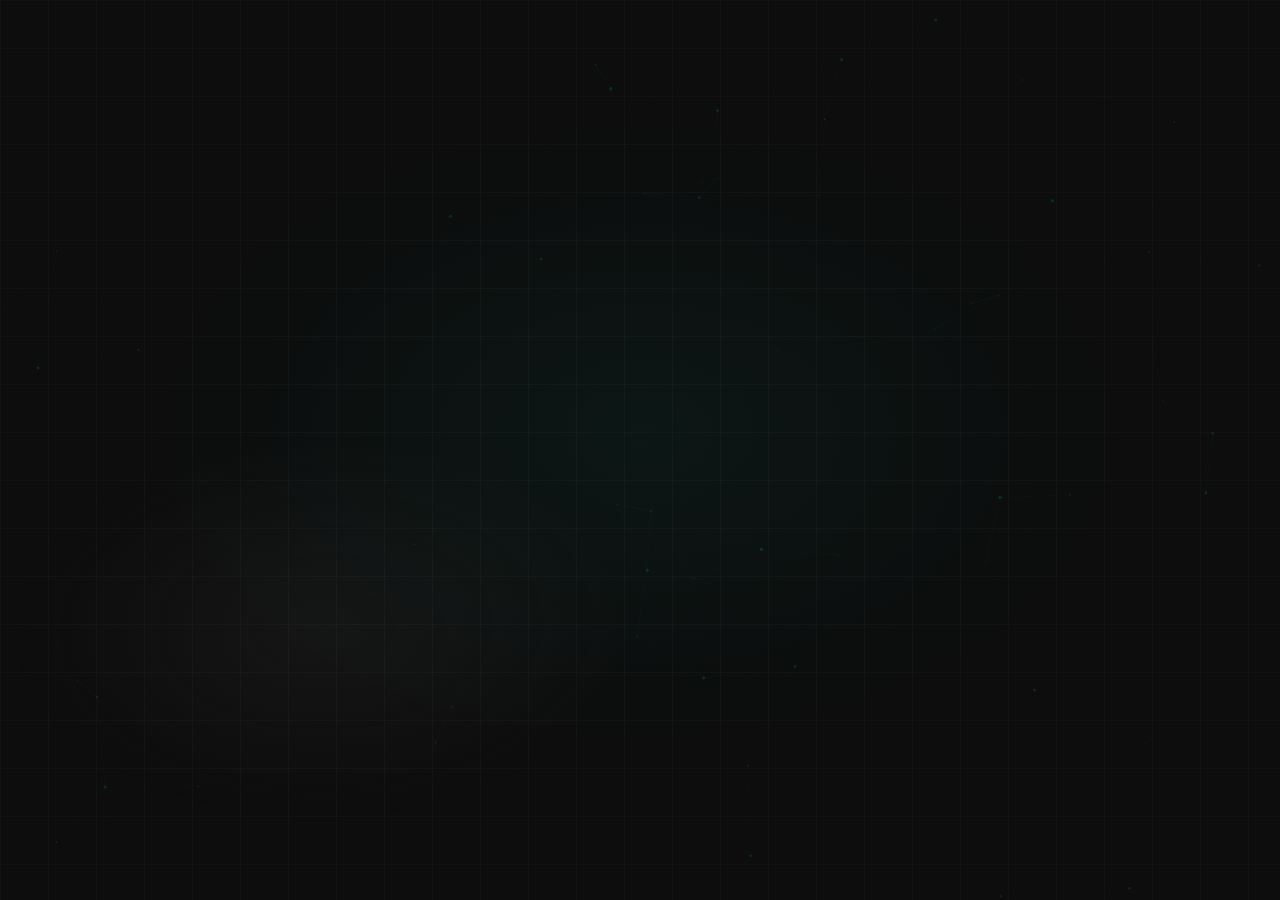
<file: splash.html>
<!DOCTYPE html>
<html lang="en">
<head>
<meta charset="UTF-8"/>
<meta name="viewport" content="width=device-width, initial-scale=1.0"/>
<meta name="description" content="FSV Tech — Enterprise AI Consultancy and Sovereign Technology Solutions for Qatar."/>
<meta name="robots" content="index, follow"/>
<link rel="icon" type="image/svg+xml" href="images/logo.svg"/>
<link rel="alternate icon" href="images/logo.png"/>
<meta property="og:type" content="website"/>
<meta property="og:title" content="FSV Tech"/>
<meta property="og:description" content="FSV Tech — Enterprise AI Consultancy and Sovereign Technology Solutions for Qatar."/>
<meta property="og:url" content="https://fsv-tech.com/"/>
<meta property="og:image" content="https://fsv-tech.com/images/doha-skyline.jpg"/>
<meta property="og:site_name" content="FSV Tech"/>
<meta name="twitter:card" content="summary_large_image"/>
<meta name="twitter:title" content="FSV Tech"/>
<meta name="twitter:description" content="FSV Tech — Enterprise AI Consultancy and Sovereign Technology Solutions for Qatar."/>
<title>FSV Tech</title>
<style>
*, *::before, *::after { box-sizing: border-box; margin: 0; padding: 0; }
html, body { width: 100%; height: 100%; overflow: hidden; background: #0d0d0d; }

#wf { position: fixed; inset: 0; z-index: 0; pointer-events: none; }

.bg-glow {
  position: fixed; inset: 0; z-index: 1; pointer-events: none;
  background:
    radial-gradient(ellipse 55% 50% at 50% 48%, rgba(0,184,160,0.06) 0%, transparent 70%),
    radial-gradient(ellipse 40% 35% at 25% 70%, rgba(30,30,30,0.5) 0%, transparent 60%);
}

/* subtle grid */
.bg-grid {
  position: fixed; inset: 0; z-index: 1; pointer-events: none;
  background-image: linear-gradient(rgba(255,255,255,.025) 1px, transparent 1px),
                    linear-gradient(90deg, rgba(255,255,255,.025) 1px, transparent 1px);
  background-size: 48px 48px;
}

#splash {
  position: fixed; inset: 0; z-index: 10;
  display: flex; flex-direction: column;
  align-items: center; justify-content: center;
}

.logo-stage {
  display: flex; flex-direction: column; align-items: center;
  opacity: 0;
  animation: riseIn 1.1s cubic-bezier(0.16,1,0.3,1) 0.3s forwards;
}

.logo-img {
  width: min(420px, 72vw);
  filter: invert(1) brightness(0.9) drop-shadow(0 0 40px rgba(0,184,160,0.12));
}

.logo-rule {
  height: 1.5px; width: 0;
  background: linear-gradient(90deg, transparent 0%, #00b8a0 30%, #00b8a0 70%, transparent 100%);
  margin-top: 18px;
  animation: ruleIn 0.9s cubic-bezier(0.16,1,0.3,1) 1.0s forwards;
}
@keyframes ruleIn { to { width: min(420px, 72vw); } }

.tagline {
  margin-top: 22px;
  font-family: 'Helvetica Neue', Helvetica, Arial, sans-serif;
  font-size: clamp(0.58rem, 1.4vw, 0.72rem);
  font-weight: 600; letter-spacing: 0.24em; text-transform: uppercase;
  color: rgba(255,255,255,0.28);
  opacity: 0;
  animation: fadeUp 0.7s ease 1.2s forwards;
}
.tagline span { color: rgba(0,184,160,0.8); }

.progress-wrap {
  margin-top: 32px;
  display: flex; flex-direction: column; align-items: center; gap: 10px;
  width: min(420px, 72vw);
  opacity: 0;
  animation: fadeUp 0.5s ease 1.4s forwards;
}
.progress-track { width: 100%; height: 1px; background: rgba(255,255,255,0.08); overflow: hidden; }
.progress-fill { height: 100%; width: 0; background: #00b8a0; transition: width 0.4s cubic-bezier(0.4,0,0.2,1); }
.progress-label {
  font-family: 'Helvetica Neue', Helvetica, Arial, sans-serif;
  font-size: 0.6rem; font-weight: 600; letter-spacing: 0.14em; color: rgba(255,255,255,0.2);
}

@keyframes riseIn {
  from { opacity: 0; transform: translateY(22px) scale(0.97); }
  to   { opacity: 1; transform: translateY(0) scale(1); }
}
@keyframes fadeUp {
  from { opacity: 0; transform: translateY(8px); }
  to   { opacity: 1; transform: translateY(0); }
}

#splash.exit { animation: splashOut 0.65s cubic-bezier(0.4,0,1,1) forwards; }
@keyframes splashOut {
  0%   { opacity: 1; transform: scale(1); }
  100% { opacity: 0; transform: scale(1.04); }
}
</style>
<link rel="canonical" href="https://fsv-tech.com/"/>
</head>
<body>

<canvas id="wf"></canvas>
<div class="bg-glow"></div>
<div class="bg-grid"></div>

<div id="splash">
  <div class="logo-stage">
    <img src="images/logo.png" class="logo-img" alt="FSV Tech"/>
    <div class="logo-rule"></div>
    <div class="tagline">Doha, Qatar &nbsp;·&nbsp; <span>Enterprise Technology</span></div>
    <div class="progress-wrap">
      <div class="progress-track"><div class="progress-fill" id="pFill"></div></div>
      <div class="progress-label" id="pLabel">LOADING</div>
    </div>
  </div>
</div>

<script>
(function(){
  const cv=document.getElementById('wf'),cx=cv.getContext('2d');
  let W,H,pts;
  const N=55,DIST=180,SPD=0.18;
  function resize(){W=cv.width=window.innerWidth;H=cv.height=window.innerHeight;}
  function spawn(){pts=Array.from({length:N},()=>({x:Math.random()*W,y:Math.random()*H,vx:(Math.random()-.5)*SPD,vy:(Math.random()-.5)*SPD,r:Math.random()*1.3+0.4}));}
  function frame(){
    cx.clearRect(0,0,W,H);
    for(let i=0;i<pts.length;i++) for(let j=i+1;j<pts.length;j++){
      const d=Math.hypot(pts[i].x-pts[j].x,pts[i].y-pts[j].y);
      if(d<DIST){const a=(1-d/DIST)*0.11;cx.beginPath();cx.strokeStyle=`rgba(0,184,160,${a})`;cx.lineWidth=0.5;cx.moveTo(pts[i].x,pts[i].y);cx.lineTo(pts[j].x,pts[j].y);cx.stroke();}
    }
    for(const p of pts){cx.beginPath();cx.arc(p.x,p.y,p.r,0,Math.PI*2);cx.fillStyle='rgba(0,184,160,0.18)';cx.fill();p.x+=p.vx;p.y+=p.vy;if(p.x<-15)p.x=W+15;else if(p.x>W+15)p.x=-15;if(p.y<-15)p.y=H+15;else if(p.y>H+15)p.y=-15;}
    requestAnimationFrame(frame);
  }
  window.addEventListener('resize',resize);resize();spawn();frame();
})();

(function(){
  const fill=document.getElementById('pFill'),lbl=document.getElementById('pLabel');
  const steps=[[500,18],[1100,42],[1800,68],[2500,88],[3200,100]];
  function setProgress(v){
    fill.style.width=v+'%';
    lbl.textContent=v<100?v+'%':'100%';
  }
  steps.forEach(([d,v])=>setTimeout(()=>setProgress(v),d));
})();

setTimeout(()=>{const sp=document.getElementById('splash');sp.classList.add('exit');setTimeout(()=>window.location.href='index.html',680);},4000);
</script>
</body>
</html>
</file>
<file: style.css>
@import url('https://fonts.googleapis.com/css2?family=Inter:wght@300;400;500;600;700&display=swap');
@import url('https://fonts.googleapis.com/css2?family=Noto+Sans+Arabic:wght@300;400;500;600;700&display=swap');

:root {
  --black:      #0d0d0d;
  --black2:     #141414;
  --black3:     #1c1c1c;
  --grey-dark:  #2a2a2a;
  --grey-mid:   #3d3d3d;
  --grey:       #6b7280;
  --grey-light: #9ca3af;
  --border:     #e0e0e0;
  --border-dark:#2e2e2e;
  --light:      #f5f5f5;
  --lighter:    #fafafa;
  --teal:       #00b8a0;
  --teal-dark:  #009e8a;
  --teal-dim:   rgba(0,184,160,0.1);
  --white:      #ffffff;
  --body:       #374151;
  --ink:        #111111;
  --muted:      #6b7280;
  --subtle:     #9ca3af;
  --sans:       'Inter', -apple-system, sans-serif;
  --sans-ar:    'Noto Sans Arabic', sans-serif;
  --nav-h:      68px;
  --max:        1160px;
}

*, *::before, *::after { box-sizing: border-box; margin: 0; padding: 0; }
html { scroll-behavior: smooth; -webkit-font-smoothing: antialiased; }
body { font-family: var(--sans); background: #fff; color: var(--body); font-size: 16px; line-height: 1.6; overflow-x: hidden; }
img { display: block; max-width: 100%; }
a { color: inherit; text-decoration: none; }
button { font-family: inherit; cursor: pointer; border: none; background: none; }

/* ARABIC */
body.ar { font-family: var(--sans-ar); direction: rtl; text-align: right; }
body.ar .eyebrow::before { display: none; }
body.ar .eyebrow::after { content: ''; display: block; width: 24px; height: 1.5px; background: var(--teal); flex-shrink: 0; }
body.ar .btn svg, body.ar .btn-text svg { transform: scaleX(-1); }
body.ar .btn:hover svg { transform: scaleX(-1) translateX(-3px); }

/* LAYOUT */
.wrap { max-width: var(--max); margin: 0 auto; padding: 0 40px; }
.section { padding: 100px 0; }

/* EYEBROW */
.eyebrow {
  display: inline-flex; align-items: center; gap: 10px;
  font-size: 0.72rem; font-weight: 600; color: var(--teal);
  letter-spacing: 0.1em; text-transform: uppercase;
}
.eyebrow::before { content: ''; width: 24px; height: 1.5px; background: var(--teal); flex-shrink: 0; }

/* NAV */
#nav {
  position: fixed; top: 0; left: 0; right: 0; z-index: 1000;
  height: var(--nav-h); display: flex; align-items: center;
  background: rgba(255,255,255,0.96); backdrop-filter: blur(16px);
  border-bottom: 1px solid var(--border);
  transition: background .3s, box-shadow .3s;
}
#nav.top { background: transparent; border-color: transparent; }
#nav.top .nav-links a { color: rgba(255,255,255,.75); }
#nav.top .nav-links a:hover { color: #fff; background: rgba(255,255,255,.1); }
#nav.top .hamburger span { background: #fff; }
#nav.top .lang-toggle { background: rgba(255,255,255,.12); border-color: rgba(255,255,255,.2); }
#nav.top .lang-btn { color: rgba(255,255,255,.65); }
.nav-inner { width: 100%; max-width: 1400px; margin: 0 auto; padding: 0 40px; display: flex; align-items: center; justify-content: space-between; gap: 40px; }
.nav-logo img { height: 36px; width: auto; }
#nav.top .nav-logo img { filter: invert(1) brightness(1.5); }
.nav-links { display: flex; align-items: center; gap: 4px; list-style: none; }
.nav-links a { font-size: 0.875rem; font-weight: 500; color: var(--grey); padding: 7px 14px; border-radius: 6px; transition: color .2s, background .2s; white-space: nowrap; }
.nav-links a:hover { color: var(--ink); background: var(--light); }
.nav-links a.active { color: var(--ink); }
.nav-right { display: flex; align-items: center; gap: 12px; }
.lang-toggle { display: flex; align-items: center; background: var(--light); border: 1px solid var(--border); border-radius: 6px; overflow: hidden; flex-shrink: 0; }
.lang-btn { font-size: 12px; font-weight: 600; color: var(--grey); padding: 6px 14px; transition: all .2s; cursor: pointer; white-space: nowrap; }
.lang-btn.active { background: var(--black); color: #fff; }
.lang-btn:not(.active):hover { color: var(--ink); }
.nav-cta { font-size: 0.85rem; font-weight: 600; color: #fff; background: var(--black); padding: 9px 20px; border-radius: 8px; transition: opacity .2s; white-space: nowrap; }
.nav-cta:hover { opacity: .75; }

/* HAMBURGER */
.hamburger { display: none; flex-direction: column; gap: 5px; padding: 8px; }
.hamburger span { display: block; width: 22px; height: 1.5px; background: var(--ink); border-radius: 2px; transition: transform .3s, opacity .3s; }

/* MOBILE MENU */
.mobile-menu {
  display: flex; /* always flex, use visibility+opacity to animate */
  position: fixed; inset: 0; background: #fff; z-index: 999;
  flex-direction: column; align-items: flex-start; justify-content: center;
  padding: 60px 40px; gap: 8px;
  opacity: 0; visibility: hidden; pointer-events: none;
  transition: opacity .3s ease, visibility .3s ease;
}
.mobile-menu.open { opacity: 1; visibility: visible; pointer-events: all; }
.mobile-menu a { font-size: clamp(1.3rem, 5vw, 1.8rem); font-weight: 300; color: var(--grey); padding: 10px 0; transition: color .2s; min-height: 44px; display: flex; align-items: center; }
.mobile-menu a:hover { color: var(--ink); }
.mobile-menu .mob-cta { font-size: 0.9rem !important; font-weight: 600 !important; background: var(--black); color: #fff !important; padding: 14px 28px !important; border-radius: 8px; margin-top: 20px; min-height: 48px !important; display: flex !important; align-items: center !important; }
/* Close button inside mobile menu */
.mobile-menu-close {
  position: absolute; top: 20px; right: 20px;
  width: 44px; height: 44px; display: flex; align-items: center; justify-content: center;
  background: var(--light); border: 1px solid var(--border); border-radius: 50%;
  cursor: pointer; transition: background .2s;
}
.mobile-menu-close:hover { background: var(--border); }
.mobile-menu-close span {
  display: block; width: 18px; height: 1.5px; background: var(--ink);
  border-radius: 2px; position: absolute;
}
.mobile-menu-close span:first-child { transform: rotate(45deg); }
.mobile-menu-close span:last-child  { transform: rotate(-45deg); }
/* Sub-link (Partner Portal indent) */
.mobile-menu .mob-sub { font-size: clamp(1rem, 4vw, 1.2rem) !important; padding-left: 18px !important; color: var(--grey-light) !important; border-left: 2px solid var(--border); margin-left: 4px; }
.mobile-lang { display: flex; gap: 8px; margin-top: 28px; }
.mob-lang-btn { font-size: 13px; font-weight: 600; color: var(--grey); padding: 8px 20px; border: 1px solid var(--border); border-radius: 6px; transition: all .2s; min-height: 44px; }
.mob-lang-btn.active { background: var(--black); color: #fff; border-color: var(--black); }

/* BUTTONS */
.btn { display: inline-flex; align-items: center; gap: 8px; font-size: 0.875rem; font-weight: 600; padding: 11px 22px; border-radius: 8px; transition: all .2s; cursor: pointer; white-space: nowrap; }
.btn svg { width: 15px; height: 15px; transition: transform .2s; flex-shrink: 0; }
.btn:hover svg { transform: translateX(3px); }
.btn-primary { background: var(--black); color: #fff; }
.btn-primary:hover { opacity: .8; transform: translateY(-1px); box-shadow: 0 6px 20px rgba(0,0,0,.18); }
.btn-ghost { background: transparent; color: var(--ink); border: 1.5px solid var(--border); }
.btn-ghost:hover { border-color: var(--ink); background: var(--light); }
.btn-teal { background: var(--teal); color: #fff; }
.btn-teal:hover { background: var(--teal-dark); transform: translateY(-1px); }

/* PAGE BANNER */
.page-banner { padding: calc(var(--nav-h) + 72px) 0 72px; background: var(--black); position: relative; overflow: hidden; }
.page-banner::before {
  content: '';
  position: absolute; inset: 0;
  background:
    radial-gradient(ellipse 60% 60% at 80% 50%, rgba(0,184,160,.08) 0%, transparent 70%),
    radial-gradient(ellipse 40% 40% at 10% 80%, rgba(255,255,255,.03) 0%, transparent 60%);
  pointer-events: none;
}
/* Grid pattern overlay */
.page-banner::after {
  content: '';
  position: absolute; inset: 0;
  background-image: linear-gradient(rgba(255,255,255,.03) 1px, transparent 1px),
                    linear-gradient(90deg, rgba(255,255,255,.03) 1px, transparent 1px);
  background-size: 60px 60px;
  pointer-events: none;
}
.page-banner .wrap { position: relative; z-index: 1; }
.page-banner .eyebrow { margin-bottom: 20px; }
.page-banner h1 { font-size: clamp(2.4rem, 5vw, 3.8rem); font-weight: 700; line-height: 1.1; color: #fff; margin-bottom: 16px; letter-spacing: -0.035em; }
.page-banner h1 em { font-style: normal; color: var(--teal); }
.page-banner p { font-size: 1rem; line-height: 1.75; color: rgba(255,255,255,.7); max-width: 520px; }

/* TAGS */
.tag { display: inline-block; font-size: 0.75rem; font-weight: 500; color: var(--teal); background: rgba(0,184,160,.08); border: 1px solid rgba(0,184,160,.2); padding: 4px 10px; border-radius: 4px; }

/* STAT ROW STRIP */
.stat-strip { background: var(--black); }
.stat-strip-inner { max-width: 1400px; margin: 0 auto; padding: 0 40px; display: grid; grid-template-columns: repeat(4, 1fr); }
.stat-item { padding: 40px 24px; text-align: center; border-right: 1px solid rgba(255,255,255,.07); }
.stat-item:last-child { border-right: none; }
.stat-num { font-size: 2.2rem; font-weight: 700; color: #fff; letter-spacing: -0.04em; }
.stat-num span { color: #fff; }
.stat-lbl { font-size: 0.75rem; color: rgba(255,255,255,.58); margin-top: 4px; }

/* SECTION DIVIDERS — image-like banners using CSS gradients */
.visual-break {
  position: relative; overflow: hidden;
  height: 320px; display: flex; align-items: center; justify-content: center;
}
.visual-break-bg {
  position: absolute; inset: 0;
  background: var(--black);
}
.visual-break-grid {
  position: absolute; inset: 0;
  background-image:
    linear-gradient(rgba(0,184,160,.04) 1px, transparent 1px),
    linear-gradient(90deg, rgba(0,184,160,.04) 1px, transparent 1px);
  background-size: 40px 40px;
}
.visual-break-glow {
  position: absolute; inset: 0;
  background: radial-gradient(ellipse 70% 70% at 50% 50%, rgba(0,184,160,.12) 0%, transparent 70%);
}
.visual-break-content { position: relative; z-index: 1; text-align: center; }

/* FOOTER */
footer { background: var(--black); color: rgba(255,255,255,.5); display: block; }
.footer-grid { max-width: 1400px; margin: 0 auto; padding: 64px 40px 48px; display: grid; grid-template-columns: 1.8fr 1fr 1fr 1fr; gap: 64px; }
.footer-brand img { height: 32px; width: auto; filter: invert(1) brightness(.7); margin-bottom: 16px; }
.footer-brand p { font-size: 0.8rem; line-height: 1.75; color: rgba(255,255,255,.55); max-width: 220px; }
.footer-col h5 { font-size: 0.7rem; font-weight: 600; letter-spacing: 0.1em; text-transform: uppercase; color: rgba(255,255,255,.45); margin-bottom: 18px; }
.footer-col ul { list-style: none; display: flex; flex-direction: column; gap: 10px; }
.footer-col a { font-size: 0.85rem; color: rgba(255,255,255,.62); transition: color .2s; }
.footer-col a:hover { color: #fff; }
.footer-col span { font-size: 0.85rem; color: rgba(255,255,255,.5); }
.footer-bottom { max-width: 1400px; margin: 0 auto; padding: 20px 40px; border-top: 1px solid rgba(255,255,255,.06); display: flex; justify-content: space-between; align-items: center; gap: 20px; }
.footer-bottom span { font-size: 0.75rem; color: rgba(255,255,255,.42); }
.qatar-mark { display: flex; align-items: center; gap: 8px; font-size: 0.7rem; font-weight: 600; letter-spacing: 0.12em; text-transform: uppercase; color: rgba(0,184,160,.5); }
.qatar-pip { width: 5px; height: 5px; border-radius: 50%; background: var(--teal); opacity: .5; }

/* REVEAL */
/* Visible by default — JS opts into animation via body.js-ready */
.fade { opacity: 1; transform: none; }
body.js-ready .fade { opacity: 0; transform: translateY(14px); transition: opacity .55s ease, transform .55s ease; }
body.js-ready .fade.d1 { transition-delay: .1s; }
body.js-ready .fade.d2 { transition-delay: .2s; }
body.js-ready .fade.d3 { transition-delay: .3s; }
body.js-ready .fade.d4 { transition-delay: .4s; }
body.js-ready .fade.in { opacity: 1; transform: none; }


/* PRODUCTS DROPDOWN */
.nav-has-dropdown { position: relative; }
.nav-has-dropdown > a { display: flex; align-items: center; gap: 5px; }
.nav-has-dropdown > a::after {
  content: ""; border: 4px solid transparent; border-top-color: currentColor;
  transform: translateY(2px); display: inline-block; transition: transform .2s;
}
.nav-has-dropdown.open > a::after { transform: translateY(-1px) rotate(180deg); }

.nav-dropdown {
  display: none; position: absolute;
  top: 100%; left: 50%; transform: translateX(-50%);
  padding-top: 10px; /* bridge the gap so mouse travel doesn't close it */
  z-index: 200; min-width: 210px;
}
.nav-dropdown-inner {
  background: #fff; border: 1px solid var(--border); border-radius: 10px;
  box-shadow: 0 8px 32px rgba(0,0,0,.10); padding: 6px;
}
.nav-has-dropdown.open .nav-dropdown,
.nav-has-dropdown:focus-within .nav-dropdown { display: block; }

.nav-dropdown a {
  display: flex; align-items: center; gap: 10px;
  padding: 9px 14px; border-radius: 6px;
  font-size: 0.875rem; font-weight: 500; color: var(--grey);
  white-space: nowrap; text-decoration: none;
  transition: background .15s, color .15s;
}
.nav-dropdown a:hover { background: var(--light); color: var(--ink); }
.nav-dropdown a.dd-active { color: var(--ink); font-weight: 600; }
.nav-dropdown-dot { width: 7px; height: 7px; border-radius: 50%; background: var(--teal); flex-shrink: 0; }

/* Dark nav (transparent top) dropdown */
#nav.top .nav-dropdown-inner { background: #1a1a1a; border-color: rgba(255,255,255,.12); }
#nav.top .nav-dropdown a { color: rgba(255,255,255,.6); }
#nav.top .nav-dropdown a:hover { background: rgba(255,255,255,.08); color: #fff; }

/* RESPONSIVE */
@media(max-width: 960px) {
  .wrap { padding: 0 20px; }
  .nav-inner { padding: 0 20px; }
  .nav-links, .nav-cta, .lang-toggle { display: none; }
  .hamburger { display: flex; }
  .section { padding: 56px 0; }
  .page-banner { padding: calc(var(--nav-h) + 48px) 0 48px; }
  .stat-strip-inner { grid-template-columns: repeat(2, 1fr); padding: 0 20px; }
  .stat-item { border-right: none; border-bottom: 1px solid rgba(255,255,255,.07); }
  .stat-item:nth-child(2n) { border-right: none; }
  .stat-item:nth-last-child(-n+2):not(:nth-child(odd) ~ *) { border-bottom: none; }
  .footer-grid { grid-template-columns: 1fr 1fr; gap: 24px 32px; padding: 36px 20px 28px; }
  .footer-brand { grid-column: 1 / -1; display: flex; align-items: center; gap: 20px; padding-bottom: 20px; border-bottom: 1px solid rgba(255,255,255,.06); margin-bottom: 4px; }
  .footer-brand img { margin-bottom: 0; flex-shrink: 0; }
  .footer-brand p { max-width: 100%; font-size: 0.75rem; }
  .footer-bottom { padding: 16px 20px; }
  /* Buttons full-width stacking on small screens */
  .btn { min-height: 44px; }
}
@media(max-width: 560px) {
  .wrap { padding: 0 16px; }
  .section { padding: 32px 0; }
  /* Footer — brand only, no separator, no bottom bar */
  .footer-grid { grid-template-columns: 1fr; gap: 0; padding: 24px 16px; }
  .footer-brand { border-bottom: none; padding-bottom: 0; margin-bottom: 0; }
  .footer-col h5 { margin-bottom: 12px; }
  .footer-col ul { gap: 8px; }
  .footer-nav-col { display: none; }
  /* Hide all columns — brand only on mobile */
  .footer-grid > div:nth-child(2),
  .footer-grid > div:nth-child(3),
  .footer-grid > div:nth-child(4) { display: none; }
  .footer-bottom { display: none; }
  .stat-item:last-child { border-bottom: none; }
  /* Hide decorative/fluff sections on mobile */
  .ticker-wrap { display: none; }
  .image-band { display: none; }
  .doha-section { display: none; }
  .process-section { display: none; }
  .svc-img-panel { display: none; }
  /* Tighter hero on mobile — always clear the fixed nav */
  .hero { min-height: auto; padding: calc(var(--nav-h) + 24px) 0 40px; }
  /* Reduce page banner padding — always clear the fixed nav */
  .page-banner { padding: calc(var(--nav-h) + 24px) 0 36px; }
  .page-banner h1 { font-size: clamp(1.8rem, 8vw, 2.4rem); }
  /* Hide about pillars section on mobile - mission section covers it */
  .pillars-grid { display: none !important; }
  /* Tighter stat strip */
  .stat-strip-inner { gap: 0; }
}

/* SKIP LINK (accessibility) */
.skip-link {
  position: absolute; top: -100px; left: 16px;
  background: var(--teal); color: #fff;
  font-size: 0.875rem; font-weight: 600; padding: 10px 18px;
  border-radius: 0 0 8px 8px; text-decoration: none;
  transition: top .2s; z-index: 9999;
}
.skip-link:focus { top: 0; }

/* ── Sitewide geometry background ── */
#bg-geo { position: fixed; inset: 0; z-index: -1; pointer-events: none; }
</file>
